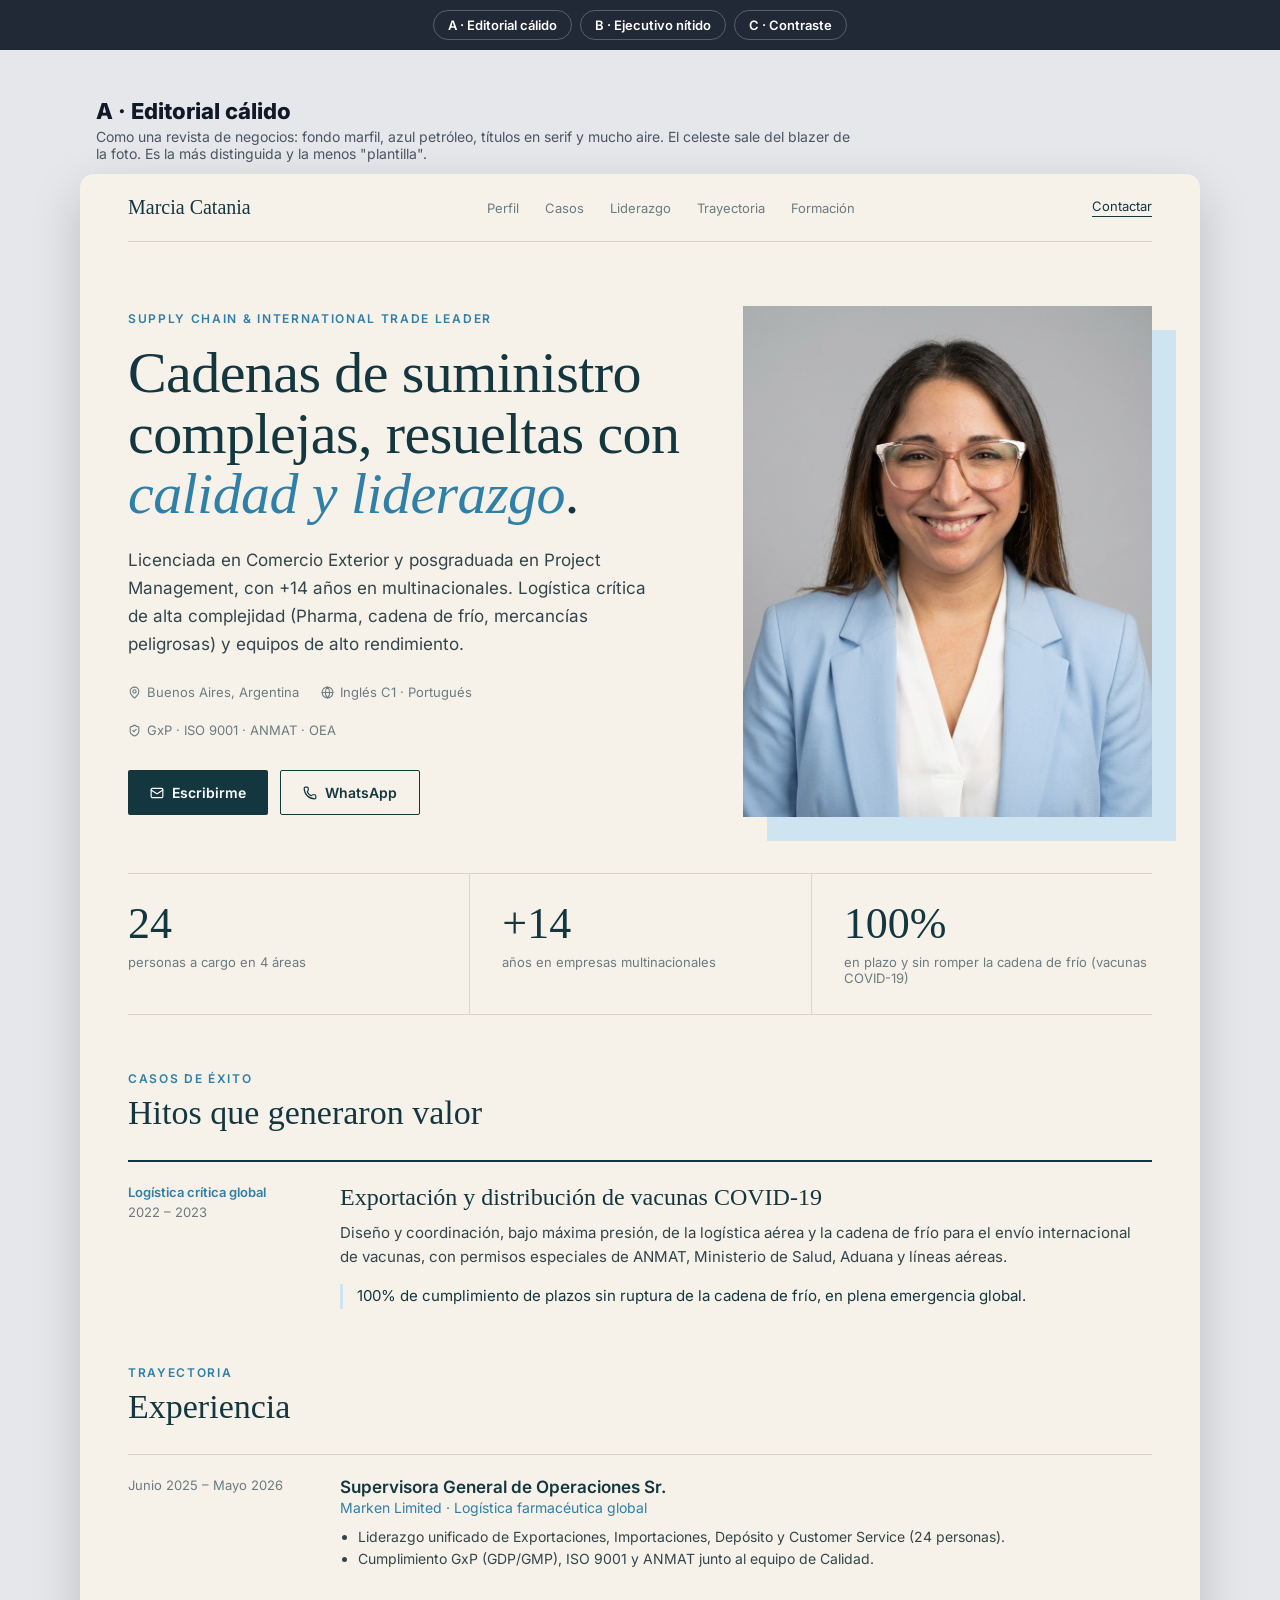
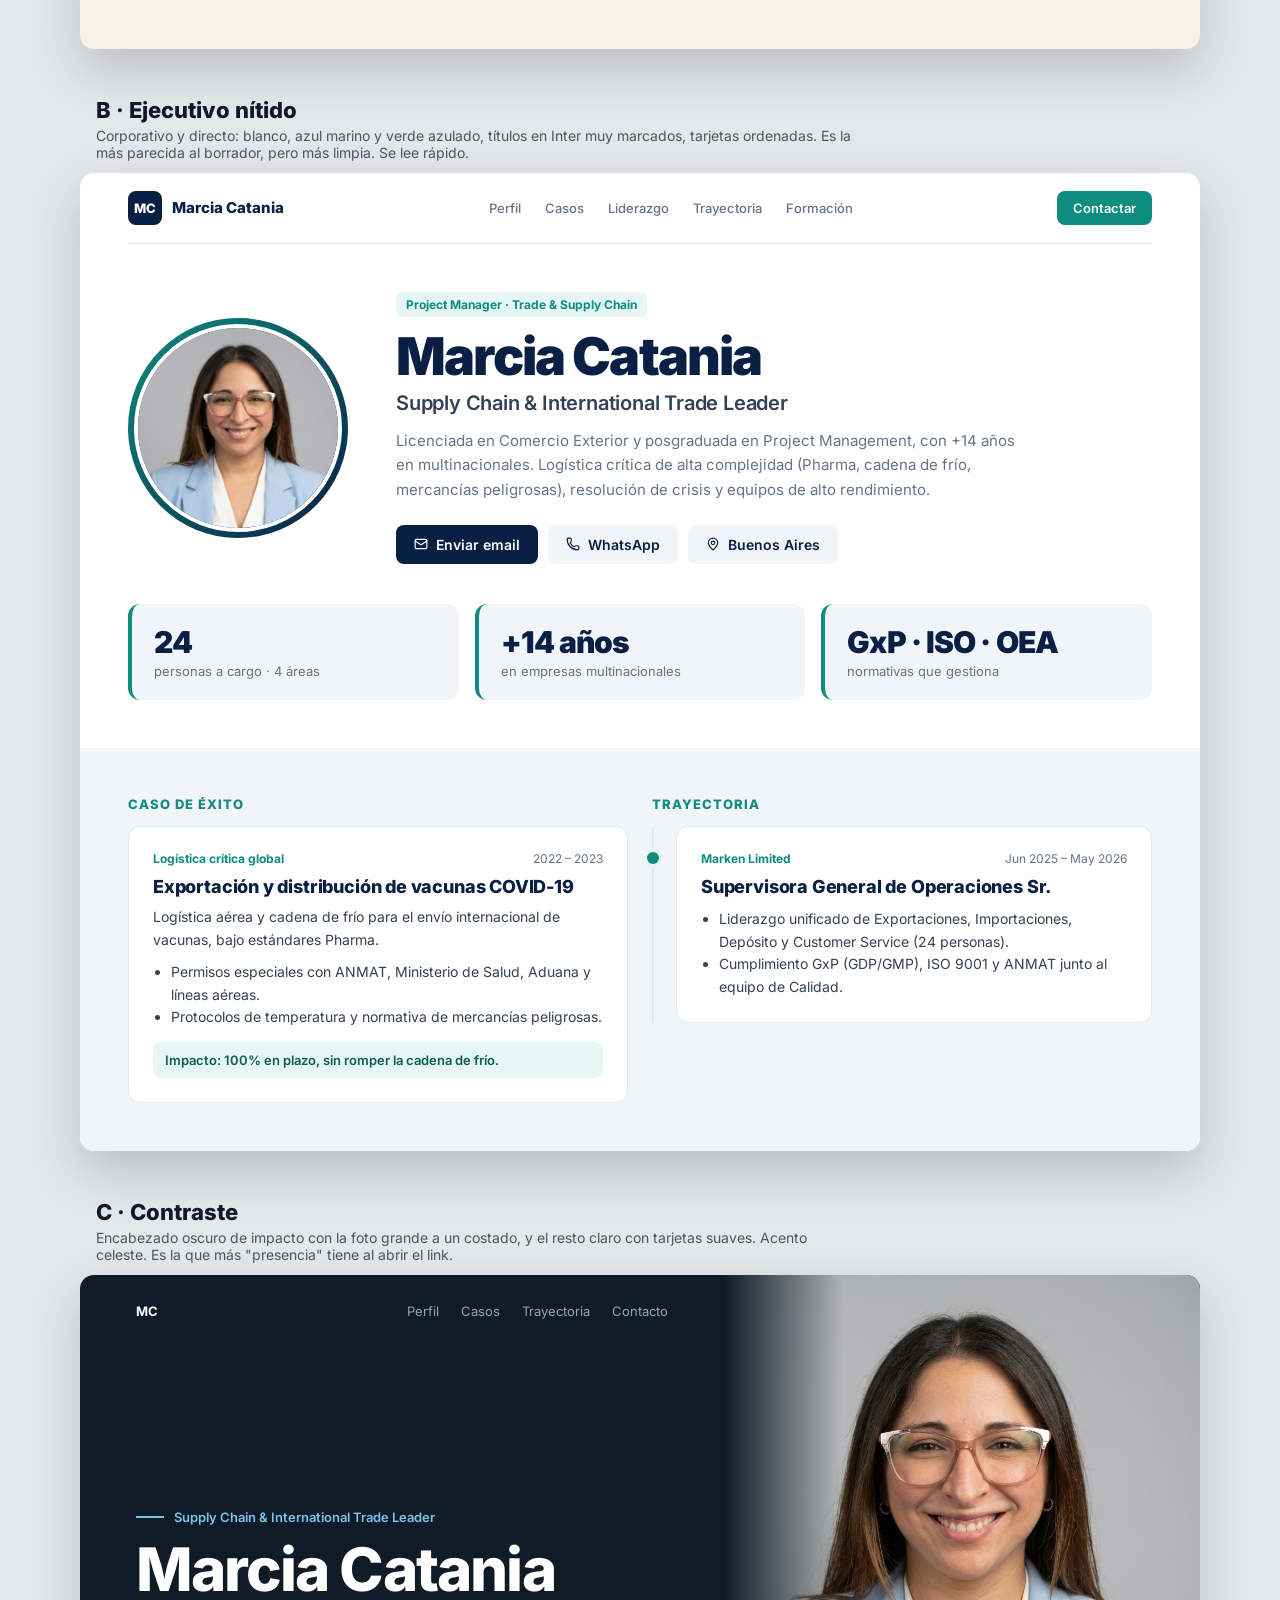
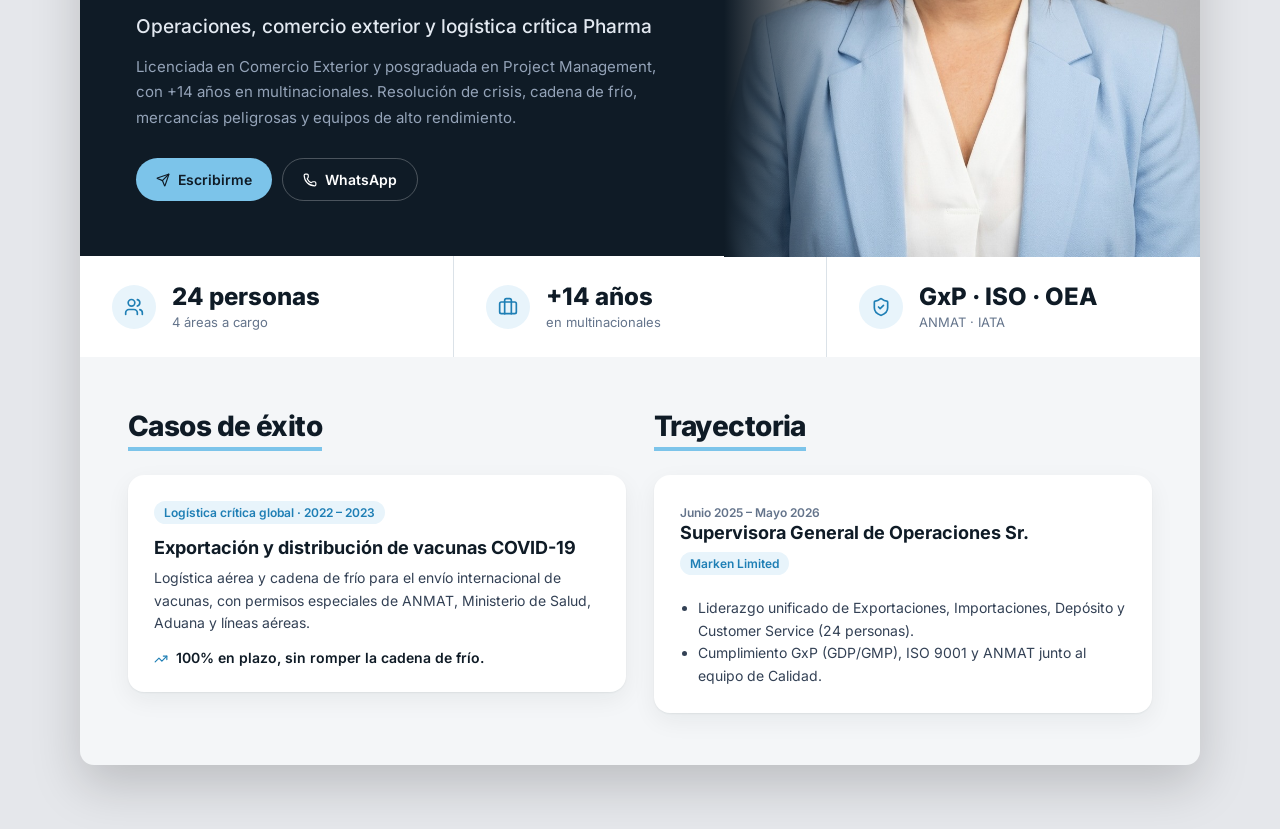
<file: propuestas/index.html>
<!DOCTYPE html>
<html lang="es">
<head>
    <meta charset="UTF-8">
    <meta name="viewport" content="width=device-width, initial-scale=1.0">
    <title>Propuestas de diseño</title>
    <link rel="stylesheet" href="../sitio/fuentes/fuentes.css">
    <style>
        /* Página de muestra (paso 2): tres direcciones visuales para elegir. No se publica.
           CSS propio, sin Tailwind, para no mezclarlo con el sitio. La serif de la A es Georgia (viene con Windows);
           si se elige, se baja una serif libre (Fraunces o Source Serif) a sitio/fuentes/. */
        * { box-sizing: border-box; margin: 0; padding: 0; }
        body { font-family: 'Inter', sans-serif; background: #e5e7eb; color: #1f2937; -webkit-font-smoothing: antialiased; }
        img { display: block; max-width: 100%; }
        svg.lucide { width: 1em; height: 1em; }

        /* Barra para saltar entre propuestas */
        .selector { position: sticky; top: 0; z-index: 50; display: flex; gap: 8px; justify-content: center; flex-wrap: wrap;
                    padding: 10px 16px; background: rgba(17,24,39,.92); backdrop-filter: blur(8px); }
        .selector a { color: #fff; text-decoration: none; font-size: 13px; font-weight: 600; padding: 6px 14px;
                      border-radius: 999px; border: 1px solid rgba(255,255,255,.25); }
        .selector a:hover { background: rgba(255,255,255,.12); }
        .rotulo { max-width: 1120px; margin: 48px auto 12px; padding: 0 16px; }
        .rotulo h2 { font-size: 22px; font-weight: 800; color: #111827; }
        .rotulo p { font-size: 14px; color: #4b5563; margin-top: 4px; max-width: 760px; }
        .muestra { max-width: 1120px; margin: 0 auto; border-radius: 14px; overflow: hidden; box-shadow: 0 20px 50px rgba(0,0,0,.18); }
        @media (max-width: 1150px) { .muestra { margin: 0 16px; } }
        .envoltura { padding: 0 48px; }
        @media (max-width: 720px) { .envoltura { padding: 0 20px; } }

        /* ============ A · EDITORIAL CÁLIDO ============ */
        .a { --fondo: #f6f2ea; --tinta: #13363f; --texto: #33454b; --suave: #6b7b80; --acento: #2f7fa8; --celeste: #cfe4f1; --linea: #ddd5c6;
             background: var(--fondo); color: var(--texto); }
        .a .serif { font-family: Georgia, 'Times New Roman', serif; }
        .a nav { display: flex; justify-content: space-between; align-items: center; padding: 22px 0; border-bottom: 1px solid var(--linea); }
        .a nav .marca { font-family: Georgia, serif; font-size: 20px; color: var(--tinta); }
        .a nav ul { display: flex; gap: 26px; list-style: none; font-size: 13px; color: var(--suave); }
        .a nav .boton { font-size: 13px; color: var(--tinta); border-bottom: 1px solid var(--tinta); padding-bottom: 2px; text-decoration: none; }
        .a .hero { display: grid; grid-template-columns: 1.35fr 1fr; gap: 64px; align-items: center; padding: 64px 0 56px; }
        .a .volanta { font-size: 12px; letter-spacing: .14em; text-transform: uppercase; color: var(--acento); font-weight: 600; }
        .a h1 { font-family: Georgia, serif; font-weight: 400; font-size: 58px; line-height: 1.04; color: var(--tinta); margin: 16px 0 22px; letter-spacing: -.01em; }
        .a h1 em { color: var(--acento); }
        .a .bajada { font-size: 17px; line-height: 1.65; max-width: 540px; }
        .a .datos { display: flex; gap: 22px; flex-wrap: wrap; margin-top: 26px; font-size: 13px; color: var(--suave); }
        .a .datos span { display: inline-flex; align-items: center; gap: 6px; }
        .a .acciones { display: flex; gap: 12px; margin-top: 32px; }
        .a .btn { display: inline-flex; align-items: center; gap: 8px; padding: 13px 22px; font-size: 14px; font-weight: 600; text-decoration: none; border-radius: 2px; }
        .a .btn.primario { background: var(--tinta); color: #fff; }
        .a .btn.secundario { color: var(--tinta); border: 1px solid var(--tinta); }
        .a .foto { position: relative; }
        .a .foto::before { content: ""; position: absolute; inset: 24px -24px -24px 24px; background: var(--celeste); }
        .a .foto img { position: relative; aspect-ratio: 4/5; object-fit: cover; object-position: top; width: 100%; }
        .a .numeros { display: grid; grid-template-columns: repeat(3, 1fr); border-top: 1px solid var(--linea); border-bottom: 1px solid var(--linea); }
        .a .numeros div { padding: 28px 0; }
        .a .numeros div + div { border-left: 1px solid var(--linea); padding-left: 32px; }
        .a .numeros b { display: block; font-family: Georgia, serif; font-weight: 400; font-size: 44px; color: var(--tinta); line-height: 1; }
        .a .numeros small { display: block; font-size: 13px; color: var(--suave); margin-top: 8px; }
        .a .seccion { padding: 56px 0; }
        .a .seccion h3 { font-family: Georgia, serif; font-weight: 400; font-size: 34px; color: var(--tinta); margin-bottom: 28px; }
        .a .seccion h3 span { font-family: 'Inter', sans-serif; font-size: 12px; letter-spacing: .14em; text-transform: uppercase; color: var(--acento); font-weight: 600; display: block; margin-bottom: 8px; }
        .a .caso { display: grid; grid-template-columns: 180px 1fr; gap: 32px; border-top: 2px solid var(--tinta); padding-top: 22px; }
        .a .caso .meta { font-size: 13px; color: var(--suave); }
        .a .caso .meta b { display: block; color: var(--acento); font-weight: 600; margin-bottom: 4px; }
        .a .caso h4 { font-family: Georgia, serif; font-weight: 400; font-size: 24px; color: var(--tinta); margin-bottom: 10px; }
        .a .caso p { font-size: 15px; line-height: 1.65; }
        .a .caso .impacto { margin-top: 14px; padding-left: 14px; border-left: 3px solid var(--celeste); color: var(--tinta); }
        .a .puesto { display: grid; grid-template-columns: 180px 1fr; gap: 32px; padding: 22px 0; border-top: 1px solid var(--linea); }
        .a .puesto .fecha { font-size: 13px; color: var(--suave); }
        .a .puesto h4 { font-size: 17px; color: var(--tinta); font-weight: 600; }
        .a .puesto .empresa { font-size: 14px; color: var(--acento); margin: 2px 0 10px; }
        .a .puesto li { font-size: 14px; line-height: 1.6; margin-left: 18px; }

        /* ============ B · EJECUTIVO NÍTIDO ============ */
        .b { --marino: #0a1f44; --texto: #334155; --suave: #64748b; --acento: #0e8c7e; --panel: #f1f5f9; --linea: #e2e8f0;
             background: #fff; color: var(--texto); }
        .b nav { display: flex; justify-content: space-between; align-items: center; padding: 18px 0; }
        .b nav .marca { display: flex; align-items: center; gap: 10px; font-weight: 800; color: var(--marino); font-size: 15px; }
        .b nav .marca i { width: 34px; height: 34px; border-radius: 8px; background: var(--marino); color: #fff; display: grid; place-items: center; font-style: normal; font-size: 13px; }
        .b nav ul { display: flex; gap: 24px; list-style: none; font-size: 13px; font-weight: 500; color: var(--suave); }
        .b nav .boton { background: var(--acento); color: #fff; font-size: 13px; font-weight: 600; padding: 9px 16px; border-radius: 8px; text-decoration: none; }
        .b .hero { display: grid; grid-template-columns: auto 1fr; gap: 48px; align-items: center; padding: 48px 0 40px; border-top: 1px solid var(--linea); }
        .b .foto { width: 220px; height: 220px; border-radius: 50%; padding: 6px; background: linear-gradient(135deg, var(--acento), var(--marino)); }
        .b .foto img { width: 100%; height: 100%; border-radius: 50%; object-fit: cover; object-position: top; border: 4px solid #fff; }
        .b .etiqueta { display: inline-block; font-size: 12px; font-weight: 700; color: var(--acento); background: #e6f6f4; padding: 5px 10px; border-radius: 6px; }
        .b h1 { font-size: 52px; font-weight: 900; color: var(--marino); letter-spacing: -.035em; line-height: 1; margin: 14px 0 8px; }
        .b .cargo { font-size: 20px; font-weight: 600; color: var(--texto); letter-spacing: -.01em; }
        .b .bajada { font-size: 15px; line-height: 1.65; margin-top: 14px; max-width: 640px; color: var(--suave); }
        .b .acciones { display: flex; gap: 10px; margin-top: 22px; flex-wrap: wrap; }
        .b .btn { display: inline-flex; align-items: center; gap: 8px; padding: 11px 18px; font-size: 14px; font-weight: 600; text-decoration: none; border-radius: 8px; }
        .b .btn.primario { background: var(--marino); color: #fff; }
        .b .btn.secundario { background: var(--panel); color: var(--marino); }
        .b .numeros { display: grid; grid-template-columns: repeat(3, 1fr); gap: 16px; padding-bottom: 48px; }
        .b .numeros div { background: var(--panel); border-radius: 12px; padding: 20px 22px; border-left: 4px solid var(--acento); }
        .b .numeros b { display: block; font-size: 30px; font-weight: 900; color: var(--marino); letter-spacing: -.03em; }
        .b .numeros small { font-size: 13px; color: var(--suave); }
        .b .franja { background: var(--panel); padding: 48px 0; }
        .b .dos { display: grid; grid-template-columns: 1fr 1fr; gap: 24px; }
        .b h3 { font-size: 13px; font-weight: 800; letter-spacing: .08em; text-transform: uppercase; color: var(--acento); margin-bottom: 14px; }
        .b .tarjeta { background: #fff; border: 1px solid var(--linea); border-radius: 12px; padding: 24px; }
        .b .tarjeta .arriba { display: flex; justify-content: space-between; font-size: 12px; color: var(--suave); margin-bottom: 10px; }
        .b .tarjeta .arriba b { color: var(--acento); font-weight: 700; }
        .b .tarjeta h4 { font-size: 18px; font-weight: 800; color: var(--marino); letter-spacing: -.01em; margin-bottom: 8px; line-height: 1.25; }
        .b .tarjeta p, .b .tarjeta li { font-size: 14px; line-height: 1.6; }
        .b .tarjeta ul { margin: 10px 0 0 18px; }
        .b .impacto { margin-top: 14px; background: #e6f6f4; color: #0b5e55; font-size: 13px; font-weight: 600; padding: 10px 12px; border-radius: 8px; }
        .b .linea-tiempo { border-left: 2px solid var(--linea); padding-left: 22px; position: relative; }
        .b .linea-tiempo::before { content: ""; position: absolute; left: -7px; top: 26px; width: 12px; height: 12px; border-radius: 50%; background: var(--acento); box-shadow: 0 0 0 4px #e6f6f4; }

        /* ============ C · CONTRASTE ============ */
        .c { --noche: #0f1b26; --texto: #334155; --suave: #64748b; --acento: #7cc4ea; --acento-osc: #1f7fb5; --fondo: #f4f6f8;
             background: var(--fondo); color: var(--texto); }
        .c .hero { display: grid; grid-template-columns: 1.15fr .85fr; background: var(--noche); color: #cbd5e1; min-height: 560px; }
        .c .hero .texto { padding: 28px 56px 56px; display: flex; flex-direction: column; }
        @media (max-width: 720px) { .c .hero .texto { padding: 24px 20px 40px; } }
        .c nav { display: flex; gap: 22px; font-size: 13px; color: #94a3b8; margin-bottom: auto; flex-wrap: wrap; }
        .c nav b { color: #fff; margin-right: auto; font-weight: 700; }
        .c .volanta { margin-top: 56px; font-size: 13px; color: var(--acento); font-weight: 600; display: flex; align-items: center; gap: 10px; }
        .c .volanta::before { content: ""; width: 28px; height: 2px; background: var(--acento); }
        .c h1 { color: #fff; font-size: 60px; font-weight: 800; letter-spacing: -.03em; line-height: 1; margin: 14px 0 16px; }
        .c .cargo { font-size: 19px; color: #e2e8f0; font-weight: 500; }
        .c .bajada { font-size: 15px; line-height: 1.7; margin-top: 16px; max-width: 520px; color: #94a3b8; }
        .c .acciones { display: flex; gap: 10px; margin-top: 28px; flex-wrap: wrap; }
        .c .btn { display: inline-flex; align-items: center; gap: 8px; padding: 12px 20px; font-size: 14px; font-weight: 600; text-decoration: none; border-radius: 999px; }
        .c .btn.primario { background: var(--acento); color: var(--noche); }
        .c .btn.secundario { color: #fff; border: 1px solid rgba(255,255,255,.25); }
        .c .hero .foto { position: relative; }
        .c .hero .foto img { width: 100%; height: 100%; object-fit: cover; object-position: top; }
        .c .hero .foto::after { content: ""; position: absolute; inset: 0; background: linear-gradient(90deg, var(--noche) 0%, transparent 25%); }
        .c .numeros { display: grid; grid-template-columns: repeat(3, 1fr); gap: 1px; background: #dbe2e8; margin-top: -1px; }
        .c .numeros div { background: #fff; padding: 26px 32px; display: flex; align-items: center; gap: 16px; }
        .c .numeros .icono { width: 44px; height: 44px; border-radius: 50%; background: #e8f4fb; color: var(--acento-osc); display: grid; place-items: center; font-size: 20px; flex-shrink: 0; }
        .c .numeros b { display: block; font-size: 24px; font-weight: 800; color: var(--noche); }
        .c .numeros small { font-size: 13px; color: var(--suave); }
        .c .seccion { padding-top: 52px; padding-bottom: 52px; }
        .c h3 { font-size: 28px; font-weight: 800; color: var(--noche); letter-spacing: -.02em; margin-bottom: 24px; display: inline-block; border-bottom: 4px solid var(--acento); padding-bottom: 4px; }
        .c .dos { display: grid; grid-template-columns: 1fr 1fr; gap: 28px; }
        .c .tarjeta { background: #fff; border-radius: 16px; padding: 26px; box-shadow: 0 1px 2px rgba(15,27,38,.06), 0 8px 24px rgba(15,27,38,.06); }
        .c .tarjeta .chip { display: inline-block; font-size: 12px; font-weight: 600; color: var(--acento-osc); background: #e8f4fb; padding: 4px 10px; border-radius: 999px; margin-bottom: 12px; }
        .c .tarjeta h4 { font-size: 18px; font-weight: 700; color: var(--noche); margin-bottom: 8px; line-height: 1.3; }
        .c .tarjeta p, .c .tarjeta li { font-size: 14px; line-height: 1.6; }
        .c .tarjeta ul { margin: 10px 0 0 18px; }
        .c .impacto { display: flex; gap: 8px; margin-top: 14px; font-size: 14px; color: var(--noche); font-weight: 600; }
        .c .impacto svg { color: var(--acento-osc); flex-shrink: 0; margin-top: 3px; }
        .c .tarjeta .fecha { font-size: 12px; color: var(--suave); font-weight: 600; }

        /* Celular: todo en una columna */
        @media (max-width: 860px) {
            .a .hero, .b .hero, .c .hero, .a .caso, .a .puesto, .b .dos, .c .dos { grid-template-columns: 1fr; }
            .a nav ul, .b nav ul { display: none; }
            .a h1 { font-size: 40px; } .b h1 { font-size: 38px; } .c h1 { font-size: 42px; }
            .a .numeros, .b .numeros, .c .numeros { grid-template-columns: 1fr; }
            .a .numeros div + div { border-left: 0; padding-left: 0; border-top: 1px solid var(--linea); }
            .a .foto { max-width: 320px; margin-right: 24px; }
            .c .hero .foto { height: 380px; order: -1; }
            .c .hero .foto::after { background: linear-gradient(0deg, var(--noche) 0%, transparent 35%); }
            .c .volanta { margin-top: 8px; }
        }
    </style>
</head>
<body>

<div class="selector">
    <a href="#a">A · Editorial cálido</a>
    <a href="#b">B · Ejecutivo nítido</a>
    <a href="#c">C · Contraste</a>
</div>

<!-- ======================= A ======================= -->
<div class="rotulo" id="a">
    <h2>A · Editorial cálido</h2>
    <p>Como una revista de negocios: fondo marfil, azul petróleo, títulos en serif y mucho aire. El celeste sale del blazer de la foto. Es la más distinguida y la menos "plantilla".</p>
</div>
<div class="muestra a">
    <div class="envoltura">
        <nav>
            <span class="marca">Marcia Catania</span>
            <ul><li>Perfil</li><li>Casos</li><li>Liderazgo</li><li>Trayectoria</li><li>Formación</li></ul>
            <a class="boton" href="#a">Contactar</a>
        </nav>
        <section class="hero">
            <div>
                <span class="volanta">Supply Chain & International Trade Leader</span>
                <h1>Cadenas de suministro complejas, resueltas con <em>calidad y liderazgo</em>.</h1>
                <p class="bajada">Licenciada en Comercio Exterior y posgraduada en Project Management, con +14 años en multinacionales. Logística crítica de alta complejidad (Pharma, cadena de frío, mercancías peligrosas) y equipos de alto rendimiento.</p>
                <div class="datos">
                    <span><i data-lucide="map-pin"></i> Buenos Aires, Argentina</span>
                    <span><i data-lucide="globe"></i> Inglés C1 · Portugués</span>
                    <span><i data-lucide="shield-check"></i> GxP · ISO 9001 · ANMAT · OEA</span>
                </div>
                <div class="acciones">
                    <a class="btn primario" href="#a"><i data-lucide="mail"></i> Escribirme</a>
                    <a class="btn secundario" href="#a"><i data-lucide="phone"></i> WhatsApp</a>
                </div>
            </div>
            <div class="foto"><img src="../sitio/img/marcia.jpg" alt="Marcia Catania"></div>
        </section>
        <div class="numeros">
            <div><b>24</b><small>personas a cargo en 4 áreas</small></div>
            <div><b>+14</b><small>años en empresas multinacionales</small></div>
            <div><b>100%</b><small>en plazo y sin romper la cadena de frío (vacunas COVID-19)</small></div>
        </div>
        <section class="seccion">
            <h3><span>Casos de éxito</span>Hitos que generaron valor</h3>
            <div class="caso">
                <div class="meta"><b>Logística crítica global</b>2022 – 2023</div>
                <div>
                    <h4>Exportación y distribución de vacunas COVID-19</h4>
                    <p>Diseño y coordinación, bajo máxima presión, de la logística aérea y la cadena de frío para el envío internacional de vacunas, con permisos especiales de ANMAT, Ministerio de Salud, Aduana y líneas aéreas.</p>
                    <p class="impacto">100% de cumplimiento de plazos sin ruptura de la cadena de frío, en plena emergencia global.</p>
                </div>
            </div>
        </section>
        <section class="seccion" style="padding-top:0">
            <h3><span>Trayectoria</span>Experiencia</h3>
            <div class="puesto">
                <div class="fecha">Junio 2025 – Mayo 2026</div>
                <div>
                    <h4>Supervisora General de Operaciones Sr.</h4>
                    <div class="empresa">Marken Limited · Logística farmacéutica global</div>
                    <ul>
                        <li>Liderazgo unificado de Exportaciones, Importaciones, Depósito y Customer Service (24 personas).</li>
                        <li>Cumplimiento GxP (GDP/GMP), ISO 9001 y ANMAT junto al equipo de Calidad.</li>
                    </ul>
                </div>
            </div>
        </section>
    </div>
</div>

<!-- ======================= B ======================= -->
<div class="rotulo" id="b">
    <h2>B · Ejecutivo nítido</h2>
    <p>Corporativo y directo: blanco, azul marino y verde azulado, títulos en Inter muy marcados, tarjetas ordenadas. Es la más parecida al borrador, pero más limpia. Se lee rápido.</p>
</div>
<div class="muestra b">
    <div class="envoltura">
        <nav>
            <span class="marca"><i>MC</i> Marcia Catania</span>
            <ul><li>Perfil</li><li>Casos</li><li>Liderazgo</li><li>Trayectoria</li><li>Formación</li></ul>
            <a class="boton" href="#b">Contactar</a>
        </nav>
        <section class="hero">
            <div class="foto"><img src="../sitio/img/marcia.jpg" alt="Marcia Catania"></div>
            <div>
                <span class="etiqueta">Project Manager · Trade & Supply Chain</span>
                <h1>Marcia Catania</h1>
                <div class="cargo">Supply Chain & International Trade Leader</div>
                <p class="bajada">Licenciada en Comercio Exterior y posgraduada en Project Management, con +14 años en multinacionales. Logística crítica de alta complejidad (Pharma, cadena de frío, mercancías peligrosas), resolución de crisis y equipos de alto rendimiento.</p>
                <div class="acciones">
                    <a class="btn primario" href="#b"><i data-lucide="mail"></i> Enviar email</a>
                    <a class="btn secundario" href="#b"><i data-lucide="phone"></i> WhatsApp</a>
                    <a class="btn secundario" href="#b"><i data-lucide="map-pin"></i> Buenos Aires</a>
                </div>
            </div>
        </section>
        <div class="numeros">
            <div><b>24</b><small>personas a cargo · 4 áreas</small></div>
            <div><b>+14 años</b><small>en empresas multinacionales</small></div>
            <div><b>GxP · ISO · OEA</b><small>normativas que gestiona</small></div>
        </div>
    </div>
    <div class="franja">
        <div class="envoltura dos">
            <div>
                <h3>Caso de éxito</h3>
                <div class="tarjeta">
                    <div class="arriba"><b>Logística crítica global</b><span>2022 – 2023</span></div>
                    <h4>Exportación y distribución de vacunas COVID-19</h4>
                    <p>Logística aérea y cadena de frío para el envío internacional de vacunas, bajo estándares Pharma.</p>
                    <ul>
                        <li>Permisos especiales con ANMAT, Ministerio de Salud, Aduana y líneas aéreas.</li>
                        <li>Protocolos de temperatura y normativa de mercancías peligrosas.</li>
                    </ul>
                    <div class="impacto">Impacto: 100% en plazo, sin romper la cadena de frío.</div>
                </div>
            </div>
            <div>
                <h3>Trayectoria</h3>
                <div class="linea-tiempo">
                    <div class="tarjeta">
                        <div class="arriba"><b>Marken Limited</b><span>Jun 2025 – May 2026</span></div>
                        <h4>Supervisora General de Operaciones Sr.</h4>
                        <ul>
                            <li>Liderazgo unificado de Exportaciones, Importaciones, Depósito y Customer Service (24 personas).</li>
                            <li>Cumplimiento GxP (GDP/GMP), ISO 9001 y ANMAT junto al equipo de Calidad.</li>
                        </ul>
                    </div>
                </div>
            </div>
        </div>
    </div>
</div>

<!-- ======================= C ======================= -->
<div class="rotulo" id="c">
    <h2>C · Contraste</h2>
    <p>Encabezado oscuro de impacto con la foto grande a un costado, y el resto claro con tarjetas suaves. Acento celeste. Es la que más "presencia" tiene al abrir el link.</p>
</div>
<div class="muestra c">
    <section class="hero">
        <div class="texto">
            <nav><b>MC</b><span>Perfil</span><span>Casos</span><span>Trayectoria</span><span>Contacto</span></nav>
            <span class="volanta">Supply Chain & International Trade Leader</span>
            <h1>Marcia Catania</h1>
            <div class="cargo">Operaciones, comercio exterior y logística crítica Pharma</div>
            <p class="bajada">Licenciada en Comercio Exterior y posgraduada en Project Management, con +14 años en multinacionales. Resolución de crisis, cadena de frío, mercancías peligrosas y equipos de alto rendimiento.</p>
            <div class="acciones">
                <a class="btn primario" href="#c"><i data-lucide="send"></i> Escribirme</a>
                <a class="btn secundario" href="#c"><i data-lucide="phone"></i> WhatsApp</a>
            </div>
        </div>
        <div class="foto"><img src="../sitio/img/marcia.jpg" alt="Marcia Catania"></div>
    </section>
    <div class="numeros">
        <div><span class="icono"><i data-lucide="users"></i></span><span><b>24 personas</b><small>4 áreas a cargo</small></span></div>
        <div><span class="icono"><i data-lucide="briefcase"></i></span><span><b>+14 años</b><small>en multinacionales</small></span></div>
        <div><span class="icono"><i data-lucide="shield-check"></i></span><span><b>GxP · ISO · OEA</b><small>ANMAT · IATA</small></span></div>
    </div>
    <div class="envoltura seccion">
        <div class="dos">
            <div>
                <h3>Casos de éxito</h3>
                <div class="tarjeta">
                    <span class="chip">Logística crítica global · 2022 – 2023</span>
                    <h4>Exportación y distribución de vacunas COVID-19</h4>
                    <p>Logística aérea y cadena de frío para el envío internacional de vacunas, con permisos especiales de ANMAT, Ministerio de Salud, Aduana y líneas aéreas.</p>
                    <div class="impacto"><i data-lucide="trending-up"></i> 100% en plazo, sin romper la cadena de frío.</div>
                </div>
            </div>
            <div>
                <h3>Trayectoria</h3>
                <div class="tarjeta">
                    <span class="fecha">Junio 2025 – Mayo 2026</span>
                    <h4>Supervisora General de Operaciones Sr.</h4>
                    <span class="chip">Marken Limited</span>
                    <ul>
                        <li>Liderazgo unificado de Exportaciones, Importaciones, Depósito y Customer Service (24 personas).</li>
                        <li>Cumplimiento GxP (GDP/GMP), ISO 9001 y ANMAT junto al equipo de Calidad.</li>
                    </ul>
                </div>
            </div>
        </div>
    </div>
</div>

<div style="height:64px"></div>
<script src="../sitio/js/vendor/lucide.min.js"></script>
<script>lucide.createIcons();</script>
</body>
</html>
</file>
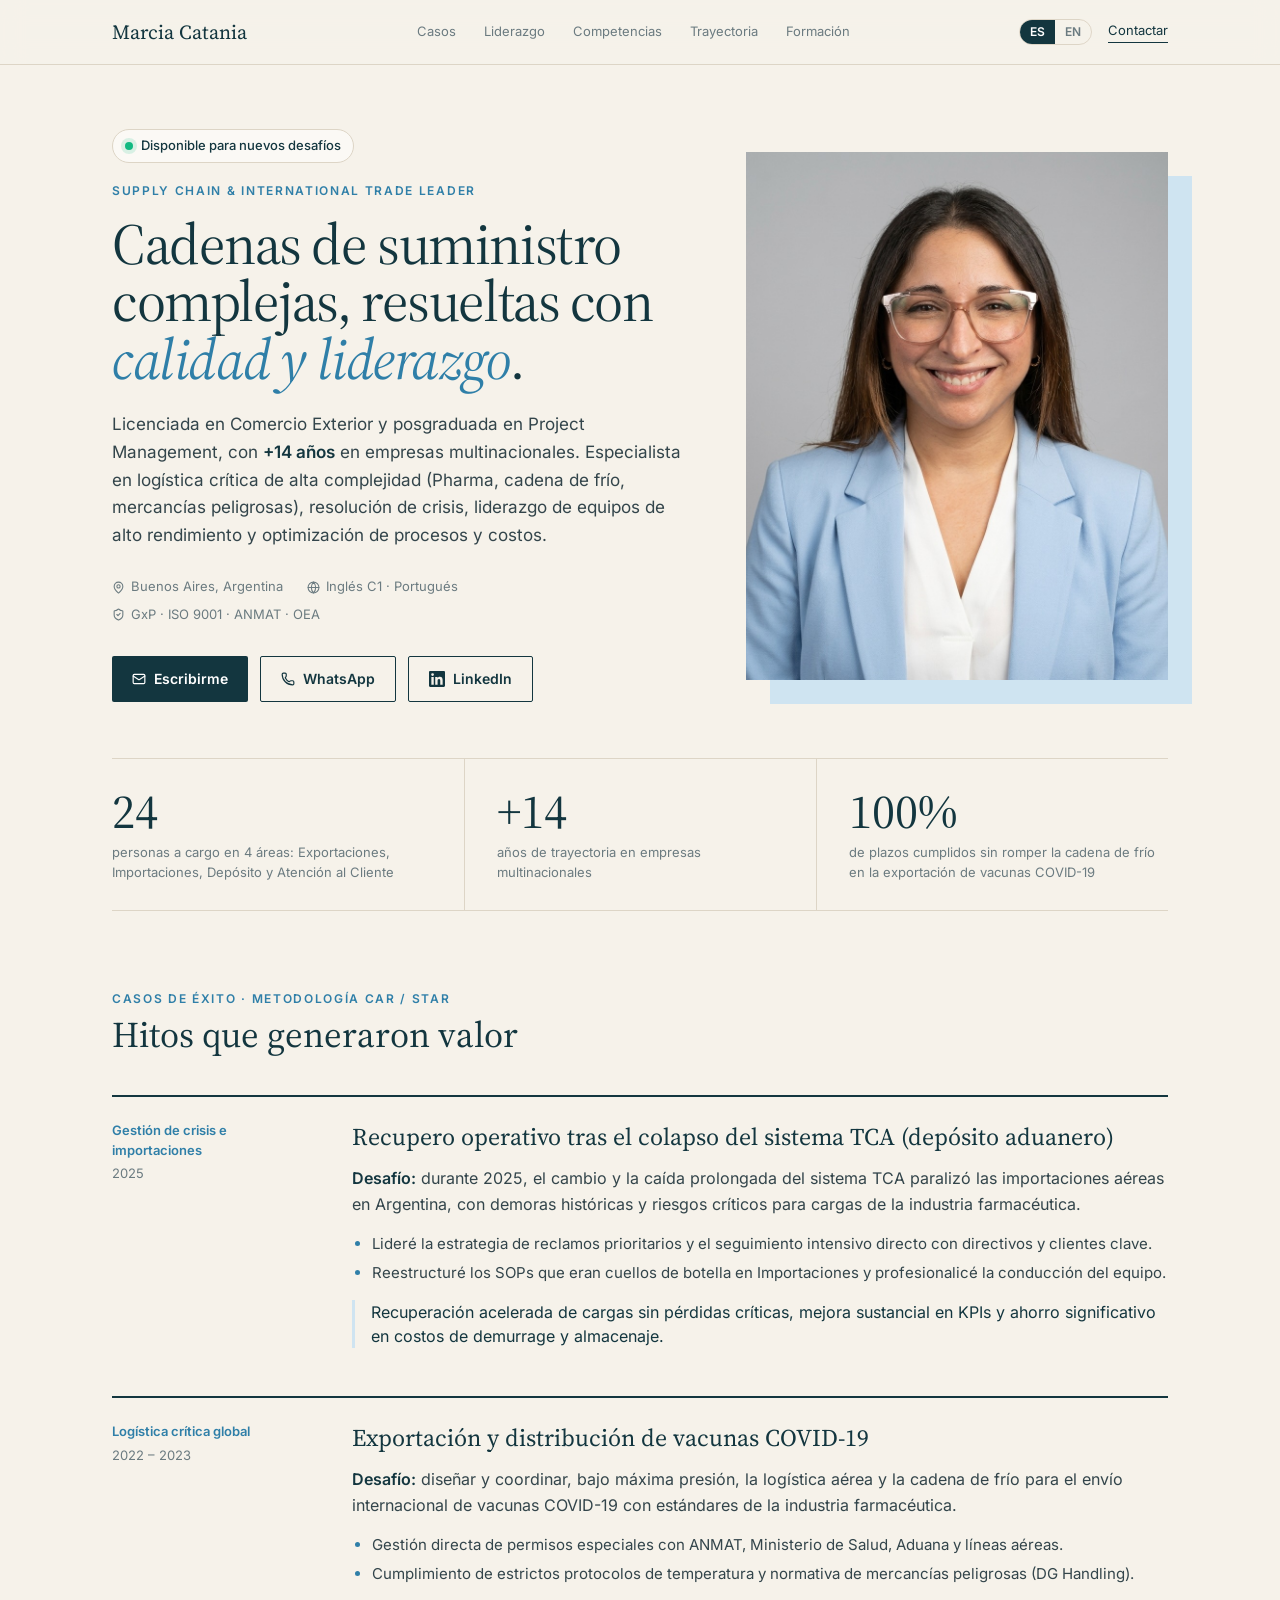
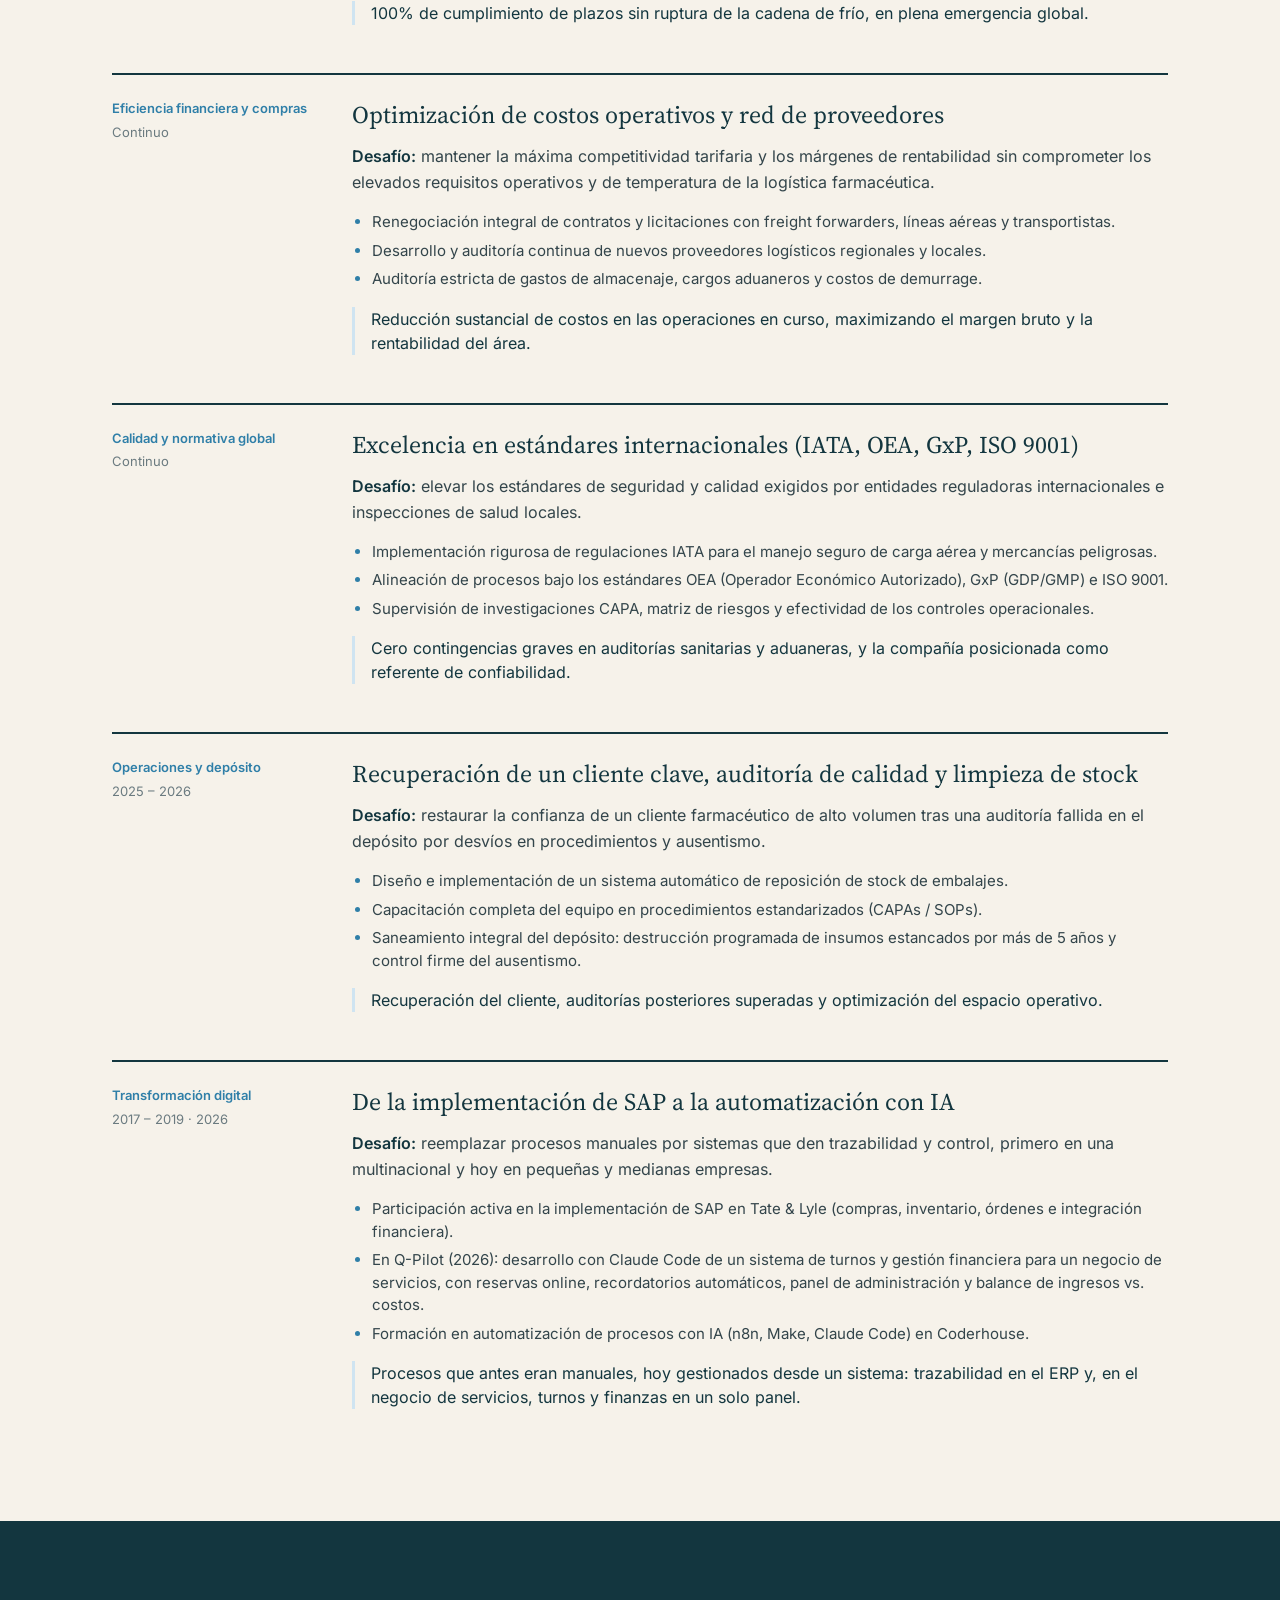
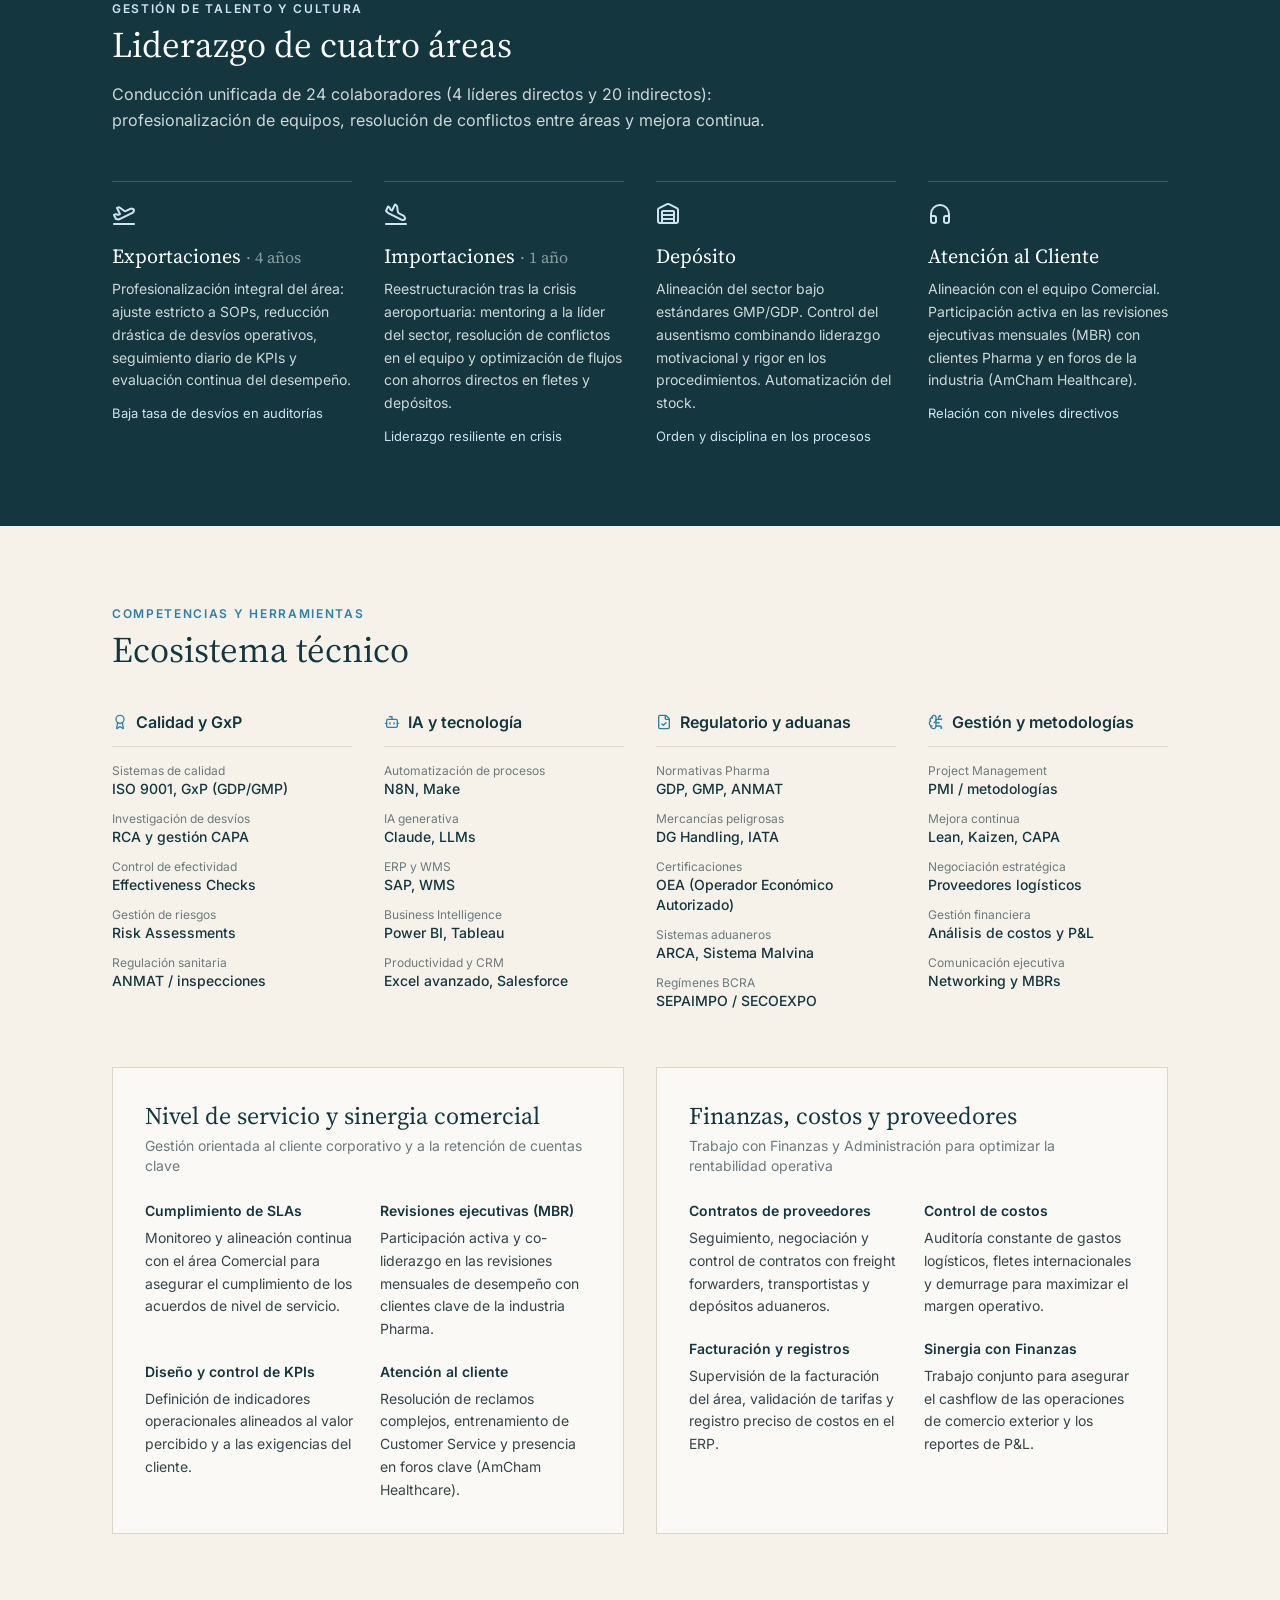
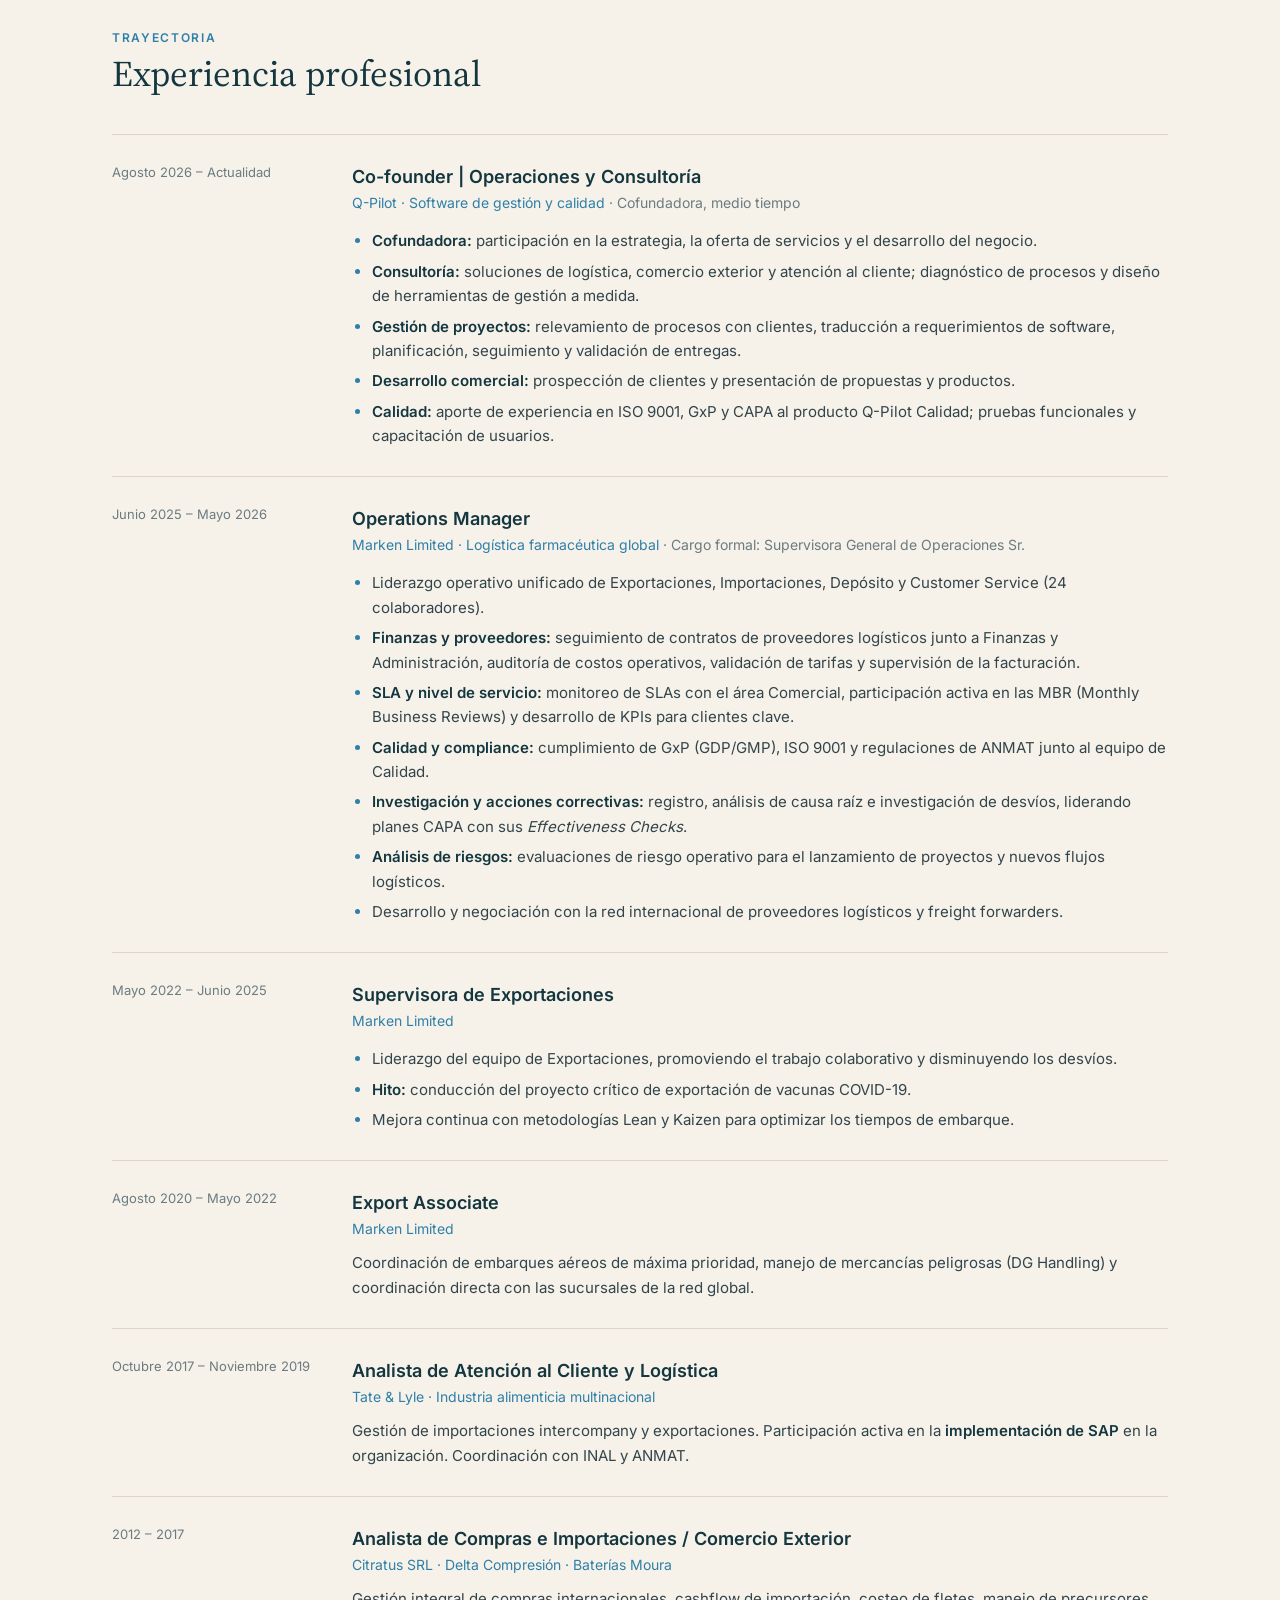
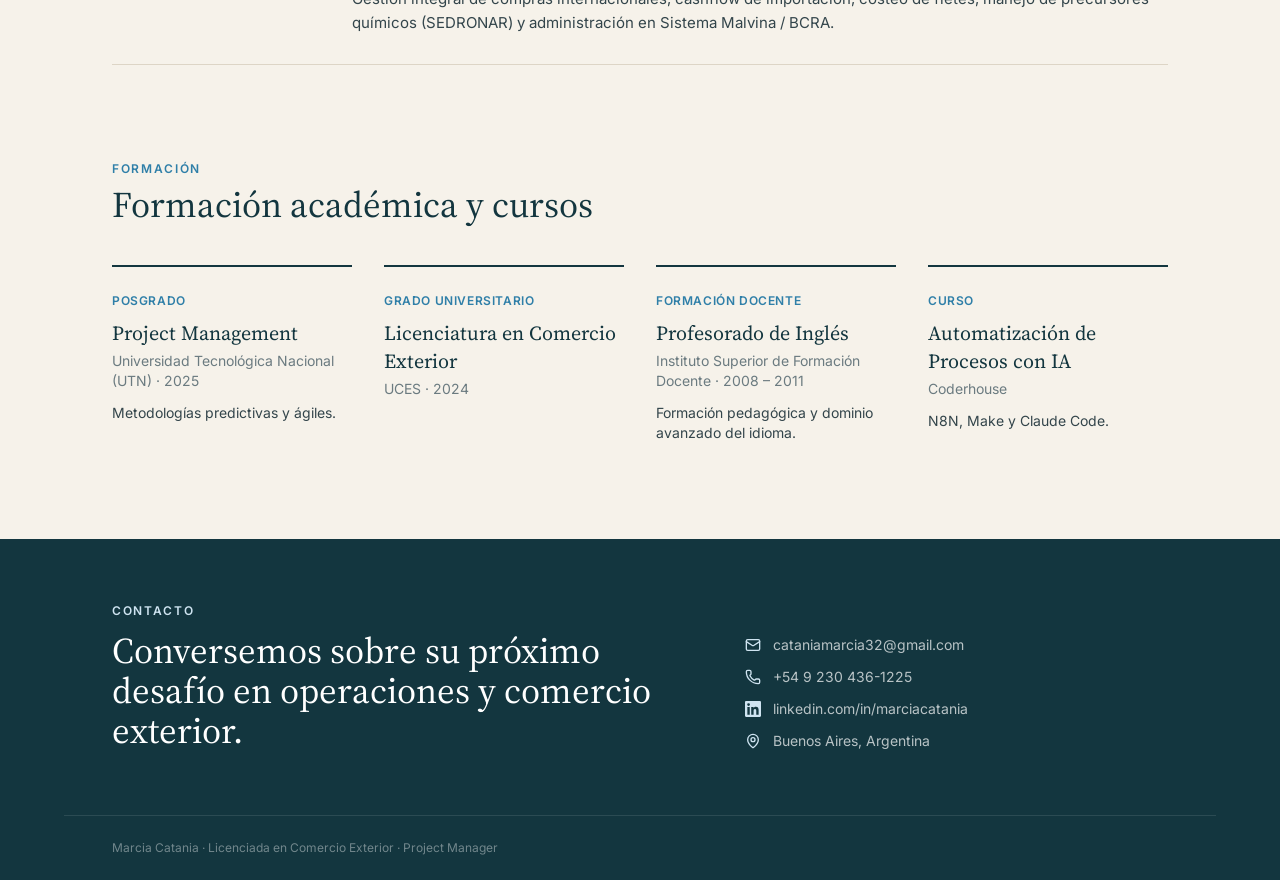
<file: sitio/index.html>
<!DOCTYPE html>
<html lang="es">
<head>
    <meta charset="UTF-8">
    <meta name="viewport" content="width=device-width, initial-scale=1.0">
    <title>Marcia Catania · Supply Chain & International Trade Leader</title>
    <meta name="description" content="Licenciada en Comercio Exterior y posgraduada en Project Management, con +14 años en multinacionales. Logística crítica Pharma, cadena de frío, gestión de crisis y liderazgo de equipos.">
    <meta name="theme-color" content="#13363f">

    <!-- Ícono de la pestaña y de la pantalla de inicio del celular -->
    <link rel="icon" href="img/favicon.svg" type="image/svg+xml">
    <link rel="apple-touch-icon" href="img/icono-180.png">

    <!-- Las dos versiones se avisan entre sí (Google muestra la del idioma de cada uno) -->
    <link rel="alternate" hreflang="es" href="./">
    <link rel="alternate" hreflang="en" href="en/">

    <!-- Vista previa al pegar el link en WhatsApp / LinkedIn (Open Graph). La imagen sale de scripts/armar_imagenes.py.
         WhatsApp y LinkedIn necesitan la dirección completa: si cambia, correr scripts/poner_url.py. -->
    <meta property="og:type" content="profile">
    <meta property="og:url" content="https://cataniamarcia32-sys.github.io/Perfil-Marcia-Catania/">
    <meta property="og:locale" content="es_AR">
    <meta property="og:title" content="Marcia Catania · Supply Chain & International Trade Leader">
    <meta property="og:description" content="Operaciones, comercio exterior y logística crítica Pharma. +14 años en multinacionales, 24 personas a cargo.">
    <meta property="og:image" content="https://cataniamarcia32-sys.github.io/Perfil-Marcia-Catania/img/vista-previa.jpg">
    <meta property="og:image:width" content="1200">
    <meta property="og:image:height" content="630">
    <meta property="og:image:alt" content="Marcia Catania · Supply Chain & International Trade Leader">
    <meta name="twitter:card" content="summary_large_image">
    <meta name="twitter:image" content="https://cataniamarcia32-sys.github.io/Perfil-Marcia-Catania/img/vista-previa.jpg">

    <link rel="stylesheet" href="fuentes/fuentes.css">
    <link rel="stylesheet" href="css/app.css">
</head>
<body>

    <!-- MENÚ FIJO -->
    <header class="sticky top-0 z-50 bg-fondo/90 backdrop-blur-md border-b border-linea">
        <nav class="envoltura flex items-center justify-between h-16">
            <a href="#inicio" class="font-serif text-xl text-tinta">Marcia Catania</a>
            <ul class="hidden md:flex items-center gap-7 text-[13px] text-suave">
                <li><a href="#casos" class="enlace-menu">Casos</a></li>
                <li><a href="#liderazgo" class="enlace-menu">Liderazgo</a></li>
                <li><a href="#competencias" class="enlace-menu">Competencias</a></li>
                <li><a href="#trayectoria" class="enlace-menu">Trayectoria</a></li>
                <li><a href="#formacion" class="enlace-menu">Formación</a></li>
            </ul>
            <div class="flex items-center gap-4">
                <!-- Selector de idioma: lleva a la otra versión (sitio/en/), en la misma sección -->
                <div class="idiomas" aria-label="Idioma">
                    <span aria-current="true">ES</span>
                    <a href="en/" class="cambiar-idioma" lang="en" hreflang="en">EN</a>
                </div>
                <a href="#contacto" class="hidden sm:inline text-[13px] text-tinta border-b border-tinta pb-0.5">Contactar</a>
                <button id="boton-menu" class="md:hidden text-tinta text-2xl p-1" aria-label="Abrir menú" aria-expanded="false" aria-controls="menu-celular">
                    <i data-lucide="menu"></i>
                </button>
            </div>
        </nav>
        <!-- Menú desplegable del celular -->
        <ul id="menu-celular" class="hidden md:hidden envoltura pb-4 text-sm text-tinta divide-y divide-linea">
            <li><a href="#casos" class="block py-3">Casos de éxito</a></li>
            <li><a href="#liderazgo" class="block py-3">Liderazgo</a></li>
            <li><a href="#competencias" class="block py-3">Competencias</a></li>
            <li><a href="#trayectoria" class="block py-3">Trayectoria</a></li>
            <li><a href="#formacion" class="block py-3">Formación</a></li>
            <li><a href="#contacto" class="block py-3 font-semibold">Contactar</a></li>
        </ul>
    </header>

    <main>
        <!-- ENCABEZADO -->
        <section id="inicio" class="envoltura grid lg:grid-cols-[1.35fr_1fr] gap-12 lg:gap-16 items-center pt-12 pb-14 lg:pt-16">
            <div>
                <!-- Sin puesto actual desde mayo 2026 (confirmado el 19/10) -->
                <span class="inline-flex items-center gap-2 mb-5 px-3 py-1.5 rounded-full bg-papel border border-linea text-[13px] font-medium text-tinta">
                    <span class="w-2 h-2 rounded-full bg-emerald-500 ring-4 ring-emerald-500/15"></span> Disponible para nuevos desafíos
                </span>
                <span class="volanta">Supply Chain & International Trade Leader</span>
                <h1 class="font-serif font-normal text-[2.5rem] sm:text-5xl lg:text-[3.6rem] leading-[1.05] tracking-tight text-tinta mt-4 mb-6">
                    Cadenas de suministro complejas, resueltas con <em class="text-acento">calidad y liderazgo</em>.
                </h1>
                <p class="text-[17px] leading-relaxed max-w-xl">
                    Licenciada en Comercio Exterior y posgraduada en Project Management, con <strong class="text-tinta font-semibold">+14 años</strong> en empresas multinacionales.
                    Especialista en logística crítica de alta complejidad (Pharma, cadena de frío, mercancías peligrosas), resolución de crisis,
                    liderazgo de equipos de alto rendimiento y optimización de procesos y costos.
                </p>
                <div class="flex flex-wrap gap-x-6 gap-y-2 mt-7 text-[13px] text-suave">
                    <span class="inline-flex items-center gap-1.5"><i data-lucide="map-pin"></i> Buenos Aires, Argentina</span>
                    <span class="inline-flex items-center gap-1.5"><i data-lucide="globe"></i> Inglés C1 · Portugués</span>
                    <span class="inline-flex items-center gap-1.5"><i data-lucide="shield-check"></i> GxP · ISO 9001 · ANMAT · OEA</span>
                </div>
                <div class="flex flex-wrap gap-3 mt-8">
                    <a href="mailto:cataniamarcia32@gmail.com" class="btn-primario"><i data-lucide="mail"></i> Escribirme</a>
                    <a href="https://wa.me/5492304361225" target="_blank" rel="noopener" class="btn-secundario"><i data-lucide="phone"></i> WhatsApp</a>
                    <a href="https://www.linkedin.com/in/marciacatania" target="_blank" rel="noopener" class="btn-secundario"><svg class="w-4 h-4" viewBox="0 0 24 24" fill="currentColor" aria-hidden="true"><path d="M20.45 20.45h-3.56v-5.57c0-1.33-.02-3.04-1.85-3.04-1.85 0-2.14 1.45-2.14 2.94v5.67H9.35V9h3.41v1.56h.05c.48-.9 1.64-1.85 3.37-1.85 3.6 0 4.27 2.37 4.27 5.46v6.28zM5.34 7.43a2.06 2.06 0 1 1 0-4.13 2.06 2.06 0 0 1 0 4.13zM7.12 20.45H3.56V9h3.56v11.45zM22.22 0H1.77C.79 0 0 .77 0 1.73v20.54C0 23.23.79 24 1.77 24h20.45c.98 0 1.78-.77 1.78-1.73V1.73C24 .77 23.2 0 22.22 0z"/></svg> LinkedIn</a>
                </div>
            </div>
            <!-- En el celular la foto va primero y más chica -->
            <div class="relative order-first lg:order-none w-[240px] sm:w-full sm:max-w-sm lg:max-w-none mr-6">
                <div class="absolute inset-0 translate-x-6 translate-y-6 bg-celeste" aria-hidden="true"></div>
                <img src="img/marcia.jpg" alt="Marcia Catania" width="896" height="1095" class="relative w-full aspect-[4/5] object-cover object-top">
            </div>
        </section>

        <!-- NÚMEROS -->
        <div class="envoltura">
            <div class="grid sm:grid-cols-3 border-y border-linea divide-y sm:divide-y-0 sm:divide-x divide-linea">
                <div class="py-7 sm:pr-8">
                    <b class="block font-serif font-normal text-5xl text-tinta leading-none">24</b>
                    <small class="block text-[13px] text-suave mt-2">personas a cargo en 4 áreas: Exportaciones, Importaciones, Depósito y Atención al Cliente</small>
                </div>
                <div class="py-7 sm:px-8">
                    <b class="block font-serif font-normal text-5xl text-tinta leading-none">+14</b>
                    <small class="block text-[13px] text-suave mt-2">años de trayectoria en empresas multinacionales</small>
                </div>
                <div class="py-7 sm:pl-8">
                    <b class="block font-serif font-normal text-5xl text-tinta leading-none">100%</b>
                    <small class="block text-[13px] text-suave mt-2">de plazos cumplidos sin romper la cadena de frío en la exportación de vacunas COVID-19</small>
                </div>
            </div>
        </div>

        <!-- CASOS DE ÉXITO -->
        <section id="casos" class="envoltura pt-20 pb-8">
            <span class="volanta">Casos de éxito · Metodología CAR / STAR</span>
            <h2 class="titulo-seccion">Hitos que generaron valor</h2>

            <div class="space-y-12">
                <article class="grid md:grid-cols-[200px_1fr] gap-4 md:gap-10 border-t-2 border-tinta pt-6">
                    <div class="text-[13px] text-suave"><b class="block text-acento font-semibold mb-1">Gestión de crisis e importaciones</b>2025</div>
                    <div>
                        <h3 class="font-serif text-2xl text-tinta mb-3">Recupero operativo tras el colapso del sistema TCA (depósito aduanero)</h3>
                        <p class="leading-relaxed"><strong class="text-tinta font-semibold">Desafío:</strong> durante 2025, el cambio y la caída prolongada del sistema TCA paralizó las importaciones aéreas en Argentina, con demoras históricas y riesgos críticos para cargas de la industria farmacéutica.</p>
                        <ul class="lista mt-4 text-[15px]">
                            <li>Lideré la estrategia de reclamos prioritarios y el seguimiento intensivo directo con directivos y clientes clave.</li>
                            <li>Reestructuré los SOPs que eran cuellos de botella en Importaciones y profesionalicé la conducción del equipo.</li>
                        </ul>
                        <p class="impacto">Recuperación acelerada de cargas sin pérdidas críticas, mejora sustancial en KPIs y ahorro significativo en costos de demurrage y almacenaje.</p>
                    </div>
                </article>

                <article class="grid md:grid-cols-[200px_1fr] gap-4 md:gap-10 border-t-2 border-tinta pt-6">
                    <div class="text-[13px] text-suave"><b class="block text-acento font-semibold mb-1">Logística crítica global</b>2022 – 2023</div>
                    <div>
                        <h3 class="font-serif text-2xl text-tinta mb-3">Exportación y distribución de vacunas COVID-19</h3>
                        <p class="leading-relaxed"><strong class="text-tinta font-semibold">Desafío:</strong> diseñar y coordinar, bajo máxima presión, la logística aérea y la cadena de frío para el envío internacional de vacunas COVID-19 con estándares de la industria farmacéutica.</p>
                        <ul class="lista mt-4 text-[15px]">
                            <li>Gestión directa de permisos especiales con ANMAT, Ministerio de Salud, Aduana y líneas aéreas.</li>
                            <li>Cumplimiento de estrictos protocolos de temperatura y normativa de mercancías peligrosas (DG Handling).</li>
                        </ul>
                        <p class="impacto">100% de cumplimiento de plazos sin ruptura de la cadena de frío, en plena emergencia global.</p>
                    </div>
                </article>

                <article class="grid md:grid-cols-[200px_1fr] gap-4 md:gap-10 border-t-2 border-tinta pt-6">
                    <div class="text-[13px] text-suave"><b class="block text-acento font-semibold mb-1">Eficiencia financiera y compras</b>Continuo</div>
                    <div>
                        <h3 class="font-serif text-2xl text-tinta mb-3">Optimización de costos operativos y red de proveedores</h3>
                        <p class="leading-relaxed"><strong class="text-tinta font-semibold">Desafío:</strong> mantener la máxima competitividad tarifaria y los márgenes de rentabilidad sin comprometer los elevados requisitos operativos y de temperatura de la logística farmacéutica.</p>
                        <ul class="lista mt-4 text-[15px]">
                            <li>Renegociación integral de contratos y licitaciones con freight forwarders, líneas aéreas y transportistas.</li>
                            <li>Desarrollo y auditoría continua de nuevos proveedores logísticos regionales y locales.</li>
                            <li>Auditoría estricta de gastos de almacenaje, cargos aduaneros y costos de demurrage.</li>
                        </ul>
                        <p class="impacto">Reducción sustancial de costos en las operaciones en curso, maximizando el margen bruto y la rentabilidad del área.</p>
                    </div>
                </article>

                <article class="grid md:grid-cols-[200px_1fr] gap-4 md:gap-10 border-t-2 border-tinta pt-6">
                    <div class="text-[13px] text-suave"><b class="block text-acento font-semibold mb-1">Calidad y normativa global</b>Continuo</div>
                    <div>
                        <h3 class="font-serif text-2xl text-tinta mb-3">Excelencia en estándares internacionales (IATA, OEA, GxP, ISO 9001)</h3>
                        <p class="leading-relaxed"><strong class="text-tinta font-semibold">Desafío:</strong> elevar los estándares de seguridad y calidad exigidos por entidades reguladoras internacionales e inspecciones de salud locales.</p>
                        <ul class="lista mt-4 text-[15px]">
                            <li>Implementación rigurosa de regulaciones IATA para el manejo seguro de carga aérea y mercancías peligrosas.</li>
                            <li>Alineación de procesos bajo los estándares OEA (Operador Económico Autorizado), GxP (GDP/GMP) e ISO 9001.</li>
                            <li>Supervisión de investigaciones CAPA, matriz de riesgos y efectividad de los controles operacionales.</li>
                        </ul>
                        <p class="impacto">Cero contingencias graves en auditorías sanitarias y aduaneras, y la compañía posicionada como referente de confiabilidad.</p>
                    </div>
                </article>

                <article class="grid md:grid-cols-[200px_1fr] gap-4 md:gap-10 border-t-2 border-tinta pt-6">
                    <div class="text-[13px] text-suave"><b class="block text-acento font-semibold mb-1">Operaciones y depósito</b>2025 – 2026</div>
                    <div>
                        <h3 class="font-serif text-2xl text-tinta mb-3">Recuperación de un cliente clave, auditoría de calidad y limpieza de stock</h3>
                        <p class="leading-relaxed"><strong class="text-tinta font-semibold">Desafío:</strong> restaurar la confianza de un cliente farmacéutico de alto volumen tras una auditoría fallida en el depósito por desvíos en procedimientos y ausentismo.</p>
                        <ul class="lista mt-4 text-[15px]">
                            <li>Diseño e implementación de un sistema automático de reposición de stock de embalajes.</li>
                            <li>Capacitación completa del equipo en procedimientos estandarizados (CAPAs / SOPs).</li>
                            <li>Saneamiento integral del depósito: destrucción programada de insumos estancados por más de 5 años y control firme del ausentismo.</li>
                        </ul>
                        <p class="impacto">Recuperación del cliente, auditorías posteriores superadas y optimización del espacio operativo.</p>
                    </div>
                </article>

                <article class="grid md:grid-cols-[200px_1fr] gap-4 md:gap-10 border-t-2 border-tinta pt-6">
                    <div class="text-[13px] text-suave"><b class="block text-acento font-semibold mb-1">Transformación digital</b>2017 – 2019 · 2026</div>
                    <div>
                        <h3 class="font-serif text-2xl text-tinta mb-3">De la implementación de SAP a la automatización con IA</h3>
                        <p class="leading-relaxed"><strong class="text-tinta font-semibold">Desafío:</strong> reemplazar procesos manuales por sistemas que den trazabilidad y control, primero en una multinacional y hoy en pequeñas y medianas empresas.</p>
                        <ul class="lista mt-4 text-[15px]">
                            <li>Participación activa en la implementación de SAP en Tate &amp; Lyle (compras, inventario, órdenes e integración financiera).</li>
                            <li>En Q-Pilot (2026): desarrollo con Claude Code de un sistema de turnos y gestión financiera para un negocio de servicios, con reservas online, recordatorios automáticos, panel de administración y balance de ingresos vs. costos.</li>
                            <li>Formación en automatización de procesos con IA (n8n, Make, Claude Code) en Coderhouse.</li>
                        </ul>
                        <p class="impacto">Procesos que antes eran manuales, hoy gestionados desde un sistema: trazabilidad en el ERP y, en el negocio de servicios, turnos y finanzas en un solo panel.</p>
                    </div>
                </article>
            </div>
        </section>

        <!-- LIDERAZGO (franja petróleo) -->
        <section id="liderazgo" class="bg-tinta text-white/80 mt-20 py-20">
            <div class="envoltura">
                <span class="volanta !text-celeste">Gestión de talento y cultura</span>
                <h2 class="titulo-seccion !text-white !mb-4">Liderazgo de cuatro áreas</h2>
                <p class="max-w-2xl leading-relaxed mb-12">
                    Conducción unificada de 24 colaboradores (4 líderes directos y 20 indirectos): profesionalización de equipos,
                    resolución de conflictos entre áreas y mejora continua.
                </p>
                <div class="grid sm:grid-cols-2 lg:grid-cols-4 gap-x-8 gap-y-10">
                    <div class="border-t border-white/20 pt-5">
                        <i data-lucide="plane-takeoff" class="text-2xl text-celeste"></i>
                        <h3 class="font-serif text-xl text-white mt-4 mb-2">Exportaciones <span class="text-white/50 text-base">· 4 años</span></h3>
                        <p class="text-sm leading-relaxed">Profesionalización integral del área: ajuste estricto a SOPs, reducción drástica de desvíos operativos, seguimiento diario de KPIs y evaluación continua del desempeño.</p>
                        <p class="text-[13px] text-celeste mt-3">Baja tasa de desvíos en auditorías</p>
                    </div>
                    <div class="border-t border-white/20 pt-5">
                        <i data-lucide="plane-landing" class="text-2xl text-celeste"></i>
                        <h3 class="font-serif text-xl text-white mt-4 mb-2">Importaciones <span class="text-white/50 text-base">· 1 año</span></h3>
                        <p class="text-sm leading-relaxed">Reestructuración tras la crisis aeroportuaria: mentoring a la líder del sector, resolución de conflictos en el equipo y optimización de flujos con ahorros directos en fletes y depósitos.</p>
                        <p class="text-[13px] text-celeste mt-3">Liderazgo resiliente en crisis</p>
                    </div>
                    <div class="border-t border-white/20 pt-5">
                        <i data-lucide="warehouse" class="text-2xl text-celeste"></i>
                        <h3 class="font-serif text-xl text-white mt-4 mb-2">Depósito</h3>
                        <p class="text-sm leading-relaxed">Alineación del sector bajo estándares GMP/GDP. Control del ausentismo combinando liderazgo motivacional y rigor en los procedimientos. Automatización del stock.</p>
                        <p class="text-[13px] text-celeste mt-3">Orden y disciplina en los procesos</p>
                    </div>
                    <div class="border-t border-white/20 pt-5">
                        <i data-lucide="headphones" class="text-2xl text-celeste"></i>
                        <h3 class="font-serif text-xl text-white mt-4 mb-2">Atención al Cliente</h3>
                        <p class="text-sm leading-relaxed">Alineación con el equipo Comercial. Participación activa en las revisiones ejecutivas mensuales (MBR) con clientes Pharma y en foros de la industria (AmCham Healthcare).</p>
                        <p class="text-[13px] text-celeste mt-3">Relación con niveles directivos</p>
                    </div>
                </div>
            </div>
        </section>

        <!-- COMPETENCIAS -->
        <section id="competencias" class="envoltura pt-20">
            <span class="volanta">Competencias y herramientas</span>
            <h2 class="titulo-seccion">Ecosistema técnico</h2>

            <div class="grid sm:grid-cols-2 lg:grid-cols-4 gap-x-8 gap-y-10">
                <div>
                    <h3 class="flex items-center gap-2 font-semibold text-tinta pb-3 mb-4 border-b border-linea"><i data-lucide="award" class="text-acento"></i> Calidad y GxP</h3>
                    <dl class="space-y-3 text-sm">
                        <div><dt class="text-xs text-suave">Sistemas de calidad</dt><dd class="font-medium text-tinta">ISO 9001, GxP (GDP/GMP)</dd></div>
                        <div><dt class="text-xs text-suave">Investigación de desvíos</dt><dd class="font-medium text-tinta">RCA y gestión CAPA</dd></div>
                        <div><dt class="text-xs text-suave">Control de efectividad</dt><dd class="font-medium text-tinta">Effectiveness Checks</dd></div>
                        <div><dt class="text-xs text-suave">Gestión de riesgos</dt><dd class="font-medium text-tinta">Risk Assessments</dd></div>
                        <div><dt class="text-xs text-suave">Regulación sanitaria</dt><dd class="font-medium text-tinta">ANMAT / inspecciones</dd></div>
                    </dl>
                </div>
                <div>
                    <h3 class="flex items-center gap-2 font-semibold text-tinta pb-3 mb-4 border-b border-linea"><i data-lucide="bot" class="text-acento"></i> IA y tecnología</h3>
                    <dl class="space-y-3 text-sm">
                        <div><dt class="text-xs text-suave">Automatización de procesos</dt><dd class="font-medium text-tinta">N8N, Make</dd></div>
                        <div><dt class="text-xs text-suave">IA generativa</dt><dd class="font-medium text-tinta">Claude, LLMs</dd></div>
                        <div><dt class="text-xs text-suave">ERP y WMS</dt><dd class="font-medium text-tinta">SAP, WMS</dd></div>
                        <div><dt class="text-xs text-suave">Business Intelligence</dt><dd class="font-medium text-tinta">Power BI, Tableau</dd></div>
                        <div><dt class="text-xs text-suave">Productividad y CRM</dt><dd class="font-medium text-tinta">Excel avanzado, Salesforce</dd></div>
                    </dl>
                </div>
                <div>
                    <h3 class="flex items-center gap-2 font-semibold text-tinta pb-3 mb-4 border-b border-linea"><i data-lucide="file-check" class="text-acento"></i> Regulatorio y aduanas</h3>
                    <dl class="space-y-3 text-sm">
                        <div><dt class="text-xs text-suave">Normativas Pharma</dt><dd class="font-medium text-tinta">GDP, GMP, ANMAT</dd></div>
                        <div><dt class="text-xs text-suave">Mercancías peligrosas</dt><dd class="font-medium text-tinta">DG Handling, IATA</dd></div>
                        <div><dt class="text-xs text-suave">Certificaciones</dt><dd class="font-medium text-tinta">OEA (Operador Económico Autorizado)</dd></div>
                        <div><dt class="text-xs text-suave">Sistemas aduaneros</dt><dd class="font-medium text-tinta">ARCA, Sistema Malvina</dd></div>
                        <div><dt class="text-xs text-suave">Regímenes BCRA</dt><dd class="font-medium text-tinta">SEPAIMPO / SECOEXPO</dd></div>
                    </dl>
                </div>
                <div>
                    <h3 class="flex items-center gap-2 font-semibold text-tinta pb-3 mb-4 border-b border-linea"><i data-lucide="brain-circuit" class="text-acento"></i> Gestión y metodologías</h3>
                    <dl class="space-y-3 text-sm">
                        <div><dt class="text-xs text-suave">Project Management</dt><dd class="font-medium text-tinta">PMI / metodologías</dd></div>
                        <div><dt class="text-xs text-suave">Mejora continua</dt><dd class="font-medium text-tinta">Lean, Kaizen, CAPA</dd></div>
                        <div><dt class="text-xs text-suave">Negociación estratégica</dt><dd class="font-medium text-tinta">Proveedores logísticos</dd></div>
                        <div><dt class="text-xs text-suave">Gestión financiera</dt><dd class="font-medium text-tinta">Análisis de costos y P&L</dd></div>
                        <div><dt class="text-xs text-suave">Comunicación ejecutiva</dt><dd class="font-medium text-tinta">Networking y MBRs</dd></div>
                    </dl>
                </div>
            </div>

            <!-- Los dos bloques anchos -->
            <div class="grid lg:grid-cols-2 gap-8 mt-14">
                <div class="bg-papel border border-linea p-6 sm:p-8">
                    <h3 class="font-serif text-2xl text-tinta">Nivel de servicio y sinergia comercial</h3>
                    <p class="text-sm text-suave mt-1 mb-6">Gestión orientada al cliente corporativo y a la retención de cuentas clave</p>
                    <dl class="grid sm:grid-cols-2 gap-x-6 gap-y-5 text-sm leading-relaxed">
                        <div><dt class="font-semibold text-tinta mb-1">Cumplimiento de SLAs</dt><dd>Monitoreo y alineación continua con el área Comercial para asegurar el cumplimiento de los acuerdos de nivel de servicio.</dd></div>
                        <div><dt class="font-semibold text-tinta mb-1">Revisiones ejecutivas (MBR)</dt><dd>Participación activa y co-liderazgo en las revisiones mensuales de desempeño con clientes clave de la industria Pharma.</dd></div>
                        <div><dt class="font-semibold text-tinta mb-1">Diseño y control de KPIs</dt><dd>Definición de indicadores operacionales alineados al valor percibido y a las exigencias del cliente.</dd></div>
                        <div><dt class="font-semibold text-tinta mb-1">Atención al cliente</dt><dd>Resolución de reclamos complejos, entrenamiento de Customer Service y presencia en foros clave (AmCham Healthcare).</dd></div>
                    </dl>
                </div>
                <div class="bg-papel border border-linea p-6 sm:p-8">
                    <h3 class="font-serif text-2xl text-tinta">Finanzas, costos y proveedores</h3>
                    <p class="text-sm text-suave mt-1 mb-6">Trabajo con Finanzas y Administración para optimizar la rentabilidad operativa</p>
                    <dl class="grid sm:grid-cols-2 gap-x-6 gap-y-5 text-sm leading-relaxed">
                        <div><dt class="font-semibold text-tinta mb-1">Contratos de proveedores</dt><dd>Seguimiento, negociación y control de contratos con freight forwarders, transportistas y depósitos aduaneros.</dd></div>
                        <div><dt class="font-semibold text-tinta mb-1">Control de costos</dt><dd>Auditoría constante de gastos logísticos, fletes internacionales y demurrage para maximizar el margen operativo.</dd></div>
                        <div><dt class="font-semibold text-tinta mb-1">Facturación y registros</dt><dd>Supervisión de la facturación del área, validación de tarifas y registro preciso de costos en el ERP.</dd></div>
                        <div><dt class="font-semibold text-tinta mb-1">Sinergia con Finanzas</dt><dd>Trabajo conjunto para asegurar el cashflow de las operaciones de comercio exterior y los reportes de P&L.</dd></div>
                    </dl>
                </div>
            </div>
        </section>

        <!-- TRAYECTORIA -->
        <section id="trayectoria" class="envoltura pt-24">
            <span class="volanta">Trayectoria</span>
            <h2 class="titulo-seccion">Experiencia profesional</h2>

            <div class="border-b border-linea">
                <article class="grid md:grid-cols-[200px_1fr] gap-2 md:gap-10 py-7 border-t border-linea">
                    <div class="text-[13px] text-suave">Agosto 2026 – Actualidad</div>
                    <div>
                        <h3 class="text-lg font-semibold text-tinta">Co-founder | Operaciones y Consultoría</h3>
                        <div class="text-sm text-acento mt-0.5 mb-4">Q-Pilot · Software de gestión y calidad <span class="text-suave">· Cofundadora, medio tiempo</span></div>
                        <ul class="lista text-[15px] leading-relaxed">
                            <li><strong class="text-tinta font-semibold">Cofundadora:</strong> participación en la estrategia, la oferta de servicios y el desarrollo del negocio.</li>
                            <li><strong class="text-tinta font-semibold">Consultoría:</strong> soluciones de logística, comercio exterior y atención al cliente; diagnóstico de procesos y diseño de herramientas de gestión a medida.</li>
                            <li><strong class="text-tinta font-semibold">Gestión de proyectos:</strong> relevamiento de procesos con clientes, traducción a requerimientos de software, planificación, seguimiento y validación de entregas.</li>
                            <li><strong class="text-tinta font-semibold">Desarrollo comercial:</strong> prospección de clientes y presentación de propuestas y productos.</li>
                            <li><strong class="text-tinta font-semibold">Calidad:</strong> aporte de experiencia en ISO 9001, GxP y CAPA al producto Q-Pilot Calidad; pruebas funcionales y capacitación de usuarios.</li>
                        </ul>
                    </div>
                </article>
                <article class="grid md:grid-cols-[200px_1fr] gap-2 md:gap-10 py-7 border-t border-linea">
                    <div class="text-[13px] text-suave">Junio 2025 – Mayo 2026</div>
                    <div>
                        <h3 class="text-lg font-semibold text-tinta">Operations Manager</h3>
                        <div class="text-sm text-acento mt-0.5 mb-4">Marken Limited · Logística farmacéutica global <span class="text-suave">· Cargo formal: Supervisora General de Operaciones Sr.</span></div>
                        <ul class="lista text-[15px] leading-relaxed">
                            <li>Liderazgo operativo unificado de Exportaciones, Importaciones, Depósito y Customer Service (24 colaboradores).</li>
                            <li><strong class="text-tinta font-semibold">Finanzas y proveedores:</strong> seguimiento de contratos de proveedores logísticos junto a Finanzas y Administración, auditoría de costos operativos, validación de tarifas y supervisión de la facturación.</li>
                            <li><strong class="text-tinta font-semibold">SLA y nivel de servicio:</strong> monitoreo de SLAs con el área Comercial, participación activa en las MBR (Monthly Business Reviews) y desarrollo de KPIs para clientes clave.</li>
                            <li><strong class="text-tinta font-semibold">Calidad y compliance:</strong> cumplimiento de GxP (GDP/GMP), ISO 9001 y regulaciones de ANMAT junto al equipo de Calidad.</li>
                            <li><strong class="text-tinta font-semibold">Investigación y acciones correctivas:</strong> registro, análisis de causa raíz e investigación de desvíos, liderando planes CAPA con sus <em>Effectiveness Checks</em>.</li>
                            <li><strong class="text-tinta font-semibold">Análisis de riesgos:</strong> evaluaciones de riesgo operativo para el lanzamiento de proyectos y nuevos flujos logísticos.</li>
                            <li>Desarrollo y negociación con la red internacional de proveedores logísticos y freight forwarders.</li>
                        </ul>
                    </div>
                </article>

                <article class="grid md:grid-cols-[200px_1fr] gap-2 md:gap-10 py-7 border-t border-linea">
                    <div class="text-[13px] text-suave">Mayo 2022 – Junio 2025</div>
                    <div>
                        <h3 class="text-lg font-semibold text-tinta">Supervisora de Exportaciones</h3>
                        <div class="text-sm text-acento mt-0.5 mb-4">Marken Limited</div>
                        <ul class="lista text-[15px] leading-relaxed">
                            <li>Liderazgo del equipo de Exportaciones, promoviendo el trabajo colaborativo y disminuyendo los desvíos.</li>
                            <li><strong class="text-tinta font-semibold">Hito:</strong> conducción del proyecto crítico de exportación de vacunas COVID-19.</li>
                            <li>Mejora continua con metodologías Lean y Kaizen para optimizar los tiempos de embarque.</li>
                        </ul>
                    </div>
                </article>

                <article class="grid md:grid-cols-[200px_1fr] gap-2 md:gap-10 py-7 border-t border-linea">
                    <div class="text-[13px] text-suave">Agosto 2020 – Mayo 2022</div>
                    <div>
                        <h3 class="text-lg font-semibold text-tinta">Export Associate</h3>
                        <div class="text-sm text-acento mt-0.5 mb-3">Marken Limited</div>
                        <p class="text-[15px] leading-relaxed">Coordinación de embarques aéreos de máxima prioridad, manejo de mercancías peligrosas (DG Handling) y coordinación directa con las sucursales de la red global.</p>
                    </div>
                </article>

                <article class="grid md:grid-cols-[200px_1fr] gap-2 md:gap-10 py-7 border-t border-linea">
                    <div class="text-[13px] text-suave">Octubre 2017 – Noviembre 2019</div>
                    <div>
                        <h3 class="text-lg font-semibold text-tinta">Analista de Atención al Cliente y Logística</h3>
                        <div class="text-sm text-acento mt-0.5 mb-3">Tate & Lyle · Industria alimenticia multinacional</div>
                        <p class="text-[15px] leading-relaxed">Gestión de importaciones intercompany y exportaciones. Participación activa en la <strong class="text-tinta font-semibold">implementación de SAP</strong> en la organización. Coordinación con INAL y ANMAT.</p>
                    </div>
                </article>

                <article class="grid md:grid-cols-[200px_1fr] gap-2 md:gap-10 py-7 border-t border-linea">
                    <div class="text-[13px] text-suave">2012 – 2017</div>
                    <div>
                        <h3 class="text-lg font-semibold text-tinta">Analista de Compras e Importaciones / Comercio Exterior</h3>
                        <div class="text-sm text-acento mt-0.5 mb-3">Citratus SRL · Delta Compresión · Baterías Moura</div>
                        <p class="text-[15px] leading-relaxed">Gestión integral de compras internacionales, cashflow de importación, costeo de fletes, manejo de precursores químicos (SEDRONAR) y administración en Sistema Malvina / BCRA.</p>
                    </div>
                </article>
            </div>
        </section>

        <!-- FORMACIÓN -->
        <section id="formacion" class="envoltura pt-24 pb-24">
            <span class="volanta">Formación</span>
            <h2 class="titulo-seccion">Formación académica y cursos</h2>

            <div class="grid sm:grid-cols-2 lg:grid-cols-4 gap-8">
                <div class="border-t-2 border-tinta pt-5">
                    <span class="text-xs font-semibold uppercase tracking-wider text-acento">Posgrado</span>
                    <h3 class="font-serif text-xl text-tinta mt-2">Project Management</h3>
                    <p class="text-sm text-suave mt-1">Universidad Tecnológica Nacional (UTN) · 2025</p>
                    <p class="text-sm mt-3">Metodologías predictivas y ágiles.</p>
                </div>
                <div class="border-t-2 border-tinta pt-5">
                    <span class="text-xs font-semibold uppercase tracking-wider text-acento">Grado universitario</span>
                    <h3 class="font-serif text-xl text-tinta mt-2">Licenciatura en Comercio Exterior</h3>
                    <p class="text-sm text-suave mt-1">UCES · 2024</p>
                </div>
                <div class="border-t-2 border-tinta pt-5">
                    <span class="text-xs font-semibold uppercase tracking-wider text-acento">Formación docente</span>
                    <h3 class="font-serif text-xl text-tinta mt-2">Profesorado de Inglés</h3>
                    <p class="text-sm text-suave mt-1">Instituto Superior de Formación Docente · 2008 – 2011</p>
                    <p class="text-sm mt-3">Formación pedagógica y dominio avanzado del idioma.</p>
                </div>
                <div class="border-t-2 border-tinta pt-5">
                    <span class="text-xs font-semibold uppercase tracking-wider text-acento">Curso</span>
                    <h3 class="font-serif text-xl text-tinta mt-2">Automatización de Procesos con IA</h3>
                    <p class="text-sm text-suave mt-1">Coderhouse</p>
                    <p class="text-sm mt-3">N8N, Make y Claude Code.</p>
                </div>
            </div>
        </section>
    </main>

    <!-- CONTACTO -->
    <footer id="contacto" class="bg-tinta text-white/70">
        <div class="envoltura py-16 grid md:grid-cols-[1.4fr_1fr] gap-10 items-end">
            <div>
                <span class="volanta !text-celeste">Contacto</span>
                <p class="font-serif text-3xl sm:text-4xl text-white mt-3 leading-tight">Conversemos sobre su próximo desafío en operaciones y comercio exterior.</p>
            </div>
            <div class="space-y-3 text-sm">
                <a href="mailto:cataniamarcia32@gmail.com" class="flex items-center gap-3 hover:text-white transition-colors"><i data-lucide="mail" class="text-celeste text-base"></i> cataniamarcia32@gmail.com</a>
                <a href="https://wa.me/5492304361225" target="_blank" rel="noopener" class="flex items-center gap-3 hover:text-white transition-colors"><i data-lucide="phone" class="text-celeste text-base"></i> +54 9 230 436-1225</a>
                <a href="https://www.linkedin.com/in/marciacatania" target="_blank" rel="noopener" class="flex items-center gap-3 hover:text-white transition-colors"><svg class="w-4 h-4 text-celeste" viewBox="0 0 24 24" fill="currentColor" aria-hidden="true"><path d="M20.45 20.45h-3.56v-5.57c0-1.33-.02-3.04-1.85-3.04-1.85 0-2.14 1.45-2.14 2.94v5.67H9.35V9h3.41v1.56h.05c.48-.9 1.64-1.85 3.37-1.85 3.6 0 4.27 2.37 4.27 5.46v6.28zM5.34 7.43a2.06 2.06 0 1 1 0-4.13 2.06 2.06 0 0 1 0 4.13zM7.12 20.45H3.56V9h3.56v11.45zM22.22 0H1.77C.79 0 0 .77 0 1.73v20.54C0 23.23.79 24 1.77 24h20.45c.98 0 1.78-.77 1.78-1.73V1.73C24 .77 23.2 0 22.22 0z"/></svg> linkedin.com/in/marciacatania</a>
                <span class="flex items-center gap-3"><i data-lucide="map-pin" class="text-celeste text-base"></i> Buenos Aires, Argentina</span>
            </div>
        </div>
        <div class="envoltura py-6 border-t border-white/10 text-xs text-white/40">
            Marcia Catania · Licenciada en Comercio Exterior · Project Manager
        </div>
    </footer>

    <script src="js/vendor/lucide.min.js"></script>
    <script>
        lucide.createIcons();

        // Menú del celular: se abre con el botón y se cierra al tocar una opción
        const botonMenu = document.getElementById("boton-menu");
        const menuCelular = document.getElementById("menu-celular");
        botonMenu.addEventListener("click", () => {
            const abierto = menuCelular.classList.toggle("hidden") === false;
            botonMenu.setAttribute("aria-expanded", abierto);
        });
        menuCelular.querySelectorAll("a").forEach(a => a.addEventListener("click", () => {
            menuCelular.classList.add("hidden");
            botonMenu.setAttribute("aria-expanded", false);
        }));

        // Al cambiar de idioma se queda en la misma sección (las dos versiones usan los mismos id)
        document.querySelectorAll(".cambiar-idioma").forEach(a => a.addEventListener("click", () => {
            a.href = a.getAttribute("href").split("#")[0] + location.hash;
        }));
    </script>
</body>
</html>
</file>
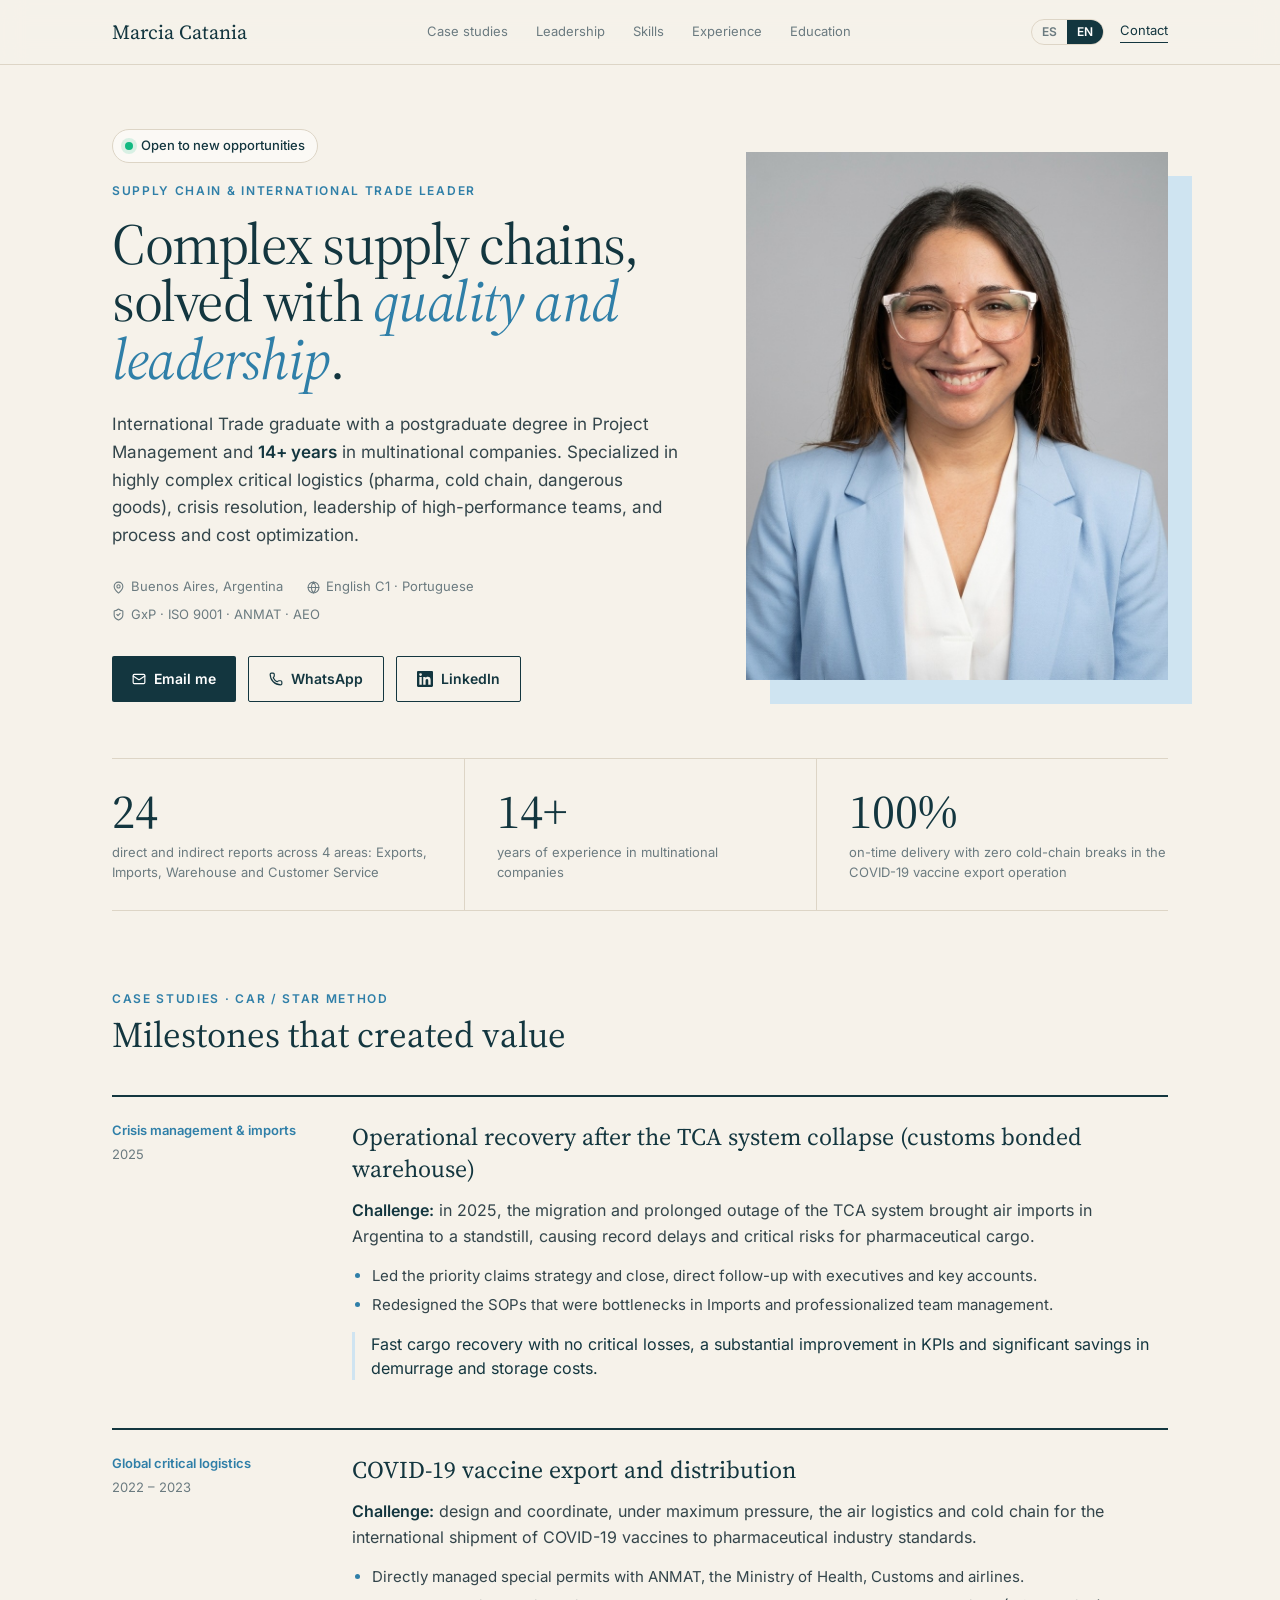
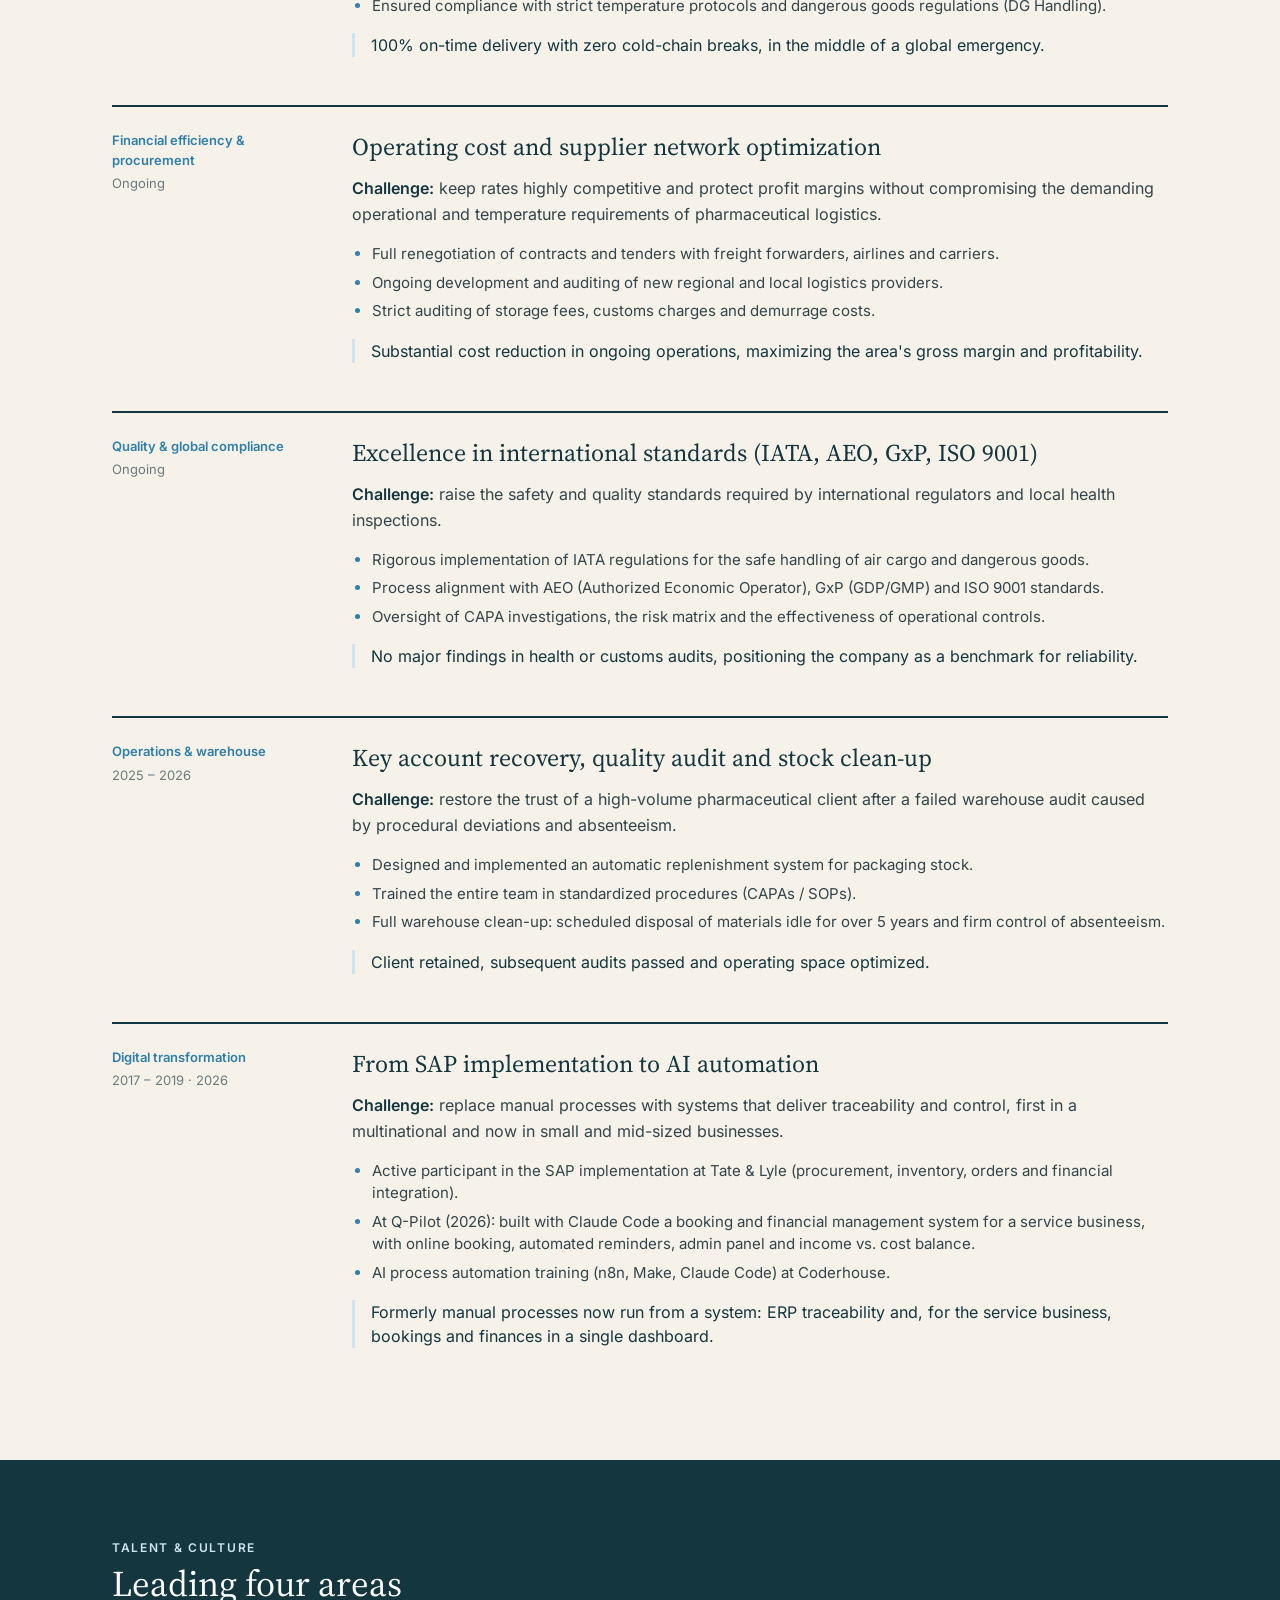
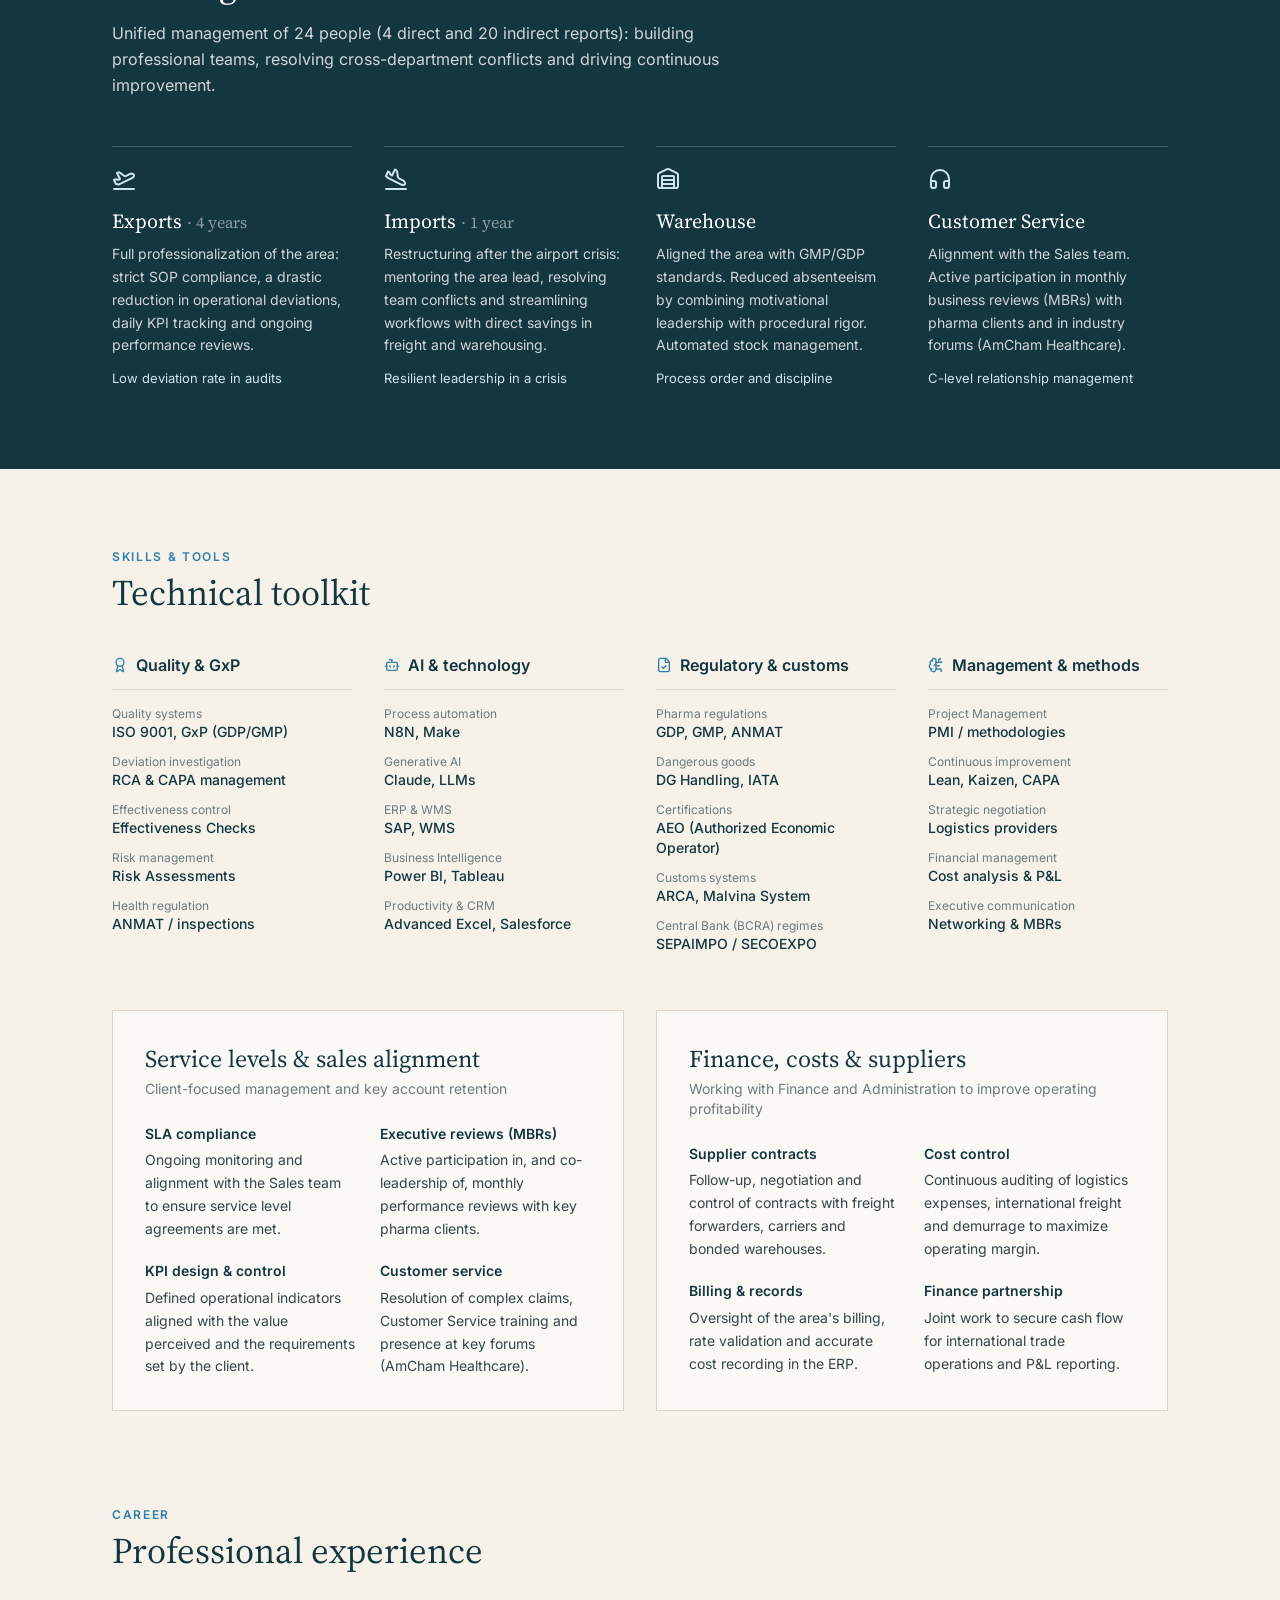
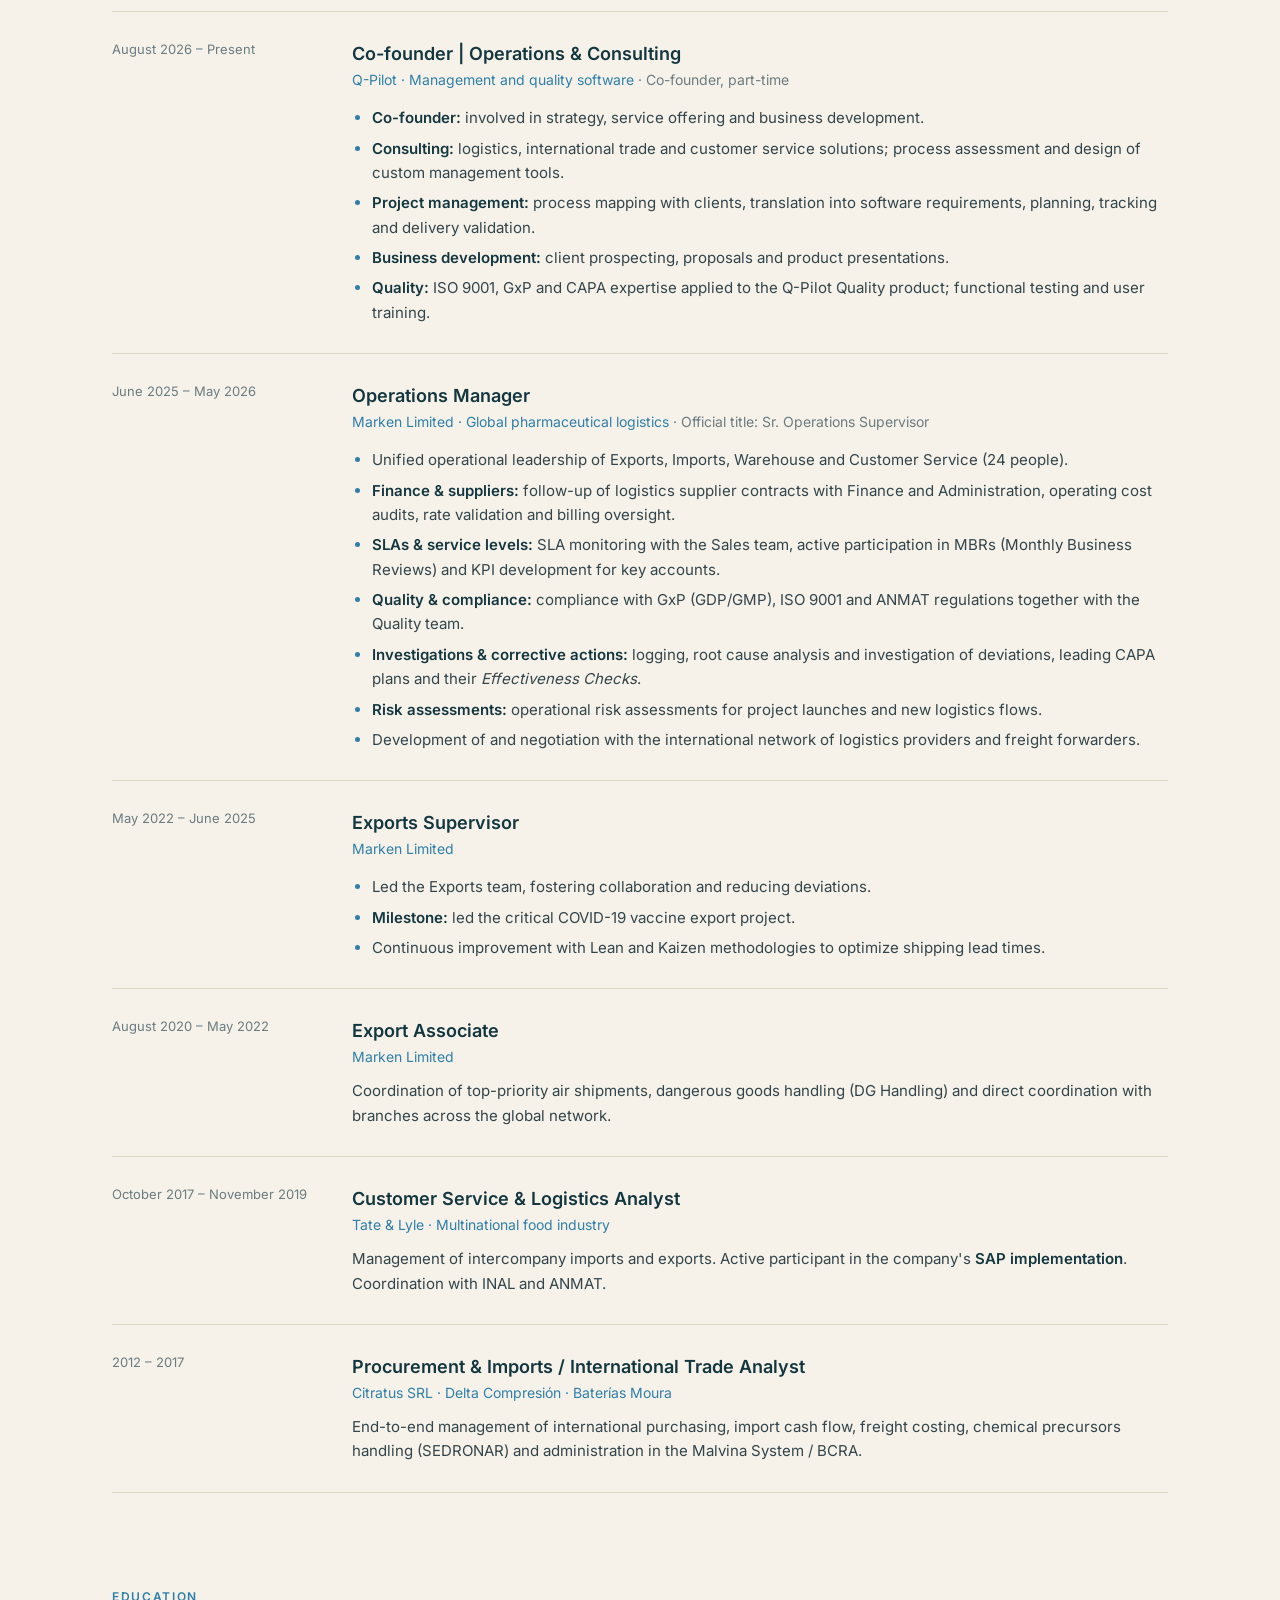
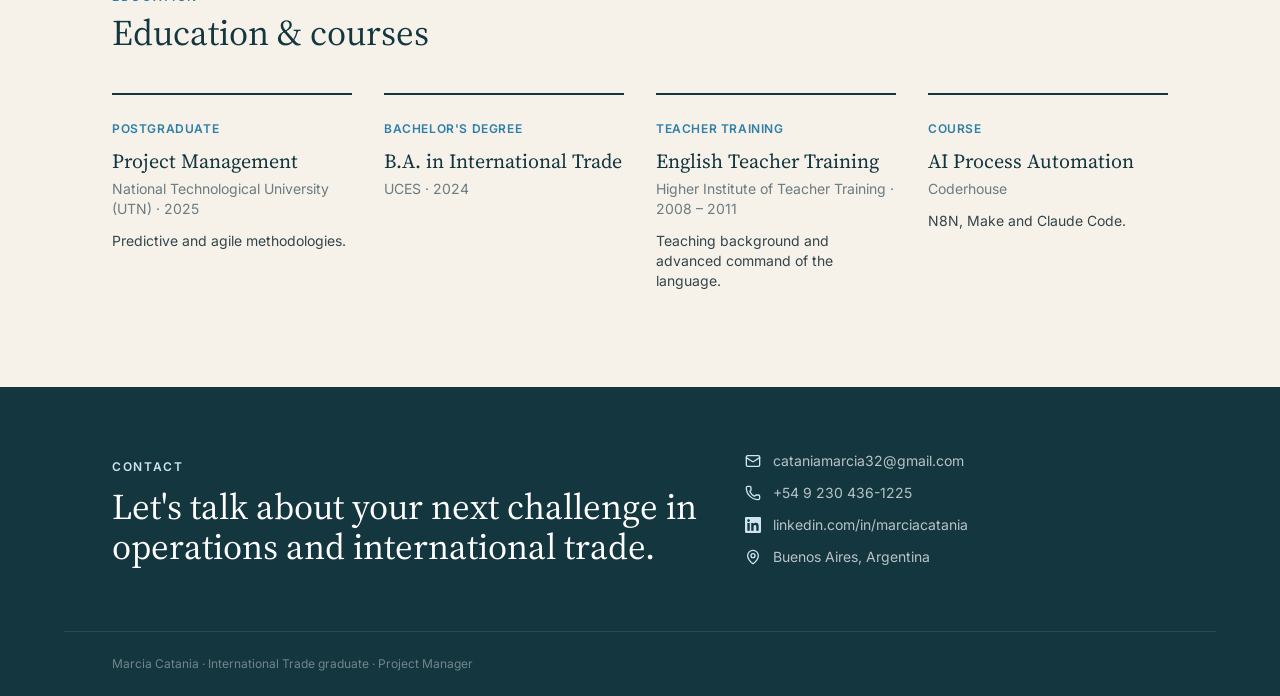
<file: sitio/en/index.html>
<!DOCTYPE html>
<html lang="en">
<head>
    <meta charset="UTF-8">
    <meta name="viewport" content="width=device-width, initial-scale=1.0">
    <!-- Versión en inglés de sitio/index.html (20/10). Si se cambia un dato, cambiarlo en las dos. -->
    <title>Marcia Catania · Supply Chain & International Trade Leader</title>
    <meta name="description" content="International Trade graduate with a postgraduate degree in Project Management and 14+ years in multinational companies. Critical pharma logistics, cold chain, crisis management and team leadership.">
    <meta name="theme-color" content="#13363f">

    <!-- Ícono de la pestaña y de la pantalla de inicio del celular -->
    <link rel="icon" href="../img/favicon.svg" type="image/svg+xml">
    <link rel="apple-touch-icon" href="../img/icono-180.png">

    <!-- Las dos versiones se avisan entre sí (Google muestra la del idioma de cada uno) -->
    <link rel="alternate" hreflang="es" href="../">
    <link rel="alternate" hreflang="en" href="./">

    <!-- Vista previa al pegar el link en WhatsApp / LinkedIn (Open Graph). La imagen sale de scripts/armar_imagenes.py.
         WhatsApp y LinkedIn necesitan la dirección completa: si cambia, correr scripts/poner_url.py. -->
    <meta property="og:type" content="profile">
    <meta property="og:url" content="https://cataniamarcia32-sys.github.io/Perfil-Marcia-Catania/en/">
    <meta property="og:locale" content="en_US">
    <meta property="og:title" content="Marcia Catania · Supply Chain & International Trade Leader">
    <meta property="og:description" content="Operations, international trade and critical pharma logistics. 14+ years in multinational companies, leading a team of 24.">
    <meta property="og:image" content="https://cataniamarcia32-sys.github.io/Perfil-Marcia-Catania/img/vista-previa-en.jpg">
    <meta property="og:image:width" content="1200">
    <meta property="og:image:height" content="630">
    <meta property="og:image:alt" content="Marcia Catania · Supply Chain & International Trade Leader">
    <meta name="twitter:card" content="summary_large_image">
    <meta name="twitter:image" content="https://cataniamarcia32-sys.github.io/Perfil-Marcia-Catania/img/vista-previa-en.jpg">

    <link rel="stylesheet" href="../fuentes/fuentes.css">
    <link rel="stylesheet" href="../css/app.css">
</head>
<body>

    <!-- MENÚ FIJO -->
    <header class="sticky top-0 z-50 bg-fondo/90 backdrop-blur-md border-b border-linea">
        <nav class="envoltura flex items-center justify-between h-16">
            <a href="#inicio" class="font-serif text-xl text-tinta">Marcia Catania</a>
            <ul class="hidden md:flex items-center gap-7 text-[13px] text-suave">
                <li><a href="#casos" class="enlace-menu">Case studies</a></li>
                <li><a href="#liderazgo" class="enlace-menu">Leadership</a></li>
                <li><a href="#competencias" class="enlace-menu">Skills</a></li>
                <li><a href="#trayectoria" class="enlace-menu">Experience</a></li>
                <li><a href="#formacion" class="enlace-menu">Education</a></li>
            </ul>
            <div class="flex items-center gap-4">
                <!-- Selector de idioma: lleva a la otra versión, en la misma sección -->
                <div class="idiomas" aria-label="Language">
                    <a href="../" class="cambiar-idioma" lang="es" hreflang="es">ES</a>
                    <span aria-current="true">EN</span>
                </div>
                <a href="#contacto" class="hidden sm:inline text-[13px] text-tinta border-b border-tinta pb-0.5">Contact</a>
                <button id="boton-menu" class="md:hidden text-tinta text-2xl p-1" aria-label="Open menu" aria-expanded="false" aria-controls="menu-celular">
                    <i data-lucide="menu"></i>
                </button>
            </div>
        </nav>
        <!-- Menú desplegable del celular -->
        <ul id="menu-celular" class="hidden md:hidden envoltura pb-4 text-sm text-tinta divide-y divide-linea">
            <li><a href="#casos" class="block py-3">Case studies</a></li>
            <li><a href="#liderazgo" class="block py-3">Leadership</a></li>
            <li><a href="#competencias" class="block py-3">Skills</a></li>
            <li><a href="#trayectoria" class="block py-3">Experience</a></li>
            <li><a href="#formacion" class="block py-3">Education</a></li>
            <li><a href="#contacto" class="block py-3 font-semibold">Contact</a></li>
        </ul>
    </header>

    <main>
        <!-- ENCABEZADO -->
        <section id="inicio" class="envoltura grid lg:grid-cols-[1.35fr_1fr] gap-12 lg:gap-16 items-center pt-12 pb-14 lg:pt-16">
            <div>
                <span class="inline-flex items-center gap-2 mb-5 px-3 py-1.5 rounded-full bg-papel border border-linea text-[13px] font-medium text-tinta">
                    <span class="w-2 h-2 rounded-full bg-emerald-500 ring-4 ring-emerald-500/15"></span> Open to new opportunities
                </span>
                <span class="volanta">Supply Chain & International Trade Leader</span>
                <h1 class="font-serif font-normal text-[2.5rem] sm:text-5xl lg:text-[3.6rem] leading-[1.05] tracking-tight text-tinta mt-4 mb-6">
                    Complex supply chains, solved with <em class="text-acento">quality and leadership</em>.
                </h1>
                <p class="text-[17px] leading-relaxed max-w-xl">
                    International Trade graduate with a postgraduate degree in Project Management and <strong class="text-tinta font-semibold">14+ years</strong> in multinational companies.
                    Specialized in highly complex critical logistics (pharma, cold chain, dangerous goods), crisis resolution,
                    leadership of high-performance teams, and process and cost optimization.
                </p>
                <div class="flex flex-wrap gap-x-6 gap-y-2 mt-7 text-[13px] text-suave">
                    <span class="inline-flex items-center gap-1.5"><i data-lucide="map-pin"></i> Buenos Aires, Argentina</span>
                    <span class="inline-flex items-center gap-1.5"><i data-lucide="globe"></i> English C1 · Portuguese</span>
                    <span class="inline-flex items-center gap-1.5"><i data-lucide="shield-check"></i> GxP · ISO 9001 · ANMAT · AEO</span>
                </div>
                <div class="flex flex-wrap gap-3 mt-8">
                    <a href="mailto:cataniamarcia32@gmail.com" class="btn-primario"><i data-lucide="mail"></i> Email me</a>
                    <a href="https://wa.me/5492304361225" target="_blank" rel="noopener" class="btn-secundario"><i data-lucide="phone"></i> WhatsApp</a>
                    <a href="https://www.linkedin.com/in/marciacatania" target="_blank" rel="noopener" class="btn-secundario"><svg class="w-4 h-4" viewBox="0 0 24 24" fill="currentColor" aria-hidden="true"><path d="M20.45 20.45h-3.56v-5.57c0-1.33-.02-3.04-1.85-3.04-1.85 0-2.14 1.45-2.14 2.94v5.67H9.35V9h3.41v1.56h.05c.48-.9 1.64-1.85 3.37-1.85 3.6 0 4.27 2.37 4.27 5.46v6.28zM5.34 7.43a2.06 2.06 0 1 1 0-4.13 2.06 2.06 0 0 1 0 4.13zM7.12 20.45H3.56V9h3.56v11.45zM22.22 0H1.77C.79 0 0 .77 0 1.73v20.54C0 23.23.79 24 1.77 24h20.45c.98 0 1.78-.77 1.78-1.73V1.73C24 .77 23.2 0 22.22 0z"/></svg> LinkedIn</a>
                </div>
            </div>
            <div class="relative order-first lg:order-none w-[240px] sm:w-full sm:max-w-sm lg:max-w-none mr-6">
                <div class="absolute inset-0 translate-x-6 translate-y-6 bg-celeste" aria-hidden="true"></div>
                <img src="../img/marcia.jpg" alt="Marcia Catania" width="896" height="1095" class="relative w-full aspect-[4/5] object-cover object-top">
            </div>
        </section>

        <!-- NÚMEROS -->
        <div class="envoltura">
            <div class="grid sm:grid-cols-3 border-y border-linea divide-y sm:divide-y-0 sm:divide-x divide-linea">
                <div class="py-7 sm:pr-8">
                    <b class="block font-serif font-normal text-5xl text-tinta leading-none">24</b>
                    <small class="block text-[13px] text-suave mt-2">direct and indirect reports across 4 areas: Exports, Imports, Warehouse and Customer Service</small>
                </div>
                <div class="py-7 sm:px-8">
                    <b class="block font-serif font-normal text-5xl text-tinta leading-none">14+</b>
                    <small class="block text-[13px] text-suave mt-2">years of experience in multinational companies</small>
                </div>
                <div class="py-7 sm:pl-8">
                    <b class="block font-serif font-normal text-5xl text-tinta leading-none">100%</b>
                    <small class="block text-[13px] text-suave mt-2">on-time delivery with zero cold-chain breaks in the COVID-19 vaccine export operation</small>
                </div>
            </div>
        </div>

        <!-- CASOS DE ÉXITO -->
        <section id="casos" class="envoltura pt-20 pb-8">
            <span class="volanta">Case studies · CAR / STAR method</span>
            <h2 class="titulo-seccion">Milestones that created value</h2>

            <div class="space-y-12">
                <article class="grid md:grid-cols-[200px_1fr] gap-4 md:gap-10 border-t-2 border-tinta pt-6">
                    <div class="text-[13px] text-suave"><b class="block text-acento font-semibold mb-1">Crisis management &amp; imports</b>2025</div>
                    <div>
                        <h3 class="font-serif text-2xl text-tinta mb-3">Operational recovery after the TCA system collapse (customs bonded warehouse)</h3>
                        <p class="leading-relaxed"><strong class="text-tinta font-semibold">Challenge:</strong> in 2025, the migration and prolonged outage of the TCA system brought air imports in Argentina to a standstill, causing record delays and critical risks for pharmaceutical cargo.</p>
                        <ul class="lista mt-4 text-[15px]">
                            <li>Led the priority claims strategy and close, direct follow-up with executives and key accounts.</li>
                            <li>Redesigned the SOPs that were bottlenecks in Imports and professionalized team management.</li>
                        </ul>
                        <p class="impacto">Fast cargo recovery with no critical losses, a substantial improvement in KPIs and significant savings in demurrage and storage costs.</p>
                    </div>
                </article>

                <article class="grid md:grid-cols-[200px_1fr] gap-4 md:gap-10 border-t-2 border-tinta pt-6">
                    <div class="text-[13px] text-suave"><b class="block text-acento font-semibold mb-1">Global critical logistics</b>2022 – 2023</div>
                    <div>
                        <h3 class="font-serif text-2xl text-tinta mb-3">COVID-19 vaccine export and distribution</h3>
                        <p class="leading-relaxed"><strong class="text-tinta font-semibold">Challenge:</strong> design and coordinate, under maximum pressure, the air logistics and cold chain for the international shipment of COVID-19 vaccines to pharmaceutical industry standards.</p>
                        <ul class="lista mt-4 text-[15px]">
                            <li>Directly managed special permits with ANMAT, the Ministry of Health, Customs and airlines.</li>
                            <li>Ensured compliance with strict temperature protocols and dangerous goods regulations (DG Handling).</li>
                        </ul>
                        <p class="impacto">100% on-time delivery with zero cold-chain breaks, in the middle of a global emergency.</p>
                    </div>
                </article>

                <article class="grid md:grid-cols-[200px_1fr] gap-4 md:gap-10 border-t-2 border-tinta pt-6">
                    <div class="text-[13px] text-suave"><b class="block text-acento font-semibold mb-1">Financial efficiency &amp; procurement</b>Ongoing</div>
                    <div>
                        <h3 class="font-serif text-2xl text-tinta mb-3">Operating cost and supplier network optimization</h3>
                        <p class="leading-relaxed"><strong class="text-tinta font-semibold">Challenge:</strong> keep rates highly competitive and protect profit margins without compromising the demanding operational and temperature requirements of pharmaceutical logistics.</p>
                        <ul class="lista mt-4 text-[15px]">
                            <li>Full renegotiation of contracts and tenders with freight forwarders, airlines and carriers.</li>
                            <li>Ongoing development and auditing of new regional and local logistics providers.</li>
                            <li>Strict auditing of storage fees, customs charges and demurrage costs.</li>
                        </ul>
                        <p class="impacto">Substantial cost reduction in ongoing operations, maximizing the area's gross margin and profitability.</p>
                    </div>
                </article>

                <article class="grid md:grid-cols-[200px_1fr] gap-4 md:gap-10 border-t-2 border-tinta pt-6">
                    <div class="text-[13px] text-suave"><b class="block text-acento font-semibold mb-1">Quality &amp; global compliance</b>Ongoing</div>
                    <div>
                        <h3 class="font-serif text-2xl text-tinta mb-3">Excellence in international standards (IATA, AEO, GxP, ISO 9001)</h3>
                        <p class="leading-relaxed"><strong class="text-tinta font-semibold">Challenge:</strong> raise the safety and quality standards required by international regulators and local health inspections.</p>
                        <ul class="lista mt-4 text-[15px]">
                            <li>Rigorous implementation of IATA regulations for the safe handling of air cargo and dangerous goods.</li>
                            <li>Process alignment with AEO (Authorized Economic Operator), GxP (GDP/GMP) and ISO 9001 standards.</li>
                            <li>Oversight of CAPA investigations, the risk matrix and the effectiveness of operational controls.</li>
                        </ul>
                        <p class="impacto">No major findings in health or customs audits, positioning the company as a benchmark for reliability.</p>
                    </div>
                </article>

                <article class="grid md:grid-cols-[200px_1fr] gap-4 md:gap-10 border-t-2 border-tinta pt-6">
                    <div class="text-[13px] text-suave"><b class="block text-acento font-semibold mb-1">Operations &amp; warehouse</b>2025 – 2026</div>
                    <div>
                        <h3 class="font-serif text-2xl text-tinta mb-3">Key account recovery, quality audit and stock clean-up</h3>
                        <p class="leading-relaxed"><strong class="text-tinta font-semibold">Challenge:</strong> restore the trust of a high-volume pharmaceutical client after a failed warehouse audit caused by procedural deviations and absenteeism.</p>
                        <ul class="lista mt-4 text-[15px]">
                            <li>Designed and implemented an automatic replenishment system for packaging stock.</li>
                            <li>Trained the entire team in standardized procedures (CAPAs / SOPs).</li>
                            <li>Full warehouse clean-up: scheduled disposal of materials idle for over 5 years and firm control of absenteeism.</li>
                        </ul>
                        <p class="impacto">Client retained, subsequent audits passed and operating space optimized.</p>
                    </div>
                </article>

                <article class="grid md:grid-cols-[200px_1fr] gap-4 md:gap-10 border-t-2 border-tinta pt-6">
                    <div class="text-[13px] text-suave"><b class="block text-acento font-semibold mb-1">Digital transformation</b>2017 – 2019 · 2026</div>
                    <div>
                        <h3 class="font-serif text-2xl text-tinta mb-3">From SAP implementation to AI automation</h3>
                        <p class="leading-relaxed"><strong class="text-tinta font-semibold">Challenge:</strong> replace manual processes with systems that deliver traceability and control, first in a multinational and now in small and mid-sized businesses.</p>
                        <ul class="lista mt-4 text-[15px]">
                            <li>Active participant in the SAP implementation at Tate &amp; Lyle (procurement, inventory, orders and financial integration).</li>
                            <li>At Q-Pilot (2026): built with Claude Code a booking and financial management system for a service business, with online booking, automated reminders, admin panel and income vs. cost balance.</li>
                            <li>AI process automation training (n8n, Make, Claude Code) at Coderhouse.</li>
                        </ul>
                        <p class="impacto">Formerly manual processes now run from a system: ERP traceability and, for the service business, bookings and finances in a single dashboard.</p>
                    </div>
                </article>
            </div>
        </section>

        <!-- LIDERAZGO (franja petróleo) -->
        <section id="liderazgo" class="bg-tinta text-white/80 mt-20 py-20">
            <div class="envoltura">
                <span class="volanta !text-celeste">Talent &amp; culture</span>
                <h2 class="titulo-seccion !text-white !mb-4">Leading four areas</h2>
                <p class="max-w-2xl leading-relaxed mb-12">
                    Unified management of 24 people (4 direct and 20 indirect reports): building professional teams,
                    resolving cross-department conflicts and driving continuous improvement.
                </p>
                <div class="grid sm:grid-cols-2 lg:grid-cols-4 gap-x-8 gap-y-10">
                    <div class="border-t border-white/20 pt-5">
                        <i data-lucide="plane-takeoff" class="text-2xl text-celeste"></i>
                        <h3 class="font-serif text-xl text-white mt-4 mb-2">Exports <span class="text-white/50 text-base">· 4 years</span></h3>
                        <p class="text-sm leading-relaxed">Full professionalization of the area: strict SOP compliance, a drastic reduction in operational deviations, daily KPI tracking and ongoing performance reviews.</p>
                        <p class="text-[13px] text-celeste mt-3">Low deviation rate in audits</p>
                    </div>
                    <div class="border-t border-white/20 pt-5">
                        <i data-lucide="plane-landing" class="text-2xl text-celeste"></i>
                        <h3 class="font-serif text-xl text-white mt-4 mb-2">Imports <span class="text-white/50 text-base">· 1 year</span></h3>
                        <p class="text-sm leading-relaxed">Restructuring after the airport crisis: mentoring the area lead, resolving team conflicts and streamlining workflows with direct savings in freight and warehousing.</p>
                        <p class="text-[13px] text-celeste mt-3">Resilient leadership in a crisis</p>
                    </div>
                    <div class="border-t border-white/20 pt-5">
                        <i data-lucide="warehouse" class="text-2xl text-celeste"></i>
                        <h3 class="font-serif text-xl text-white mt-4 mb-2">Warehouse</h3>
                        <p class="text-sm leading-relaxed">Aligned the area with GMP/GDP standards. Reduced absenteeism by combining motivational leadership with procedural rigor. Automated stock management.</p>
                        <p class="text-[13px] text-celeste mt-3">Process order and discipline</p>
                    </div>
                    <div class="border-t border-white/20 pt-5">
                        <i data-lucide="headphones" class="text-2xl text-celeste"></i>
                        <h3 class="font-serif text-xl text-white mt-4 mb-2">Customer Service</h3>
                        <p class="text-sm leading-relaxed">Alignment with the Sales team. Active participation in monthly business reviews (MBRs) with pharma clients and in industry forums (AmCham Healthcare).</p>
                        <p class="text-[13px] text-celeste mt-3">C-level relationship management</p>
                    </div>
                </div>
            </div>
        </section>

        <!-- COMPETENCIAS -->
        <section id="competencias" class="envoltura pt-20">
            <span class="volanta">Skills &amp; tools</span>
            <h2 class="titulo-seccion">Technical toolkit</h2>

            <div class="grid sm:grid-cols-2 lg:grid-cols-4 gap-x-8 gap-y-10">
                <div>
                    <h3 class="flex items-center gap-2 font-semibold text-tinta pb-3 mb-4 border-b border-linea"><i data-lucide="award" class="text-acento"></i> Quality &amp; GxP</h3>
                    <dl class="space-y-3 text-sm">
                        <div><dt class="text-xs text-suave">Quality systems</dt><dd class="font-medium text-tinta">ISO 9001, GxP (GDP/GMP)</dd></div>
                        <div><dt class="text-xs text-suave">Deviation investigation</dt><dd class="font-medium text-tinta">RCA &amp; CAPA management</dd></div>
                        <div><dt class="text-xs text-suave">Effectiveness control</dt><dd class="font-medium text-tinta">Effectiveness Checks</dd></div>
                        <div><dt class="text-xs text-suave">Risk management</dt><dd class="font-medium text-tinta">Risk Assessments</dd></div>
                        <div><dt class="text-xs text-suave">Health regulation</dt><dd class="font-medium text-tinta">ANMAT / inspections</dd></div>
                    </dl>
                </div>
                <div>
                    <h3 class="flex items-center gap-2 font-semibold text-tinta pb-3 mb-4 border-b border-linea"><i data-lucide="bot" class="text-acento"></i> AI &amp; technology</h3>
                    <dl class="space-y-3 text-sm">
                        <div><dt class="text-xs text-suave">Process automation</dt><dd class="font-medium text-tinta">N8N, Make</dd></div>
                        <div><dt class="text-xs text-suave">Generative AI</dt><dd class="font-medium text-tinta">Claude, LLMs</dd></div>
                        <div><dt class="text-xs text-suave">ERP &amp; WMS</dt><dd class="font-medium text-tinta">SAP, WMS</dd></div>
                        <div><dt class="text-xs text-suave">Business Intelligence</dt><dd class="font-medium text-tinta">Power BI, Tableau</dd></div>
                        <div><dt class="text-xs text-suave">Productivity &amp; CRM</dt><dd class="font-medium text-tinta">Advanced Excel, Salesforce</dd></div>
                    </dl>
                </div>
                <div>
                    <h3 class="flex items-center gap-2 font-semibold text-tinta pb-3 mb-4 border-b border-linea"><i data-lucide="file-check" class="text-acento"></i> Regulatory &amp; customs</h3>
                    <dl class="space-y-3 text-sm">
                        <div><dt class="text-xs text-suave">Pharma regulations</dt><dd class="font-medium text-tinta">GDP, GMP, ANMAT</dd></div>
                        <div><dt class="text-xs text-suave">Dangerous goods</dt><dd class="font-medium text-tinta">DG Handling, IATA</dd></div>
                        <div><dt class="text-xs text-suave">Certifications</dt><dd class="font-medium text-tinta">AEO (Authorized Economic Operator)</dd></div>
                        <div><dt class="text-xs text-suave">Customs systems</dt><dd class="font-medium text-tinta">ARCA, Malvina System</dd></div>
                        <div><dt class="text-xs text-suave">Central Bank (BCRA) regimes</dt><dd class="font-medium text-tinta">SEPAIMPO / SECOEXPO</dd></div>
                    </dl>
                </div>
                <div>
                    <h3 class="flex items-center gap-2 font-semibold text-tinta pb-3 mb-4 border-b border-linea"><i data-lucide="brain-circuit" class="text-acento"></i> Management &amp; methods</h3>
                    <dl class="space-y-3 text-sm">
                        <div><dt class="text-xs text-suave">Project Management</dt><dd class="font-medium text-tinta">PMI / methodologies</dd></div>
                        <div><dt class="text-xs text-suave">Continuous improvement</dt><dd class="font-medium text-tinta">Lean, Kaizen, CAPA</dd></div>
                        <div><dt class="text-xs text-suave">Strategic negotiation</dt><dd class="font-medium text-tinta">Logistics providers</dd></div>
                        <div><dt class="text-xs text-suave">Financial management</dt><dd class="font-medium text-tinta">Cost analysis &amp; P&amp;L</dd></div>
                        <div><dt class="text-xs text-suave">Executive communication</dt><dd class="font-medium text-tinta">Networking &amp; MBRs</dd></div>
                    </dl>
                </div>
            </div>

            <!-- Los dos bloques anchos -->
            <div class="grid lg:grid-cols-2 gap-8 mt-14">
                <div class="bg-papel border border-linea p-6 sm:p-8">
                    <h3 class="font-serif text-2xl text-tinta">Service levels &amp; sales alignment</h3>
                    <p class="text-sm text-suave mt-1 mb-6">Client-focused management and key account retention</p>
                    <dl class="grid sm:grid-cols-2 gap-x-6 gap-y-5 text-sm leading-relaxed">
                        <div><dt class="font-semibold text-tinta mb-1">SLA compliance</dt><dd>Ongoing monitoring and alignment with the Sales team to ensure service level agreements are met.</dd></div>
                        <div><dt class="font-semibold text-tinta mb-1">Executive reviews (MBRs)</dt><dd>Active participation in, and co-leadership of, monthly performance reviews with key pharma clients.</dd></div>
                        <div><dt class="font-semibold text-tinta mb-1">KPI design &amp; control</dt><dd>Defined operational indicators aligned with the value perceived and the requirements set by the client.</dd></div>
                        <div><dt class="font-semibold text-tinta mb-1">Customer service</dt><dd>Resolution of complex claims, Customer Service training and presence at key forums (AmCham Healthcare).</dd></div>
                    </dl>
                </div>
                <div class="bg-papel border border-linea p-6 sm:p-8">
                    <h3 class="font-serif text-2xl text-tinta">Finance, costs &amp; suppliers</h3>
                    <p class="text-sm text-suave mt-1 mb-6">Working with Finance and Administration to improve operating profitability</p>
                    <dl class="grid sm:grid-cols-2 gap-x-6 gap-y-5 text-sm leading-relaxed">
                        <div><dt class="font-semibold text-tinta mb-1">Supplier contracts</dt><dd>Follow-up, negotiation and control of contracts with freight forwarders, carriers and bonded warehouses.</dd></div>
                        <div><dt class="font-semibold text-tinta mb-1">Cost control</dt><dd>Continuous auditing of logistics expenses, international freight and demurrage to maximize operating margin.</dd></div>
                        <div><dt class="font-semibold text-tinta mb-1">Billing &amp; records</dt><dd>Oversight of the area's billing, rate validation and accurate cost recording in the ERP.</dd></div>
                        <div><dt class="font-semibold text-tinta mb-1">Finance partnership</dt><dd>Joint work to secure cash flow for international trade operations and P&amp;L reporting.</dd></div>
                    </dl>
                </div>
            </div>
        </section>

        <!-- TRAYECTORIA -->
        <section id="trayectoria" class="envoltura pt-24">
            <span class="volanta">Career</span>
            <h2 class="titulo-seccion">Professional experience</h2>

            <div class="border-b border-linea">
                <article class="grid md:grid-cols-[200px_1fr] gap-2 md:gap-10 py-7 border-t border-linea">
                    <div class="text-[13px] text-suave">August 2026 – Present</div>
                    <div>
                        <h3 class="text-lg font-semibold text-tinta">Co-founder | Operations &amp; Consulting</h3>
                        <div class="text-sm text-acento mt-0.5 mb-4">Q-Pilot · Management and quality software <span class="text-suave">· Co-founder, part-time</span></div>
                        <ul class="lista text-[15px] leading-relaxed">
                            <li><strong class="text-tinta font-semibold">Co-founder:</strong> involved in strategy, service offering and business development.</li>
                            <li><strong class="text-tinta font-semibold">Consulting:</strong> logistics, international trade and customer service solutions; process assessment and design of custom management tools.</li>
                            <li><strong class="text-tinta font-semibold">Project management:</strong> process mapping with clients, translation into software requirements, planning, tracking and delivery validation.</li>
                            <li><strong class="text-tinta font-semibold">Business development:</strong> client prospecting, proposals and product presentations.</li>
                            <li><strong class="text-tinta font-semibold">Quality:</strong> ISO 9001, GxP and CAPA expertise applied to the Q-Pilot Quality product; functional testing and user training.</li>
                        </ul>
                    </div>
                </article>
                <article class="grid md:grid-cols-[200px_1fr] gap-2 md:gap-10 py-7 border-t border-linea">
                    <div class="text-[13px] text-suave">June 2025 – May 2026</div>
                    <div>
                        <h3 class="text-lg font-semibold text-tinta">Operations Manager</h3>
                        <div class="text-sm text-acento mt-0.5 mb-4">Marken Limited · Global pharmaceutical logistics <span class="text-suave">· Official title: Sr. Operations Supervisor</span></div>
                        <ul class="lista text-[15px] leading-relaxed">
                            <li>Unified operational leadership of Exports, Imports, Warehouse and Customer Service (24 people).</li>
                            <li><strong class="text-tinta font-semibold">Finance &amp; suppliers:</strong> follow-up of logistics supplier contracts with Finance and Administration, operating cost audits, rate validation and billing oversight.</li>
                            <li><strong class="text-tinta font-semibold">SLAs &amp; service levels:</strong> SLA monitoring with the Sales team, active participation in MBRs (Monthly Business Reviews) and KPI development for key accounts.</li>
                            <li><strong class="text-tinta font-semibold">Quality &amp; compliance:</strong> compliance with GxP (GDP/GMP), ISO 9001 and ANMAT regulations together with the Quality team.</li>
                            <li><strong class="text-tinta font-semibold">Investigations &amp; corrective actions:</strong> logging, root cause analysis and investigation of deviations, leading CAPA plans and their <em>Effectiveness Checks</em>.</li>
                            <li><strong class="text-tinta font-semibold">Risk assessments:</strong> operational risk assessments for project launches and new logistics flows.</li>
                            <li>Development of and negotiation with the international network of logistics providers and freight forwarders.</li>
                        </ul>
                    </div>
                </article>

                <article class="grid md:grid-cols-[200px_1fr] gap-2 md:gap-10 py-7 border-t border-linea">
                    <div class="text-[13px] text-suave">May 2022 – June 2025</div>
                    <div>
                        <h3 class="text-lg font-semibold text-tinta">Exports Supervisor</h3>
                        <div class="text-sm text-acento mt-0.5 mb-4">Marken Limited</div>
                        <ul class="lista text-[15px] leading-relaxed">
                            <li>Led the Exports team, fostering collaboration and reducing deviations.</li>
                            <li><strong class="text-tinta font-semibold">Milestone:</strong> led the critical COVID-19 vaccine export project.</li>
                            <li>Continuous improvement with Lean and Kaizen methodologies to optimize shipping lead times.</li>
                        </ul>
                    </div>
                </article>

                <article class="grid md:grid-cols-[200px_1fr] gap-2 md:gap-10 py-7 border-t border-linea">
                    <div class="text-[13px] text-suave">August 2020 – May 2022</div>
                    <div>
                        <h3 class="text-lg font-semibold text-tinta">Export Associate</h3>
                        <div class="text-sm text-acento mt-0.5 mb-3">Marken Limited</div>
                        <p class="text-[15px] leading-relaxed">Coordination of top-priority air shipments, dangerous goods handling (DG Handling) and direct coordination with branches across the global network.</p>
                    </div>
                </article>

                <article class="grid md:grid-cols-[200px_1fr] gap-2 md:gap-10 py-7 border-t border-linea">
                    <div class="text-[13px] text-suave">October 2017 – November 2019</div>
                    <div>
                        <h3 class="text-lg font-semibold text-tinta">Customer Service &amp; Logistics Analyst</h3>
                        <div class="text-sm text-acento mt-0.5 mb-3">Tate &amp; Lyle · Multinational food industry</div>
                        <p class="text-[15px] leading-relaxed">Management of intercompany imports and exports. Active participant in the company's <strong class="text-tinta font-semibold">SAP implementation</strong>. Coordination with INAL and ANMAT.</p>
                    </div>
                </article>

                <article class="grid md:grid-cols-[200px_1fr] gap-2 md:gap-10 py-7 border-t border-linea">
                    <div class="text-[13px] text-suave">2012 – 2017</div>
                    <div>
                        <h3 class="text-lg font-semibold text-tinta">Procurement &amp; Imports / International Trade Analyst</h3>
                        <div class="text-sm text-acento mt-0.5 mb-3">Citratus SRL · Delta Compresión · Baterías Moura</div>
                        <p class="text-[15px] leading-relaxed">End-to-end management of international purchasing, import cash flow, freight costing, chemical precursors handling (SEDRONAR) and administration in the Malvina System / BCRA.</p>
                    </div>
                </article>
            </div>
        </section>

        <!-- FORMACIÓN -->
        <section id="formacion" class="envoltura pt-24 pb-24">
            <span class="volanta">Education</span>
            <h2 class="titulo-seccion">Education &amp; courses</h2>

            <div class="grid sm:grid-cols-2 lg:grid-cols-4 gap-8">
                <div class="border-t-2 border-tinta pt-5">
                    <span class="text-xs font-semibold uppercase tracking-wider text-acento">Postgraduate</span>
                    <h3 class="font-serif text-xl text-tinta mt-2">Project Management</h3>
                    <p class="text-sm text-suave mt-1">National Technological University (UTN) · 2025</p>
                    <p class="text-sm mt-3">Predictive and agile methodologies.</p>
                </div>
                <div class="border-t-2 border-tinta pt-5">
                    <span class="text-xs font-semibold uppercase tracking-wider text-acento">Bachelor's degree</span>
                    <h3 class="font-serif text-xl text-tinta mt-2">B.A. in International Trade</h3>
                    <p class="text-sm text-suave mt-1">UCES · 2024</p>
                </div>
                <div class="border-t-2 border-tinta pt-5">
                    <span class="text-xs font-semibold uppercase tracking-wider text-acento">Teacher training</span>
                    <h3 class="font-serif text-xl text-tinta mt-2">English Teacher Training</h3>
                    <p class="text-sm text-suave mt-1">Higher Institute of Teacher Training · 2008 – 2011</p>
                    <p class="text-sm mt-3">Teaching background and advanced command of the language.</p>
                </div>
                <div class="border-t-2 border-tinta pt-5">
                    <span class="text-xs font-semibold uppercase tracking-wider text-acento">Course</span>
                    <h3 class="font-serif text-xl text-tinta mt-2">AI Process Automation</h3>
                    <p class="text-sm text-suave mt-1">Coderhouse</p>
                    <p class="text-sm mt-3">N8N, Make and Claude Code.</p>
                </div>
            </div>
        </section>
    </main>

    <!-- CONTACTO -->
    <footer id="contacto" class="bg-tinta text-white/70">
        <div class="envoltura py-16 grid md:grid-cols-[1.4fr_1fr] gap-10 items-end">
            <div>
                <span class="volanta !text-celeste">Contact</span>
                <p class="font-serif text-3xl sm:text-4xl text-white mt-3 leading-tight">Let's talk about your next challenge in operations and international trade.</p>
            </div>
            <div class="space-y-3 text-sm">
                <a href="mailto:cataniamarcia32@gmail.com" class="flex items-center gap-3 hover:text-white transition-colors"><i data-lucide="mail" class="text-celeste text-base"></i> cataniamarcia32@gmail.com</a>
                <a href="https://wa.me/5492304361225" target="_blank" rel="noopener" class="flex items-center gap-3 hover:text-white transition-colors"><i data-lucide="phone" class="text-celeste text-base"></i> +54 9 230 436-1225</a>
                <a href="https://www.linkedin.com/in/marciacatania" target="_blank" rel="noopener" class="flex items-center gap-3 hover:text-white transition-colors"><svg class="w-4 h-4 text-celeste" viewBox="0 0 24 24" fill="currentColor" aria-hidden="true"><path d="M20.45 20.45h-3.56v-5.57c0-1.33-.02-3.04-1.85-3.04-1.85 0-2.14 1.45-2.14 2.94v5.67H9.35V9h3.41v1.56h.05c.48-.9 1.64-1.85 3.37-1.85 3.6 0 4.27 2.37 4.27 5.46v6.28zM5.34 7.43a2.06 2.06 0 1 1 0-4.13 2.06 2.06 0 0 1 0 4.13zM7.12 20.45H3.56V9h3.56v11.45zM22.22 0H1.77C.79 0 0 .77 0 1.73v20.54C0 23.23.79 24 1.77 24h20.45c.98 0 1.78-.77 1.78-1.73V1.73C24 .77 23.2 0 22.22 0z"/></svg> linkedin.com/in/marciacatania</a>
                <span class="flex items-center gap-3"><i data-lucide="map-pin" class="text-celeste text-base"></i> Buenos Aires, Argentina</span>
            </div>
        </div>
        <div class="envoltura py-6 border-t border-white/10 text-xs text-white/40">
            Marcia Catania · International Trade graduate · Project Manager
        </div>
    </footer>

    <script src="../js/vendor/lucide.min.js"></script>
    <script>
        lucide.createIcons();

        // Menú del celular: se abre con el botón y se cierra al tocar una opción
        const botonMenu = document.getElementById("boton-menu");
        const menuCelular = document.getElementById("menu-celular");
        botonMenu.addEventListener("click", () => {
            const abierto = menuCelular.classList.toggle("hidden") === false;
            botonMenu.setAttribute("aria-expanded", abierto);
        });
        menuCelular.querySelectorAll("a").forEach(a => a.addEventListener("click", () => {
            menuCelular.classList.add("hidden");
            botonMenu.setAttribute("aria-expanded", false);
        }));

        // Al cambiar de idioma se queda en la misma sección (las dos versiones usan los mismos id)
        document.querySelectorAll(".cambiar-idioma").forEach(a => a.addEventListener("click", () => {
            a.href = a.getAttribute("href").split("#")[0] + location.hash;
        }));
    </script>
</body>
</html>
</file>
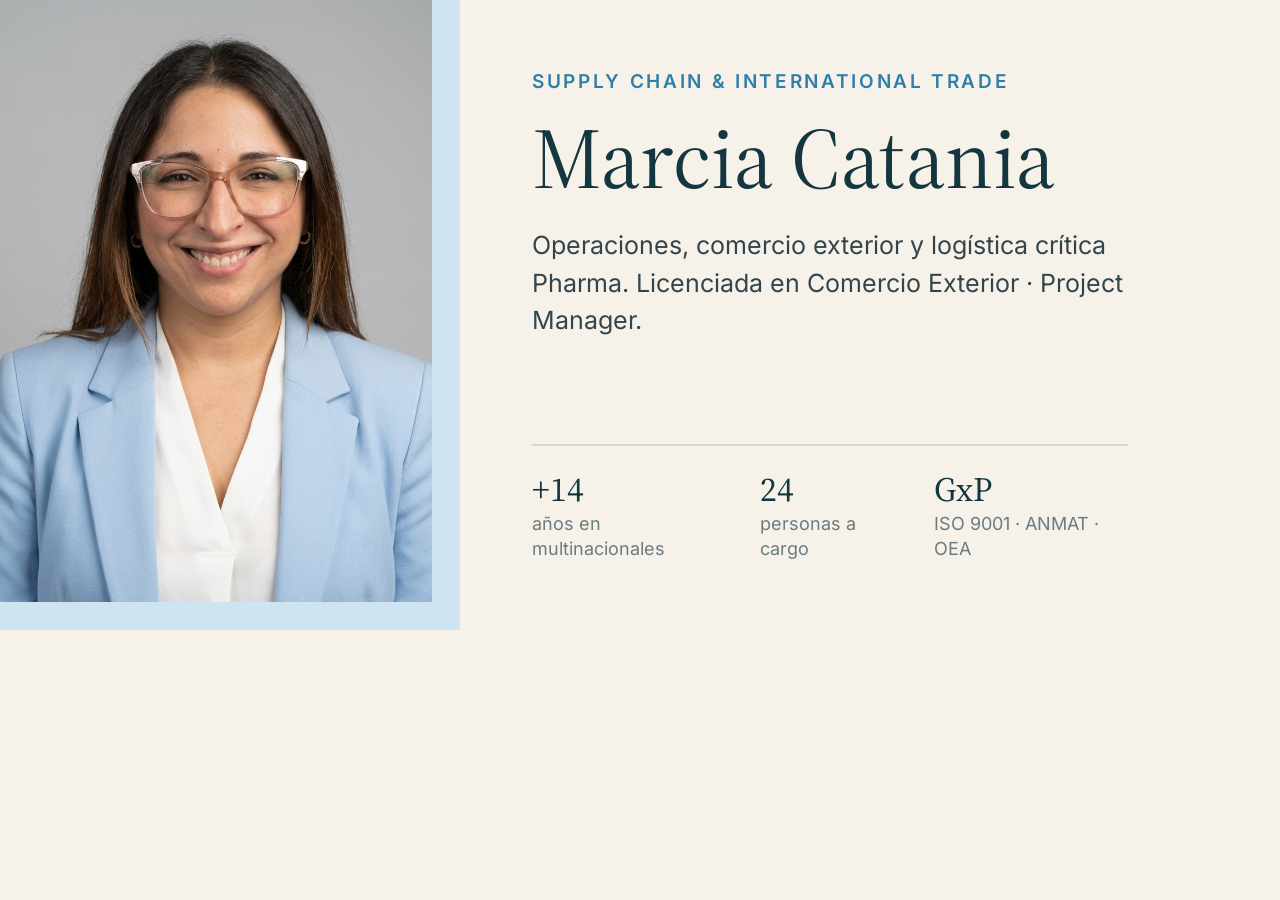
<file: scripts/vista_previa.html>
<!DOCTYPE html>
<html lang="es">
<head>
    <meta charset="UTF-8">
    <!-- Molde de la imagen que aparece al pegar el link en WhatsApp / LinkedIn (1200 × 630).
         No se publica: scripts/armar_imagenes.py le saca una captura y la guarda en sitio/img/vista-previa.jpg -->
    <link rel="stylesheet" href="../sitio/fuentes/fuentes.css">
    <style>
        * { margin: 0; padding: 0; box-sizing: border-box; }
        body { width: 1200px; height: 630px; overflow: hidden; background: #f6f2ea; font-family: 'Inter', sans-serif; color: #33454b;
               display: grid; grid-template-columns: 460px 1fr; }
        .foto { position: relative; background: #cfe4f1; }
        .foto img { position: absolute; inset: 0 28px 28px 0; width: calc(100% - 28px); height: calc(100% - 28px); object-fit: cover; object-position: top; }
        .texto { padding: 70px 72px; display: flex; flex-direction: column; }
        .volanta { font-size: 19px; font-weight: 600; letter-spacing: .14em; text-transform: uppercase; color: #2f7fa8; }
        h1 { font-family: 'Source Serif 4', serif; font-weight: 400; font-size: 86px; line-height: 1; color: #13363f; margin: 22px 0 26px; }
        p { font-size: 25px; line-height: 1.5; }
        .pie { margin-top: auto; padding-top: 26px; border-top: 2px solid #ddd5c6; display: flex; gap: 34px; font-size: 21px; color: #13363f; font-weight: 500; }
        .pie b { font-family: 'Source Serif 4', serif; font-weight: 400; font-size: 34px; display: block; line-height: 1; margin-bottom: 4px; }
        .pie span { color: #6b7b80; font-weight: 400; font-size: 18px; }
    </style>
</head>
<body>
    <div class="foto"><img src="../sitio/img/marcia.jpg" alt=""></div>
    <div class="texto">
        <span class="volanta">Supply Chain & International Trade</span>
        <h1>Marcia Catania</h1>
        <p>Operaciones, comercio exterior y logística crítica Pharma. Licenciada en Comercio Exterior · Project Manager.</p>
        <div class="pie">
            <div><b>+14</b><span>años en multinacionales</span></div>
            <div><b>24</b><span>personas a cargo</span></div>
            <div><b>GxP</b><span>ISO 9001 · ANMAT · OEA</span></div>
        </div>
    </div>
</body>
</html>
</file>
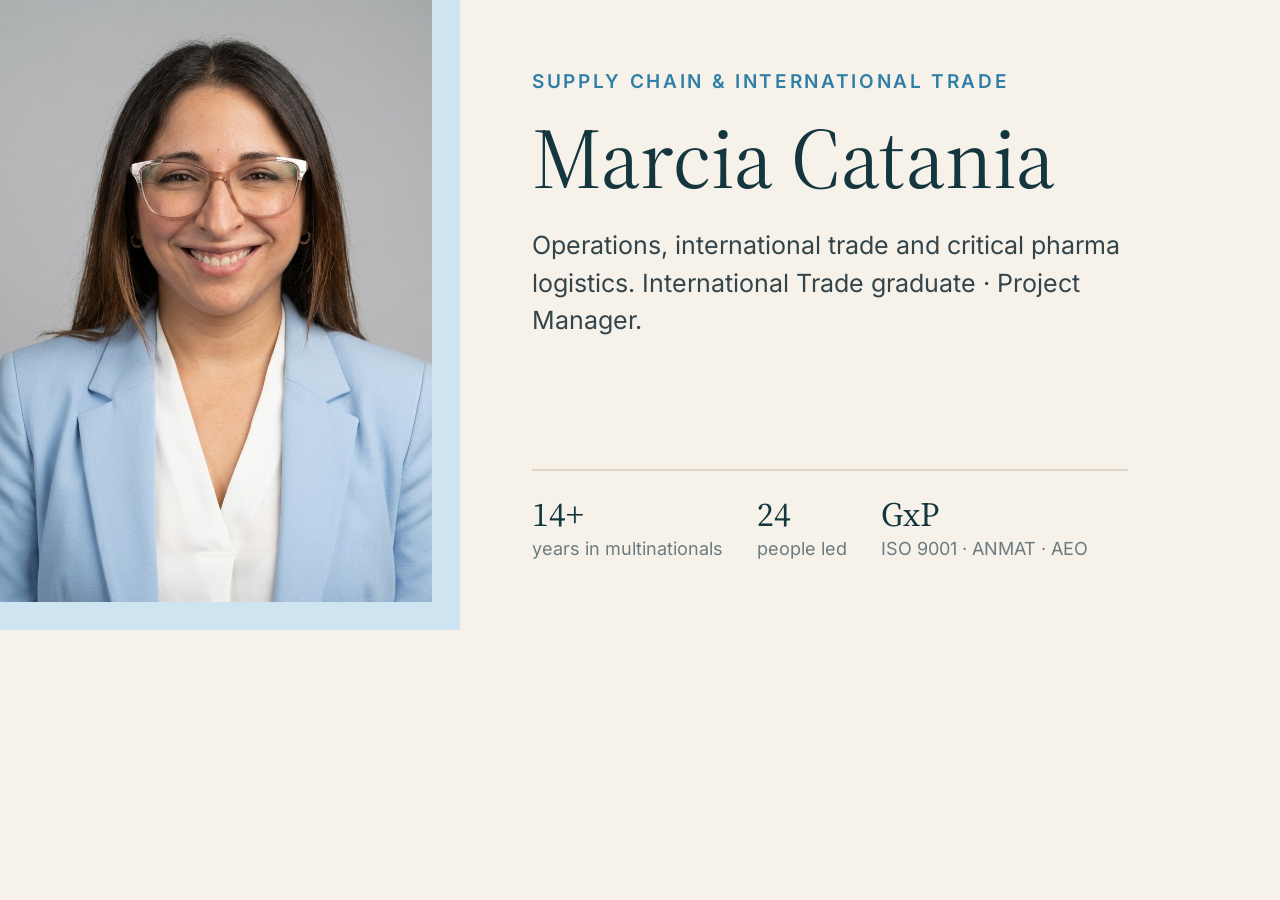
<file: scripts/vista_previa_en.html>
<!DOCTYPE html>
<html lang="en">
<head>
    <meta charset="UTF-8">
    <!-- Molde (versión en inglés) de la imagen que aparece al pegar el link en WhatsApp / LinkedIn (1200 × 630).
         No se publica: scripts/armar_imagenes.py le saca una captura y la guarda en sitio/img/vista-previa-en.jpg -->
    <link rel="stylesheet" href="../sitio/fuentes/fuentes.css">
    <style>
        * { margin: 0; padding: 0; box-sizing: border-box; }
        body { width: 1200px; height: 630px; overflow: hidden; background: #f6f2ea; font-family: 'Inter', sans-serif; color: #33454b;
               display: grid; grid-template-columns: 460px 1fr; }
        .foto { position: relative; background: #cfe4f1; }
        .foto img { position: absolute; inset: 0 28px 28px 0; width: calc(100% - 28px); height: calc(100% - 28px); object-fit: cover; object-position: top; }
        .texto { padding: 70px 72px; display: flex; flex-direction: column; }
        .volanta { font-size: 19px; font-weight: 600; letter-spacing: .14em; text-transform: uppercase; color: #2f7fa8; }
        h1 { font-family: 'Source Serif 4', serif; font-weight: 400; font-size: 86px; line-height: 1; color: #13363f; margin: 22px 0 26px; }
        p { font-size: 25px; line-height: 1.5; }
        .pie { margin-top: auto; padding-top: 26px; border-top: 2px solid #ddd5c6; display: flex; gap: 34px; font-size: 21px; color: #13363f; font-weight: 500; }
        .pie b { font-family: 'Source Serif 4', serif; font-weight: 400; font-size: 34px; display: block; line-height: 1; margin-bottom: 4px; }
        .pie span { color: #6b7b80; font-weight: 400; font-size: 18px; }
    </style>
</head>
<body>
    <div class="foto"><img src="../sitio/img/marcia.jpg" alt=""></div>
    <div class="texto">
        <span class="volanta">Supply Chain & International Trade</span>
        <h1>Marcia Catania</h1>
        <p>Operations, international trade and critical pharma logistics. International Trade graduate · Project Manager.</p>
        <div class="pie">
            <div><b>14+</b><span>years in multinationals</span></div>
            <div><b>24</b><span>people led</span></div>
            <div><b>GxP</b><span>ISO 9001 · ANMAT · AEO</span></div>
        </div>
    </div>
</body>
</html>
</file>
<file: sitio/fuentes/fuentes.css>
/* Copiado de Apuestas: solo Inter */
/* latin-ext */
@font-face {
  font-family: 'Inter';
  font-style: normal;
  font-weight: 300;
  font-display: swap;
  src: url(Inter-300-latin-ext.woff2) format('woff2');
  unicode-range: U+0100-02BA, U+02BD-02C5, U+02C7-02CC, U+02CE-02D7, U+02DD-02FF, U+0304, U+0308, U+0329, U+1D00-1DBF, U+1E00-1E9F, U+1EF2-1EFF, U+2020, U+20A0-20AB, U+20AD-20C0, U+2113, U+2C60-2C7F, U+A720-A7FF;
}
/* latin */
@font-face {
  font-family: 'Inter';
  font-style: normal;
  font-weight: 300;
  font-display: swap;
  src: url(Inter-300-latin.woff2) format('woff2');
  unicode-range: U+0000-00FF, U+0131, U+0152-0153, U+02BB-02BC, U+02C6, U+02DA, U+02DC, U+0304, U+0308, U+0329, U+2000-206F, U+20AC, U+2122, U+2191, U+2193, U+2212, U+2215, U+FEFF, U+FFFD;
}
/* latin-ext */
@font-face {
  font-family: 'Inter';
  font-style: normal;
  font-weight: 400;
  font-display: swap;
  src: url(Inter-400-latin-ext.woff2) format('woff2');
  unicode-range: U+0100-02BA, U+02BD-02C5, U+02C7-02CC, U+02CE-02D7, U+02DD-02FF, U+0304, U+0308, U+0329, U+1D00-1DBF, U+1E00-1E9F, U+1EF2-1EFF, U+2020, U+20A0-20AB, U+20AD-20C0, U+2113, U+2C60-2C7F, U+A720-A7FF;
}
/* latin */
@font-face {
  font-family: 'Inter';
  font-style: normal;
  font-weight: 400;
  font-display: swap;
  src: url(Inter-400-latin.woff2) format('woff2');
  unicode-range: U+0000-00FF, U+0131, U+0152-0153, U+02BB-02BC, U+02C6, U+02DA, U+02DC, U+0304, U+0308, U+0329, U+2000-206F, U+20AC, U+2122, U+2191, U+2193, U+2212, U+2215, U+FEFF, U+FFFD;
}
/* latin-ext */
@font-face {
  font-family: 'Inter';
  font-style: normal;
  font-weight: 500;
  font-display: swap;
  src: url(Inter-500-latin-ext.woff2) format('woff2');
  unicode-range: U+0100-02BA, U+02BD-02C5, U+02C7-02CC, U+02CE-02D7, U+02DD-02FF, U+0304, U+0308, U+0329, U+1D00-1DBF, U+1E00-1E9F, U+1EF2-1EFF, U+2020, U+20A0-20AB, U+20AD-20C0, U+2113, U+2C60-2C7F, U+A720-A7FF;
}
/* latin */
@font-face {
  font-family: 'Inter';
  font-style: normal;
  font-weight: 500;
  font-display: swap;
  src: url(Inter-500-latin.woff2) format('woff2');
  unicode-range: U+0000-00FF, U+0131, U+0152-0153, U+02BB-02BC, U+02C6, U+02DA, U+02DC, U+0304, U+0308, U+0329, U+2000-206F, U+20AC, U+2122, U+2191, U+2193, U+2212, U+2215, U+FEFF, U+FFFD;
}
/* latin-ext */
@font-face {
  font-family: 'Inter';
  font-style: normal;
  font-weight: 600;
  font-display: swap;
  src: url(Inter-600-latin-ext.woff2) format('woff2');
  unicode-range: U+0100-02BA, U+02BD-02C5, U+02C7-02CC, U+02CE-02D7, U+02DD-02FF, U+0304, U+0308, U+0329, U+1D00-1DBF, U+1E00-1E9F, U+1EF2-1EFF, U+2020, U+20A0-20AB, U+20AD-20C0, U+2113, U+2C60-2C7F, U+A720-A7FF;
}
/* latin */
@font-face {
  font-family: 'Inter';
  font-style: normal;
  font-weight: 600;
  font-display: swap;
  src: url(Inter-600-latin.woff2) format('woff2');
  unicode-range: U+0000-00FF, U+0131, U+0152-0153, U+02BB-02BC, U+02C6, U+02DA, U+02DC, U+0304, U+0308, U+0329, U+2000-206F, U+20AC, U+2122, U+2191, U+2193, U+2212, U+2215, U+FEFF, U+FFFD;
}
/* latin-ext */
@font-face {
  font-family: 'Inter';
  font-style: normal;
  font-weight: 700;
  font-display: swap;
  src: url(Inter-700-latin-ext.woff2) format('woff2');
  unicode-range: U+0100-02BA, U+02BD-02C5, U+02C7-02CC, U+02CE-02D7, U+02DD-02FF, U+0304, U+0308, U+0329, U+1D00-1DBF, U+1E00-1E9F, U+1EF2-1EFF, U+2020, U+20A0-20AB, U+20AD-20C0, U+2113, U+2C60-2C7F, U+A720-A7FF;
}
/* latin */
@font-face {
  font-family: 'Inter';
  font-style: normal;
  font-weight: 700;
  font-display: swap;
  src: url(Inter-700-latin.woff2) format('woff2');
  unicode-range: U+0000-00FF, U+0131, U+0152-0153, U+02BB-02BC, U+02C6, U+02DA, U+02DC, U+0304, U+0308, U+0329, U+2000-206F, U+20AC, U+2122, U+2191, U+2193, U+2212, U+2215, U+FEFF, U+FFFD;
}
/* latin-ext */
@font-face {
  font-family: 'Inter';
  font-style: normal;
  font-weight: 800;
  font-display: swap;
  src: url(Inter-800-latin-ext.woff2) format('woff2');
  unicode-range: U+0100-02BA, U+02BD-02C5, U+02C7-02CC, U+02CE-02D7, U+02DD-02FF, U+0304, U+0308, U+0329, U+1D00-1DBF, U+1E00-1E9F, U+1EF2-1EFF, U+2020, U+20A0-20AB, U+20AD-20C0, U+2113, U+2C60-2C7F, U+A720-A7FF;
}
/* latin */
@font-face {
  font-family: 'Inter';
  font-style: normal;
  font-weight: 800;
  font-display: swap;
  src: url(Inter-800-latin.woff2) format('woff2');
  unicode-range: U+0000-00FF, U+0131, U+0152-0153, U+02BB-02BC, U+02C6, U+02DA, U+02DC, U+0304, U+0308, U+0329, U+2000-206F, U+20AC, U+2122, U+2191, U+2193, U+2212, U+2215, U+FEFF, U+FFFD;
}
/* latin-ext */
@font-face {
  font-family: 'Inter';
  font-style: normal;
  font-weight: 900;
  font-display: swap;
  src: url(Inter-900-latin-ext.woff2) format('woff2');
  unicode-range: U+0100-02BA, U+02BD-02C5, U+02C7-02CC, U+02CE-02D7, U+02DD-02FF, U+0304, U+0308, U+0329, U+1D00-1DBF, U+1E00-1E9F, U+1EF2-1EFF, U+2020, U+20A0-20AB, U+20AD-20C0, U+2113, U+2C60-2C7F, U+A720-A7FF;
}
/* latin */
@font-face {
  font-family: 'Inter';
  font-style: normal;
  font-weight: 900;
  font-display: swap;
  src: url(Inter-900-latin.woff2) format('woff2');
  unicode-range: U+0000-00FF, U+0131, U+0152-0153, U+02BB-02BC, U+02C6, U+02DA, U+02DC, U+0304, U+0308, U+0329, U+2000-206F, U+20AC, U+2122, U+2191, U+2193, U+2212, U+2215, U+FEFF, U+FFFD;
}

/* Source Serif 4 (licencia OFL), bajada de Google Fonts el 19/10/2026: fuente variable 400-600 */
/* latin-ext */
@font-face {
  font-family: 'Source Serif 4';
  font-style: italic;
  font-weight: 400 600;
  font-display: swap;
  src: url(SourceSerif4-italic-latin-ext.woff2) format('woff2');
  unicode-range: U+0100-02BA, U+02BD-02C5, U+02C7-02CC, U+02CE-02D7, U+02DD-02FF, U+0304, U+0308, U+0329, U+1D00-1DBF, U+1E00-1E9F, U+1EF2-1EFF, U+2020, U+20A0-20AB, U+20AD-20C4, U+2113, U+2C60-2C7F, U+A720-A7FF;
}
/* latin */
@font-face {
  font-family: 'Source Serif 4';
  font-style: italic;
  font-weight: 400 600;
  font-display: swap;
  src: url(SourceSerif4-italic-latin.woff2) format('woff2');
  unicode-range: U+0000-00FF, U+0131, U+0152-0153, U+02BB-02BC, U+02C6, U+02DA, U+02DC, U+0304, U+0308, U+0329, U+2000-206F, U+20AC, U+2122, U+2191, U+2193, U+2212, U+2215, U+FEFF, U+FFFD;
}
/* latin-ext */
@font-face {
  font-family: 'Source Serif 4';
  font-style: normal;
  font-weight: 400 600;
  font-display: swap;
  src: url(SourceSerif4-normal-latin-ext.woff2) format('woff2');
  unicode-range: U+0100-02BA, U+02BD-02C5, U+02C7-02CC, U+02CE-02D7, U+02DD-02FF, U+0304, U+0308, U+0329, U+1D00-1DBF, U+1E00-1E9F, U+1EF2-1EFF, U+2020, U+20A0-20AB, U+20AD-20C4, U+2113, U+2C60-2C7F, U+A720-A7FF;
}
/* latin */
@font-face {
  font-family: 'Source Serif 4';
  font-style: normal;
  font-weight: 400 600;
  font-display: swap;
  src: url(SourceSerif4-normal-latin.woff2) format('woff2');
  unicode-range: U+0000-00FF, U+0131, U+0152-0153, U+02BB-02BC, U+02C6, U+02DA, U+02DC, U+0304, U+0308, U+0329, U+2000-206F, U+20AC, U+2122, U+2191, U+2193, U+2212, U+2215, U+FEFF, U+FFFD;
}
</file>
<file: sitio/css/app.css>
*,:after,:before{--tw-border-spacing-x:0;--tw-border-spacing-y:0;--tw-translate-x:0;--tw-translate-y:0;--tw-rotate:0;--tw-skew-x:0;--tw-skew-y:0;--tw-scale-x:1;--tw-scale-y:1;--tw-pan-x: ;--tw-pan-y: ;--tw-pinch-zoom: ;--tw-scroll-snap-strictness:proximity;--tw-gradient-from-position: ;--tw-gradient-via-position: ;--tw-gradient-to-position: ;--tw-ordinal: ;--tw-slashed-zero: ;--tw-numeric-figure: ;--tw-numeric-spacing: ;--tw-numeric-fraction: ;--tw-ring-inset: ;--tw-ring-offset-width:0px;--tw-ring-offset-color:#fff;--tw-ring-color:rgba(59,130,246,.5);--tw-ring-offset-shadow:0 0 #0000;--tw-ring-shadow:0 0 #0000;--tw-shadow:0 0 #0000;--tw-shadow-colored:0 0 #0000;--tw-blur: ;--tw-brightness: ;--tw-contrast: ;--tw-grayscale: ;--tw-hue-rotate: ;--tw-invert: ;--tw-saturate: ;--tw-sepia: ;--tw-drop-shadow: ;--tw-backdrop-blur: ;--tw-backdrop-brightness: ;--tw-backdrop-contrast: ;--tw-backdrop-grayscale: ;--tw-backdrop-hue-rotate: ;--tw-backdrop-invert: ;--tw-backdrop-opacity: ;--tw-backdrop-saturate: ;--tw-backdrop-sepia: ;--tw-contain-size: ;--tw-contain-layout: ;--tw-contain-paint: ;--tw-contain-style: }::backdrop{--tw-border-spacing-x:0;--tw-border-spacing-y:0;--tw-translate-x:0;--tw-translate-y:0;--tw-rotate:0;--tw-skew-x:0;--tw-skew-y:0;--tw-scale-x:1;--tw-scale-y:1;--tw-pan-x: ;--tw-pan-y: ;--tw-pinch-zoom: ;--tw-scroll-snap-strictness:proximity;--tw-gradient-from-position: ;--tw-gradient-via-position: ;--tw-gradient-to-position: ;--tw-ordinal: ;--tw-slashed-zero: ;--tw-numeric-figure: ;--tw-numeric-spacing: ;--tw-numeric-fraction: ;--tw-ring-inset: ;--tw-ring-offset-width:0px;--tw-ring-offset-color:#fff;--tw-ring-color:rgba(59,130,246,.5);--tw-ring-offset-shadow:0 0 #0000;--tw-ring-shadow:0 0 #0000;--tw-shadow:0 0 #0000;--tw-shadow-colored:0 0 #0000;--tw-blur: ;--tw-brightness: ;--tw-contrast: ;--tw-grayscale: ;--tw-hue-rotate: ;--tw-invert: ;--tw-saturate: ;--tw-sepia: ;--tw-drop-shadow: ;--tw-backdrop-blur: ;--tw-backdrop-brightness: ;--tw-backdrop-contrast: ;--tw-backdrop-grayscale: ;--tw-backdrop-hue-rotate: ;--tw-backdrop-invert: ;--tw-backdrop-opacity: ;--tw-backdrop-saturate: ;--tw-backdrop-sepia: ;--tw-contain-size: ;--tw-contain-layout: ;--tw-contain-paint: ;--tw-contain-style: }
/*! tailwindcss v3.4.17 | MIT License | https://tailwindcss.com*/*,:after,:before{border:0 solid #e5e7eb;box-sizing:border-box}:after,:before{--tw-content:""}:host,html{line-height:1.5;-webkit-text-size-adjust:100%;font-family:Inter,sans-serif;font-feature-settings:normal;font-variation-settings:normal;-moz-tab-size:4;-o-tab-size:4;tab-size:4;-webkit-tap-highlight-color:transparent}body{line-height:inherit;margin:0}hr{border-top-width:1px;color:inherit;height:0}abbr:where([title]){-webkit-text-decoration:underline dotted;text-decoration:underline dotted}h1,h2,h3,h4,h5,h6{font-size:inherit;font-weight:inherit}a{color:inherit;text-decoration:inherit}b,strong{font-weight:bolder}code,kbd,pre,samp{font-family:ui-monospace,SFMono-Regular,Menlo,Monaco,Consolas,Liberation Mono,Courier New,monospace;font-feature-settings:normal;font-size:1em;font-variation-settings:normal}small{font-size:80%}sub,sup{font-size:75%;line-height:0;position:relative;vertical-align:baseline}sub{bottom:-.25em}sup{top:-.5em}table{border-collapse:collapse;border-color:inherit;text-indent:0}button,input,optgroup,select,textarea{color:inherit;font-family:inherit;font-feature-settings:inherit;font-size:100%;font-variation-settings:inherit;font-weight:inherit;letter-spacing:inherit;line-height:inherit;margin:0;padding:0}button,select{text-transform:none}button,input:where([type=button]),input:where([type=reset]),input:where([type=submit]){-webkit-appearance:button;background-color:transparent;background-image:none}:-moz-focusring{outline:auto}:-moz-ui-invalid{box-shadow:none}progress{vertical-align:baseline}::-webkit-inner-spin-button,::-webkit-outer-spin-button{height:auto}[type=search]{-webkit-appearance:textfield;outline-offset:-2px}::-webkit-search-decoration{-webkit-appearance:none}::-webkit-file-upload-button{-webkit-appearance:button;font:inherit}summary{display:list-item}blockquote,dd,dl,figure,h1,h2,h3,h4,h5,h6,hr,p,pre{margin:0}fieldset{margin:0}fieldset,legend{padding:0}menu,ol,ul{list-style:none;margin:0;padding:0}dialog{padding:0}textarea{resize:vertical}input::-moz-placeholder,textarea::-moz-placeholder{color:#9ca3af;opacity:1}input::placeholder,textarea::placeholder{color:#9ca3af;opacity:1}[role=button],button{cursor:pointer}:disabled{cursor:default}audio,canvas,embed,iframe,img,object,svg,video{display:block;vertical-align:middle}img,video{height:auto;max-width:100%}[hidden]:where(:not([hidden=until-found])){display:none}html{scroll-behavior:smooth;scroll-padding-top:5rem}body{--tw-bg-opacity:1;background-color:rgb(246 242 234/var(--tw-bg-opacity,1));font-family:Inter,sans-serif;--tw-text-opacity:1;color:rgb(51 69 75/var(--tw-text-opacity,1));-webkit-font-smoothing:antialiased;-moz-osx-font-smoothing:grayscale}::-moz-selection{--tw-bg-opacity:1;background-color:rgb(19 54 63/var(--tw-bg-opacity,1));--tw-text-opacity:1;color:rgb(255 255 255/var(--tw-text-opacity,1))}::selection{--tw-bg-opacity:1;background-color:rgb(19 54 63/var(--tw-bg-opacity,1));--tw-text-opacity:1;color:rgb(255 255 255/var(--tw-text-opacity,1))}svg.lucide{flex-shrink:0;height:1em;width:1em}.envoltura{margin-left:auto;margin-right:auto;max-width:72rem;padding-left:1.25rem;padding-right:1.25rem}@media (min-width:640px){.envoltura{padding-left:2rem;padding-right:2rem}}@media (min-width:1024px){.envoltura{padding-left:3rem;padding-right:3rem}}.volanta{display:block;font-size:.75rem;font-weight:600;letter-spacing:.14em;line-height:1rem;text-transform:uppercase;--tw-text-opacity:1;color:rgb(47 127 168/var(--tw-text-opacity,1))}.titulo-seccion{font-family:"Source Serif 4",Georgia,serif;font-size:1.875rem;font-weight:400;line-height:2.25rem;margin-bottom:2.5rem;margin-top:.5rem;--tw-text-opacity:1;color:rgb(19 54 63/var(--tw-text-opacity,1))}@media (min-width:640px){.titulo-seccion{font-size:2.25rem;line-height:2.5rem}}.enlace-menu{transition-duration:.15s;transition-property:color,background-color,border-color,text-decoration-color,fill,stroke;transition-timing-function:cubic-bezier(.4,0,.2,1)}.enlace-menu:hover{--tw-text-opacity:1;color:rgb(19 54 63/var(--tw-text-opacity,1))}.btn-primario{align-items:center;border-radius:.125rem;display:inline-flex;font-size:.875rem;font-weight:600;gap:.5rem;line-height:1.25rem;padding:.75rem 1.25rem;transition-duration:.15s;transition-property:color,background-color,border-color,text-decoration-color,fill,stroke;transition-timing-function:cubic-bezier(.4,0,.2,1);--tw-bg-opacity:1;background-color:rgb(19 54 63/var(--tw-bg-opacity,1));--tw-text-opacity:1;color:rgb(255 255 255/var(--tw-text-opacity,1))}.btn-primario:hover{--tw-bg-opacity:1;background-color:rgb(47 127 168/var(--tw-bg-opacity,1))}.btn-secundario{align-items:center;border-radius:.125rem;border-width:1px;display:inline-flex;font-size:.875rem;font-weight:600;gap:.5rem;line-height:1.25rem;padding:.75rem 1.25rem;transition-duration:.15s;transition-property:color,background-color,border-color,text-decoration-color,fill,stroke;transition-timing-function:cubic-bezier(.4,0,.2,1);--tw-border-opacity:1;border-color:rgb(19 54 63/var(--tw-border-opacity,1));--tw-text-opacity:1;color:rgb(19 54 63/var(--tw-text-opacity,1))}.btn-secundario:hover{--tw-bg-opacity:1;background-color:rgb(19 54 63/var(--tw-bg-opacity,1));--tw-text-opacity:1;color:rgb(255 255 255/var(--tw-text-opacity,1))}.impacto{border-left-width:3px;margin-top:1rem;--tw-border-opacity:1;border-color:rgb(207 228 241/var(--tw-border-opacity,1));padding-left:1rem;--tw-text-opacity:1;color:rgb(19 54 63/var(--tw-text-opacity,1))}.lista{list-style-type:disc}.lista>:not([hidden])~:not([hidden]){--tw-space-y-reverse:0;margin-bottom:calc(.375rem*var(--tw-space-y-reverse));margin-top:calc(.375rem*(1 - var(--tw-space-y-reverse)))}.lista{padding-left:1.25rem}.lista ::marker{color:#2f7fa8}.lista::marker{color:#2f7fa8}.idiomas{align-items:center;border-radius:9999px;border-width:1px;display:flex;overflow:hidden;--tw-border-opacity:1;border-color:rgb(221 213 198/var(--tw-border-opacity,1));font-size:.75rem;font-weight:600;line-height:1rem}.idiomas>*{padding:.25rem .625rem}.idiomas>span{--tw-bg-opacity:1;background-color:rgb(19 54 63/var(--tw-bg-opacity,1));--tw-text-opacity:1;color:rgb(255 255 255/var(--tw-text-opacity,1))}.idiomas>a{--tw-text-opacity:1;color:rgb(107 123 128/var(--tw-text-opacity,1));transition-duration:.15s;transition-property:color,background-color,border-color,text-decoration-color,fill,stroke;transition-timing-function:cubic-bezier(.4,0,.2,1)}.idiomas>a:hover{--tw-text-opacity:1;color:rgb(19 54 63/var(--tw-text-opacity,1))}.collapse{visibility:collapse}.absolute{position:absolute}.relative{position:relative}.sticky{position:sticky}.inset-0{inset:0}.top-0{top:0}.z-50{z-index:50}.order-first{order:-9999}.\!mb-4{margin-bottom:1rem!important}.mb-1{margin-bottom:.25rem}.mb-12{margin-bottom:3rem}.mb-2{margin-bottom:.5rem}.mb-3{margin-bottom:.75rem}.mb-4{margin-bottom:1rem}.mb-5{margin-bottom:1.25rem}.mb-6{margin-bottom:1.5rem}.mr-6{margin-right:1.5rem}.mt-0\.5{margin-top:.125rem}.mt-1{margin-top:.25rem}.mt-14{margin-top:3.5rem}.mt-2{margin-top:.5rem}.mt-20{margin-top:5rem}.mt-3{margin-top:.75rem}.mt-4{margin-top:1rem}.mt-7{margin-top:1.75rem}.mt-8{margin-top:2rem}.block{display:block}.flex{display:flex}.inline-flex{display:inline-flex}.grid{display:grid}.hidden{display:none}.aspect-\[4\/5\]{aspect-ratio:4/5}.h-16{height:4rem}.h-2{height:.5rem}.h-4{height:1rem}.w-2{width:.5rem}.w-4{width:1rem}.w-\[240px\]{width:240px}.w-full{width:100%}.max-w-2xl{max-width:42rem}.max-w-xl{max-width:36rem}.translate-x-6{--tw-translate-x:1.5rem}.translate-x-6,.translate-y-6{transform:translate(var(--tw-translate-x),var(--tw-translate-y)) rotate(var(--tw-rotate)) skewX(var(--tw-skew-x)) skewY(var(--tw-skew-y)) scaleX(var(--tw-scale-x)) scaleY(var(--tw-scale-y))}.translate-y-6{--tw-translate-y:1.5rem}.flex-wrap{flex-wrap:wrap}.items-end{align-items:flex-end}.items-center{align-items:center}.justify-between{justify-content:space-between}.gap-1\.5{gap:.375rem}.gap-10{gap:2.5rem}.gap-12{gap:3rem}.gap-2{gap:.5rem}.gap-3{gap:.75rem}.gap-4{gap:1rem}.gap-7{gap:1.75rem}.gap-8{gap:2rem}.gap-x-6{-moz-column-gap:1.5rem;column-gap:1.5rem}.gap-x-8{-moz-column-gap:2rem;column-gap:2rem}.gap-y-10{row-gap:2.5rem}.gap-y-2{row-gap:.5rem}.gap-y-5{row-gap:1.25rem}.space-y-12>:not([hidden])~:not([hidden]){--tw-space-y-reverse:0;margin-bottom:calc(3rem*var(--tw-space-y-reverse));margin-top:calc(3rem*(1 - var(--tw-space-y-reverse)))}.space-y-3>:not([hidden])~:not([hidden]){--tw-space-y-reverse:0;margin-bottom:calc(.75rem*var(--tw-space-y-reverse));margin-top:calc(.75rem*(1 - var(--tw-space-y-reverse)))}.divide-y>:not([hidden])~:not([hidden]){--tw-divide-y-reverse:0;border-bottom-width:calc(1px*var(--tw-divide-y-reverse));border-top-width:calc(1px*(1 - var(--tw-divide-y-reverse)))}.divide-linea>:not([hidden])~:not([hidden]){--tw-divide-opacity:1;border-color:rgb(221 213 198/var(--tw-divide-opacity,1))}.rounded-full{border-radius:9999px}.border{border-width:1px}.border-y{border-top-width:1px}.border-b,.border-y{border-bottom-width:1px}.border-t{border-top-width:1px}.border-t-2{border-top-width:2px}.border-linea{--tw-border-opacity:1;border-color:rgb(221 213 198/var(--tw-border-opacity,1))}.border-tinta{--tw-border-opacity:1;border-color:rgb(19 54 63/var(--tw-border-opacity,1))}.border-white\/10{border-color:hsla(0,0%,100%,.1)}.border-white\/20{border-color:hsla(0,0%,100%,.2)}.bg-celeste{--tw-bg-opacity:1;background-color:rgb(207 228 241/var(--tw-bg-opacity,1))}.bg-emerald-500{--tw-bg-opacity:1;background-color:rgb(16 185 129/var(--tw-bg-opacity,1))}.bg-fondo\/90{background-color:hsla(40,40%,94%,.9)}.bg-papel{--tw-bg-opacity:1;background-color:rgb(251 249 245/var(--tw-bg-opacity,1))}.bg-tinta{--tw-bg-opacity:1;background-color:rgb(19 54 63/var(--tw-bg-opacity,1))}.object-cover{-o-object-fit:cover;object-fit:cover}.object-top{-o-object-position:top;object-position:top}.p-1{padding:.25rem}.p-6{padding:1.5rem}.px-3{padding-left:.75rem;padding-right:.75rem}.py-1\.5{padding-bottom:.375rem;padding-top:.375rem}.py-16{padding-bottom:4rem;padding-top:4rem}.py-20{padding-bottom:5rem;padding-top:5rem}.py-3{padding-bottom:.75rem;padding-top:.75rem}.py-6{padding-bottom:1.5rem;padding-top:1.5rem}.py-7{padding-bottom:1.75rem;padding-top:1.75rem}.pb-0\.5{padding-bottom:.125rem}.pb-14{padding-bottom:3.5rem}.pb-24{padding-bottom:6rem}.pb-3{padding-bottom:.75rem}.pb-4{padding-bottom:1rem}.pb-8{padding-bottom:2rem}.pt-12{padding-top:3rem}.pt-20{padding-top:5rem}.pt-24{padding-top:6rem}.pt-5{padding-top:1.25rem}.pt-6{padding-top:1.5rem}.font-serif{font-family:"Source Serif 4",Georgia,serif}.text-2xl{font-size:1.5rem;line-height:2rem}.text-3xl{font-size:1.875rem;line-height:2.25rem}.text-5xl{font-size:3rem;line-height:1}.text-\[13px\]{font-size:13px}.text-\[15px\]{font-size:15px}.text-\[17px\]{font-size:17px}.text-\[2\.5rem\]{font-size:2.5rem}.text-base{font-size:1rem;line-height:1.5rem}.text-lg{font-size:1.125rem;line-height:1.75rem}.text-sm{font-size:.875rem;line-height:1.25rem}.text-xl{font-size:1.25rem;line-height:1.75rem}.text-xs{font-size:.75rem;line-height:1rem}.font-medium{font-weight:500}.font-normal{font-weight:400}.font-semibold{font-weight:600}.uppercase{text-transform:uppercase}.leading-\[1\.05\]{line-height:1.05}.leading-none{line-height:1}.leading-relaxed{line-height:1.625}.leading-tight{line-height:1.25}.tracking-tight{letter-spacing:-.025em}.tracking-wider{letter-spacing:.05em}.\!text-celeste{--tw-text-opacity:1!important;color:rgb(207 228 241/var(--tw-text-opacity,1))!important}.\!text-white{--tw-text-opacity:1!important;color:rgb(255 255 255/var(--tw-text-opacity,1))!important}.text-acento{--tw-text-opacity:1;color:rgb(47 127 168/var(--tw-text-opacity,1))}.text-celeste{--tw-text-opacity:1;color:rgb(207 228 241/var(--tw-text-opacity,1))}.text-suave{--tw-text-opacity:1;color:rgb(107 123 128/var(--tw-text-opacity,1))}.text-tinta{--tw-text-opacity:1;color:rgb(19 54 63/var(--tw-text-opacity,1))}.text-white{--tw-text-opacity:1;color:rgb(255 255 255/var(--tw-text-opacity,1))}.text-white\/40{color:hsla(0,0%,100%,.4)}.text-white\/50{color:hsla(0,0%,100%,.5)}.text-white\/70{color:hsla(0,0%,100%,.7)}.text-white\/80{color:hsla(0,0%,100%,.8)}.ring-4{--tw-ring-offset-shadow:var(--tw-ring-inset) 0 0 0 var(--tw-ring-offset-width) var(--tw-ring-offset-color);--tw-ring-shadow:var(--tw-ring-inset) 0 0 0 calc(4px + var(--tw-ring-offset-width)) var(--tw-ring-color);box-shadow:var(--tw-ring-offset-shadow),var(--tw-ring-shadow),var(--tw-shadow,0 0 #0000)}.ring-emerald-500\/15{--tw-ring-color:rgba(16,185,129,.15)}.backdrop-blur-md{--tw-backdrop-blur:blur(12px);-webkit-backdrop-filter:var(--tw-backdrop-blur) var(--tw-backdrop-brightness) var(--tw-backdrop-contrast) var(--tw-backdrop-grayscale) var(--tw-backdrop-hue-rotate) var(--tw-backdrop-invert) var(--tw-backdrop-opacity) var(--tw-backdrop-saturate) var(--tw-backdrop-sepia);backdrop-filter:var(--tw-backdrop-blur) var(--tw-backdrop-brightness) var(--tw-backdrop-contrast) var(--tw-backdrop-grayscale) var(--tw-backdrop-hue-rotate) var(--tw-backdrop-invert) var(--tw-backdrop-opacity) var(--tw-backdrop-saturate) var(--tw-backdrop-sepia)}.transition{transition-duration:.15s;transition-property:color,background-color,border-color,text-decoration-color,fill,stroke,opacity,box-shadow,transform,filter,-webkit-backdrop-filter;transition-property:color,background-color,border-color,text-decoration-color,fill,stroke,opacity,box-shadow,transform,filter,backdrop-filter;transition-property:color,background-color,border-color,text-decoration-color,fill,stroke,opacity,box-shadow,transform,filter,backdrop-filter,-webkit-backdrop-filter;transition-timing-function:cubic-bezier(.4,0,.2,1)}.transition-colors{transition-duration:.15s;transition-property:color,background-color,border-color,text-decoration-color,fill,stroke;transition-timing-function:cubic-bezier(.4,0,.2,1)}.hover\:text-white:hover{--tw-text-opacity:1;color:rgb(255 255 255/var(--tw-text-opacity,1))}@media (min-width:640px){.sm\:inline{display:inline}.sm\:w-full{width:100%}.sm\:max-w-sm{max-width:24rem}.sm\:grid-cols-2{grid-template-columns:repeat(2,minmax(0,1fr))}.sm\:grid-cols-3{grid-template-columns:repeat(3,minmax(0,1fr))}.sm\:divide-x>:not([hidden])~:not([hidden]){--tw-divide-x-reverse:0;border-left-width:calc(1px*(1 - var(--tw-divide-x-reverse)));border-right-width:calc(1px*var(--tw-divide-x-reverse))}.sm\:divide-y-0>:not([hidden])~:not([hidden]){--tw-divide-y-reverse:0;border-bottom-width:calc(0px*var(--tw-divide-y-reverse));border-top-width:calc(0px*(1 - var(--tw-divide-y-reverse)))}.sm\:p-8{padding:2rem}.sm\:px-8{padding-right:2rem}.sm\:pl-8,.sm\:px-8{padding-left:2rem}.sm\:pr-8{padding-right:2rem}.sm\:text-4xl{font-size:2.25rem;line-height:2.5rem}.sm\:text-5xl{font-size:3rem;line-height:1}}@media (min-width:768px){.md\:flex{display:flex}.md\:hidden{display:none}.md\:grid-cols-\[1\.4fr_1fr\]{grid-template-columns:1.4fr 1fr}.md\:grid-cols-\[200px_1fr\]{grid-template-columns:200px 1fr}.md\:gap-10{gap:2.5rem}}@media (min-width:1024px){.lg\:order-none{order:0}.lg\:max-w-none{max-width:none}.lg\:grid-cols-2{grid-template-columns:repeat(2,minmax(0,1fr))}.lg\:grid-cols-4{grid-template-columns:repeat(4,minmax(0,1fr))}.lg\:grid-cols-\[1\.35fr_1fr\]{grid-template-columns:1.35fr 1fr}.lg\:gap-16{gap:4rem}.lg\:pt-16{padding-top:4rem}.lg\:text-\[3\.6rem\]{font-size:3.6rem}}
</file>
